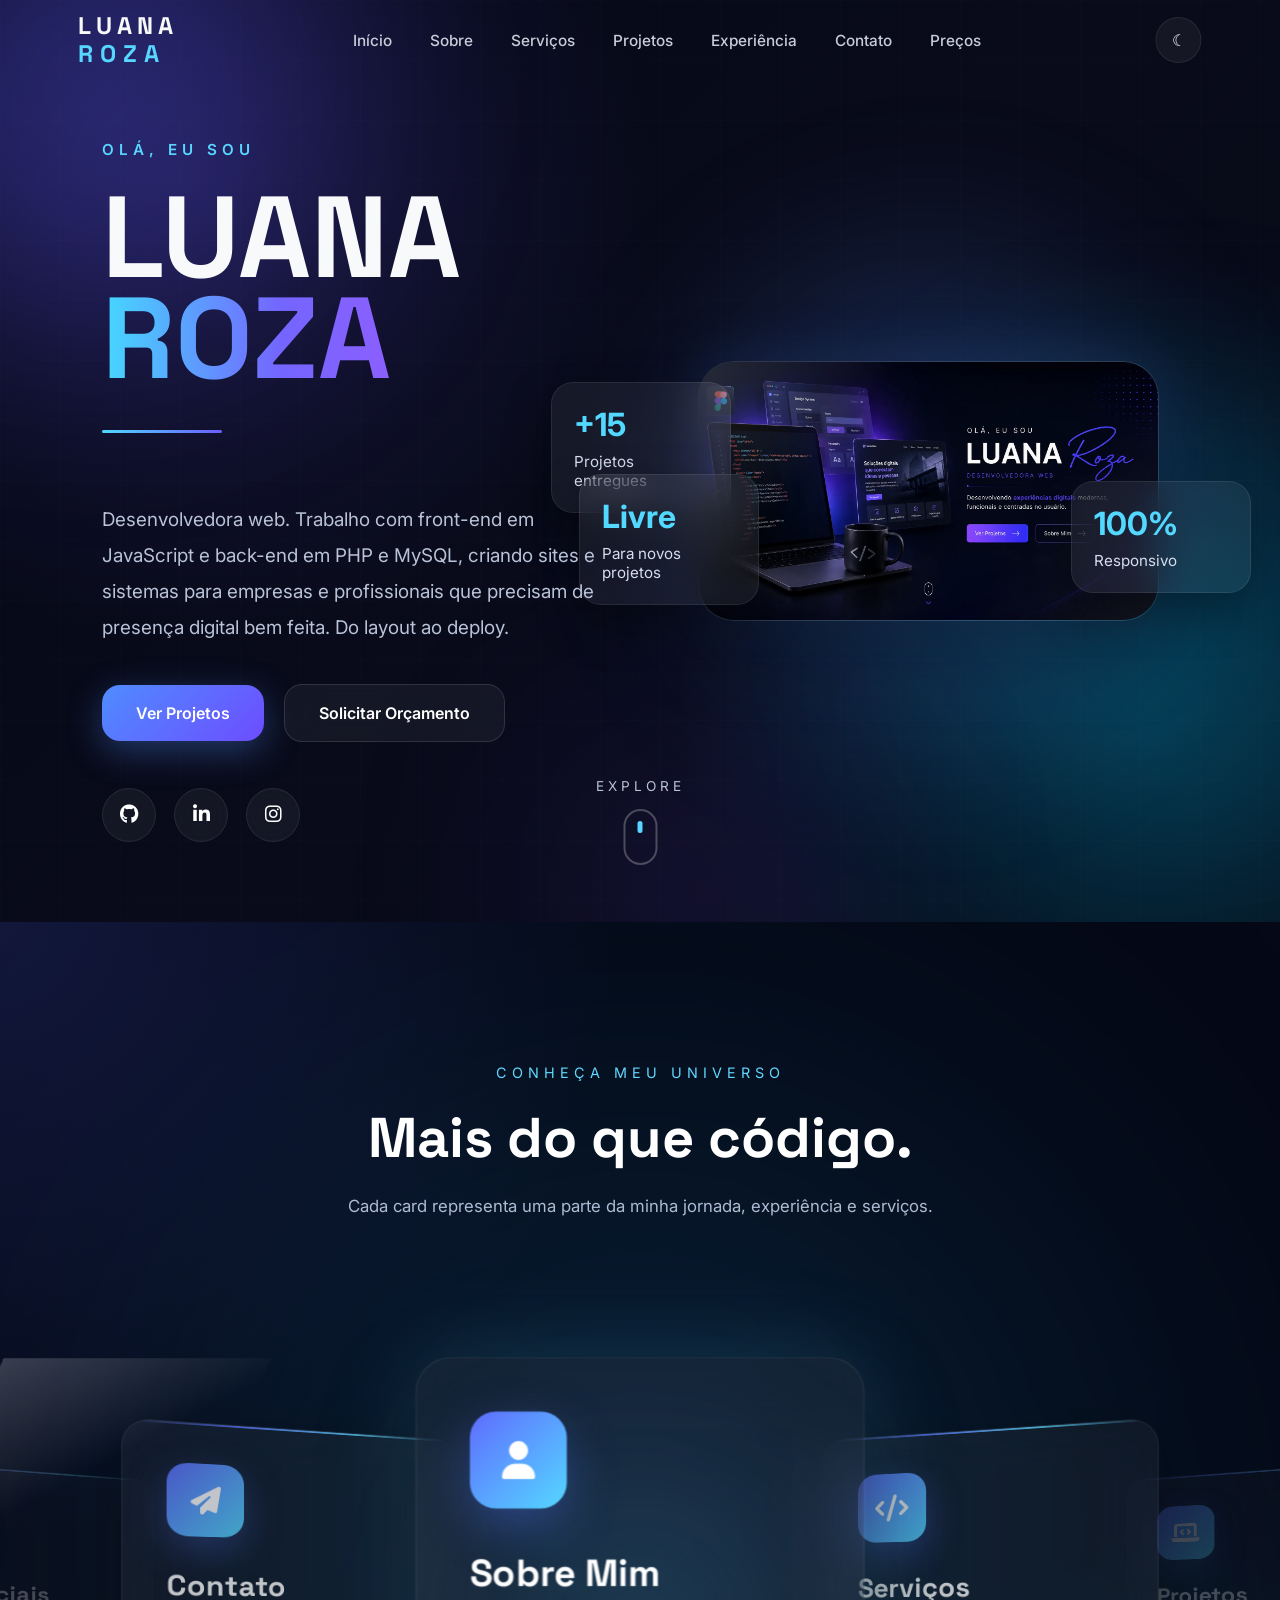
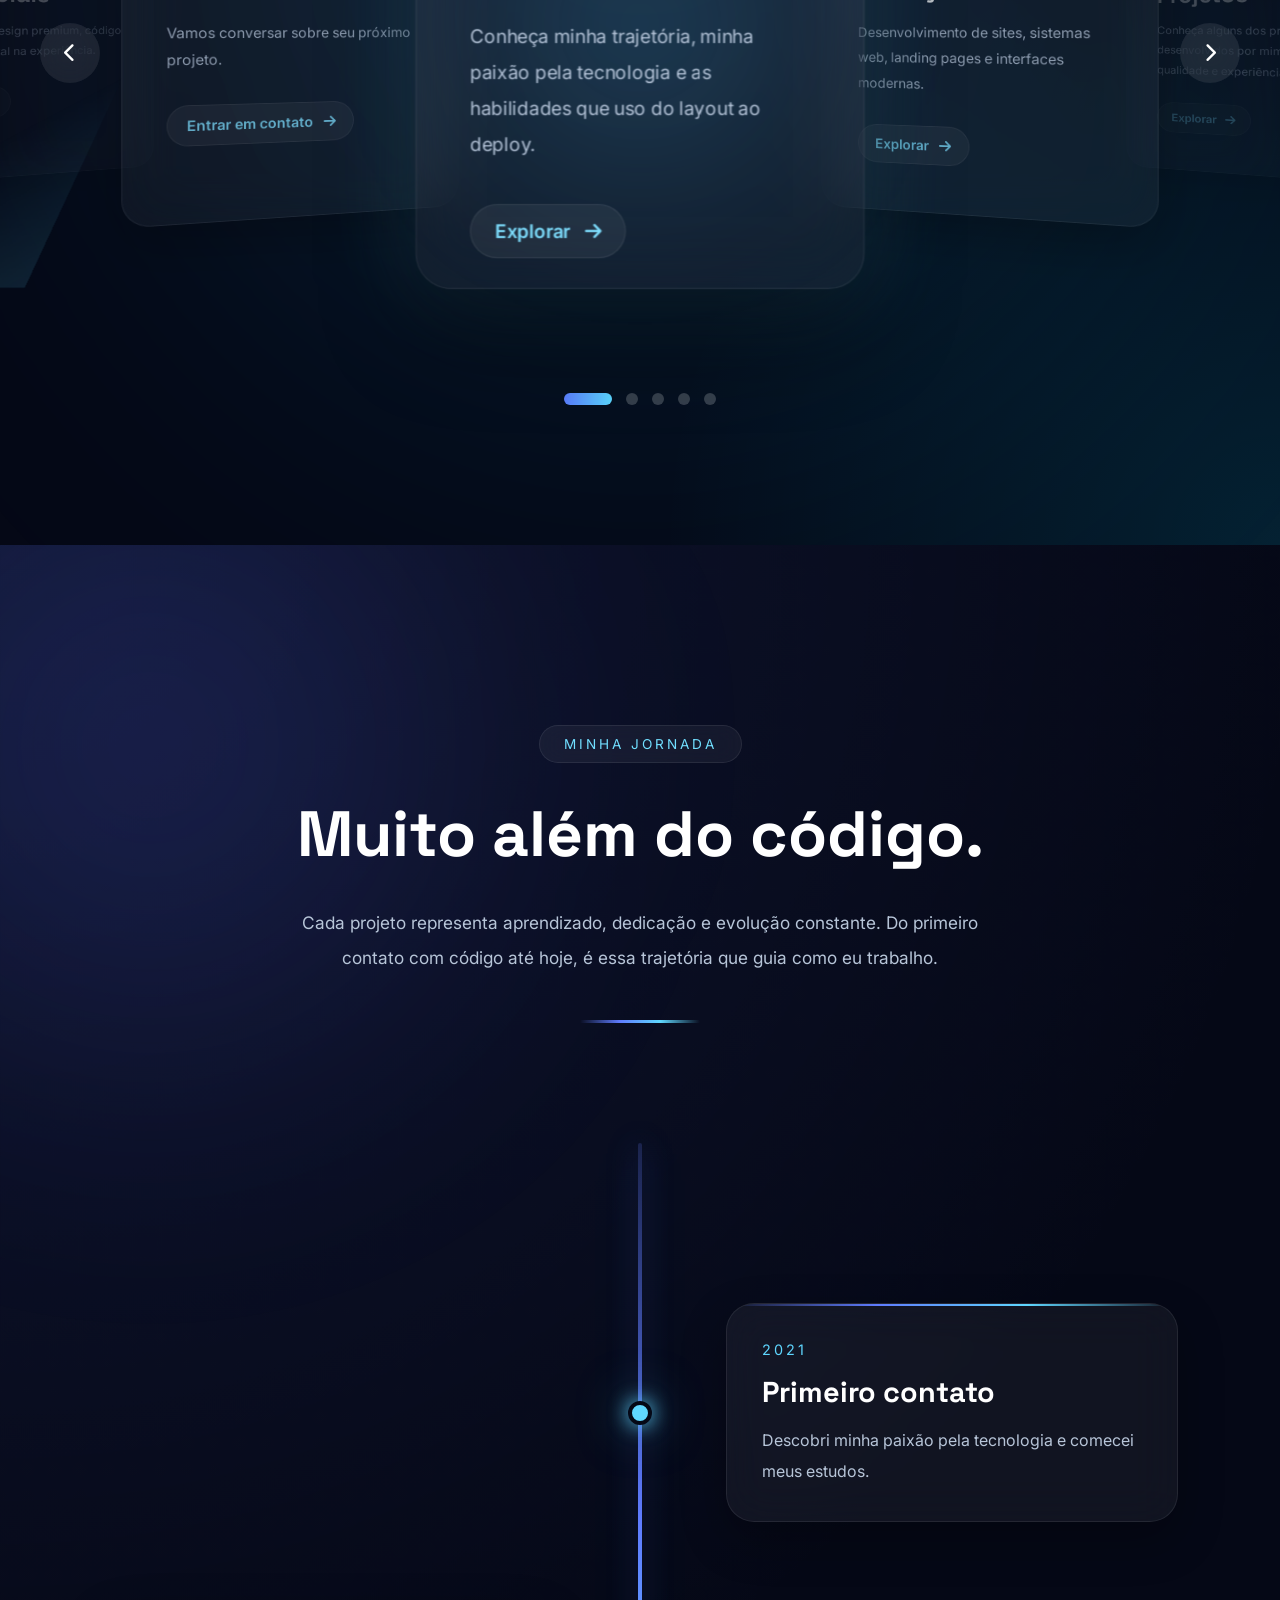
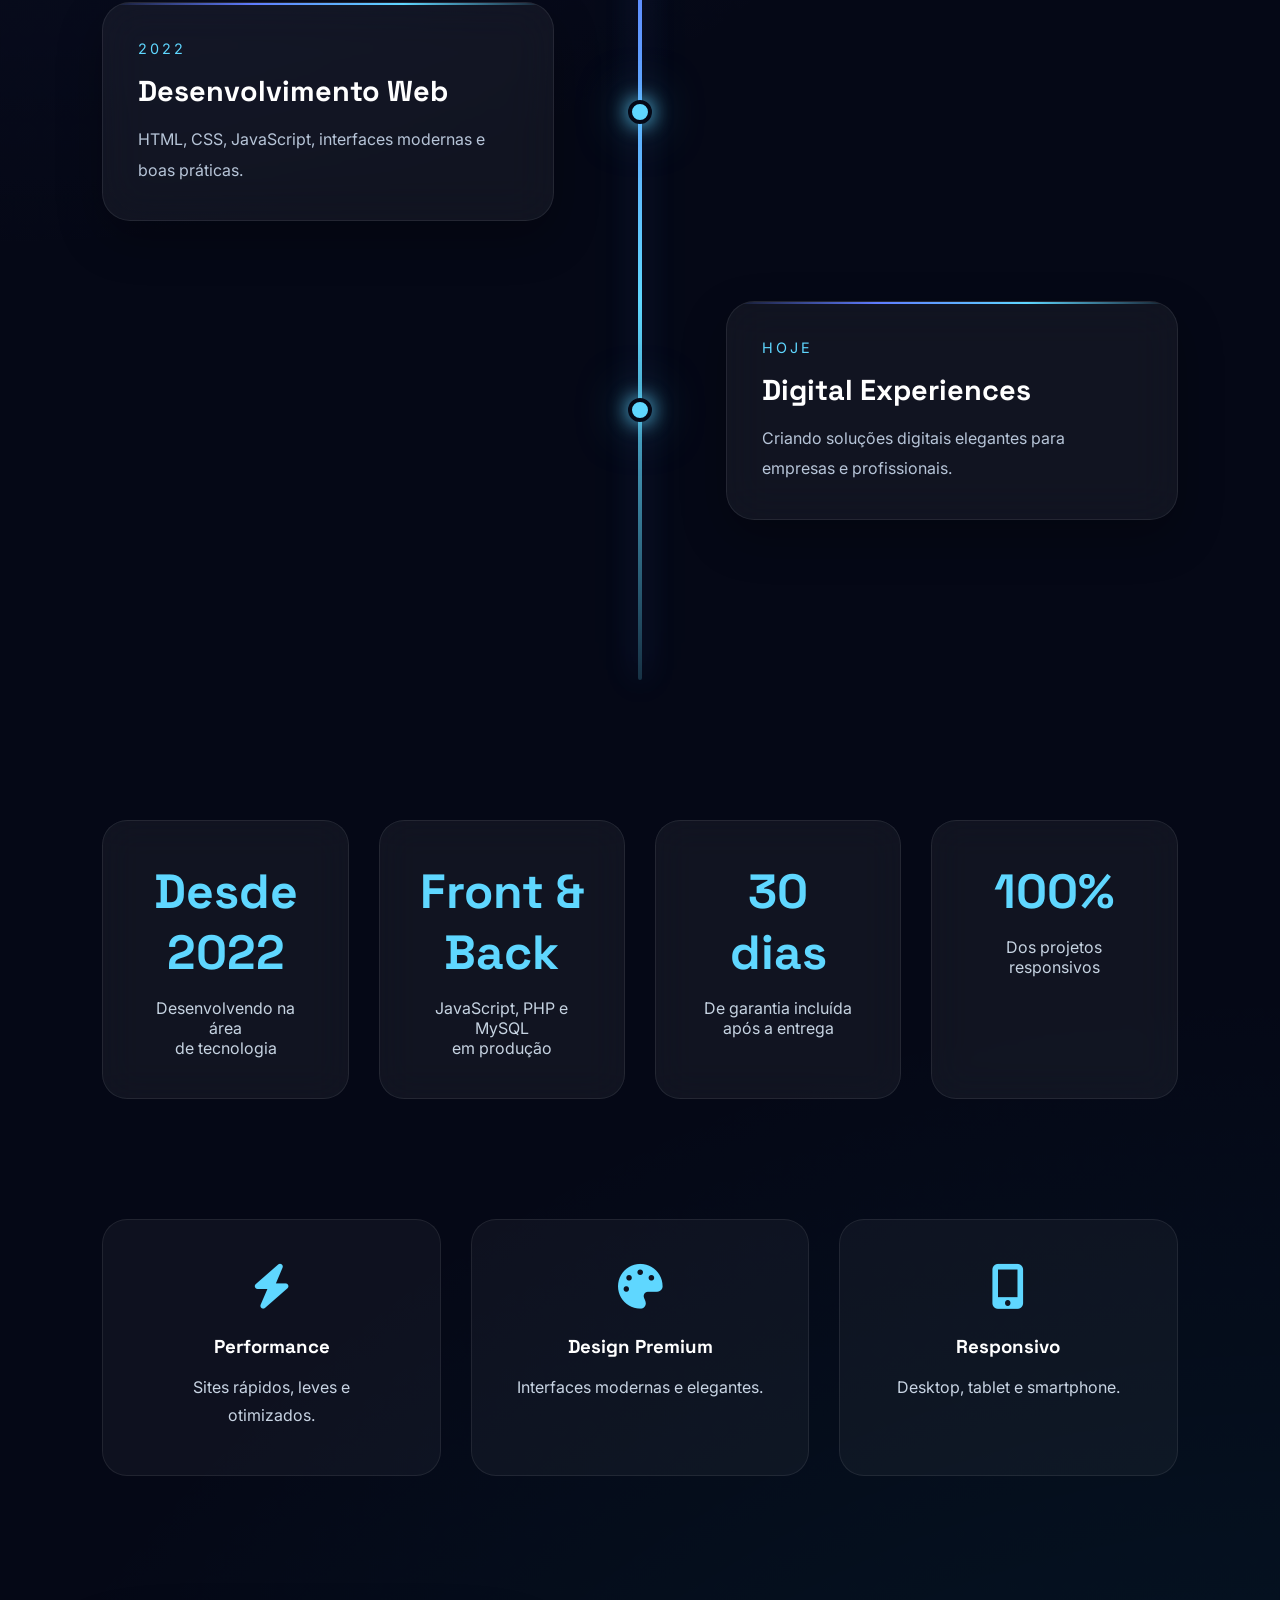
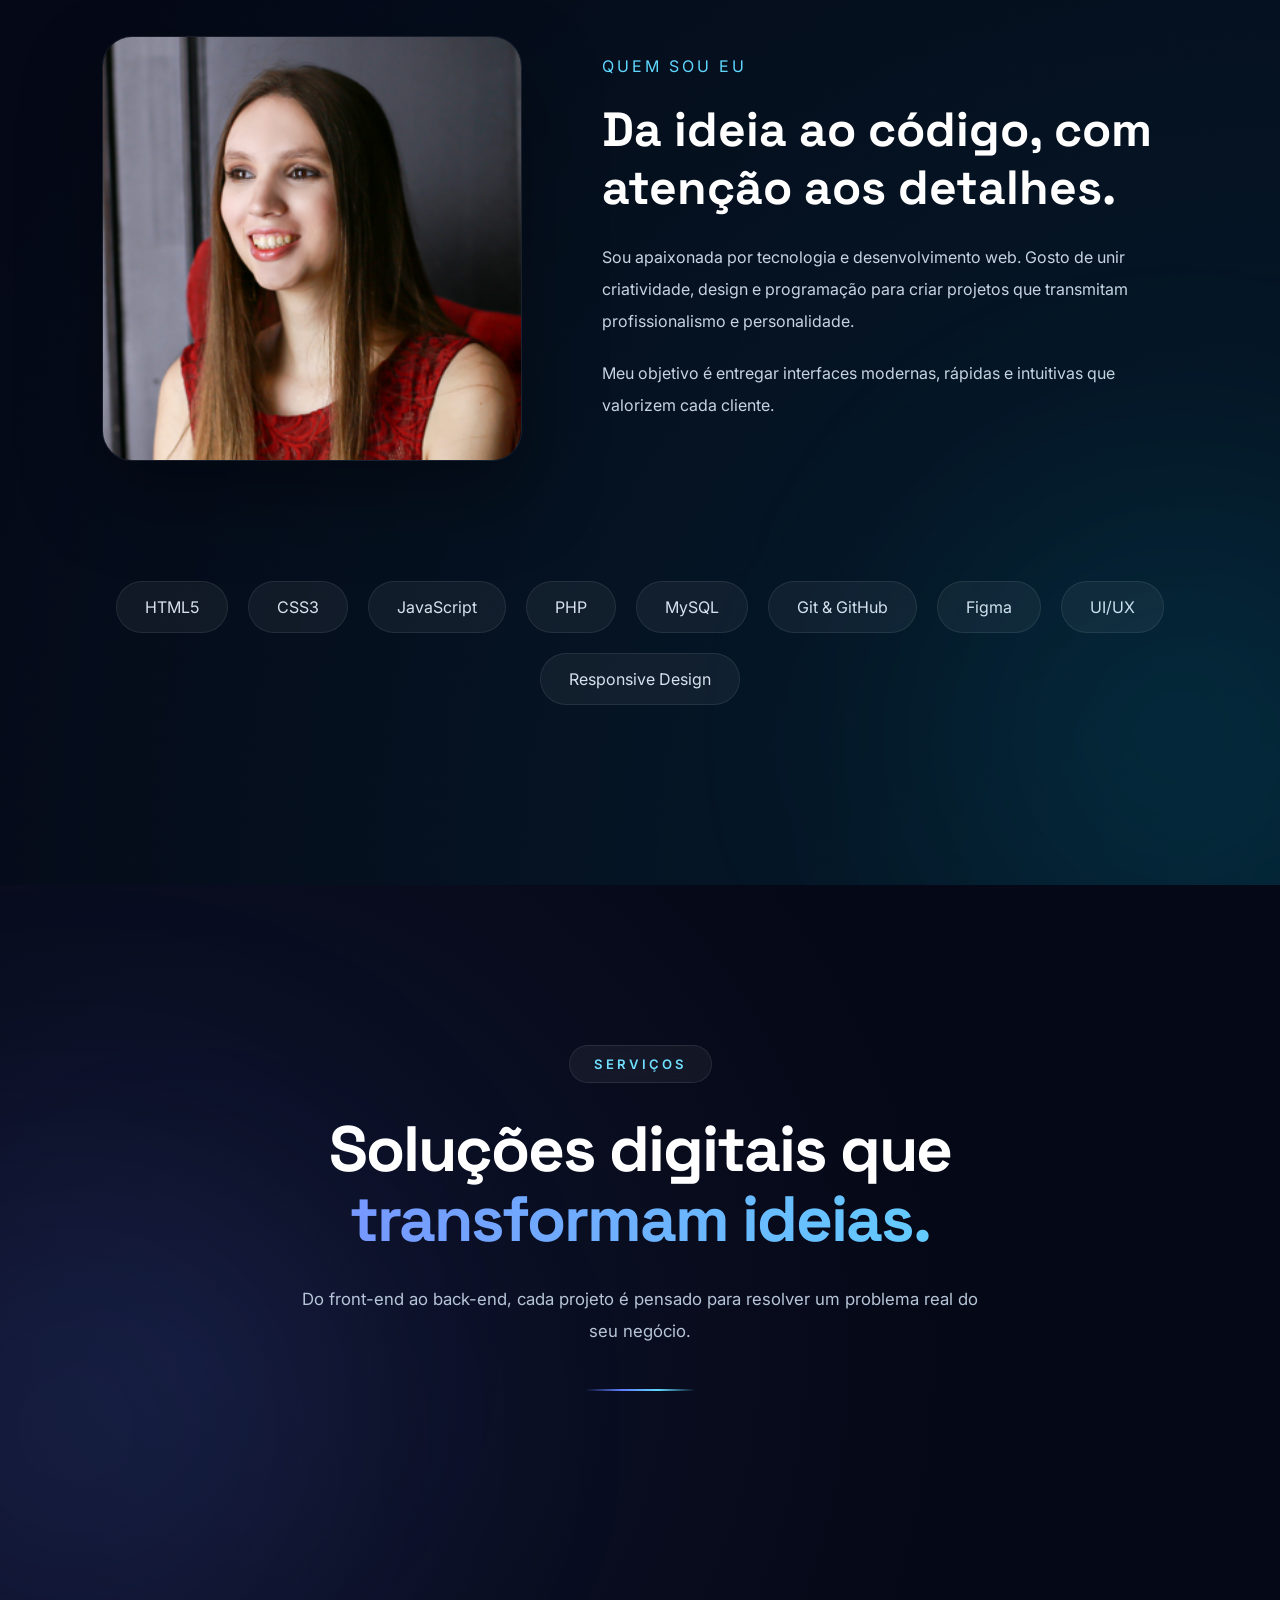
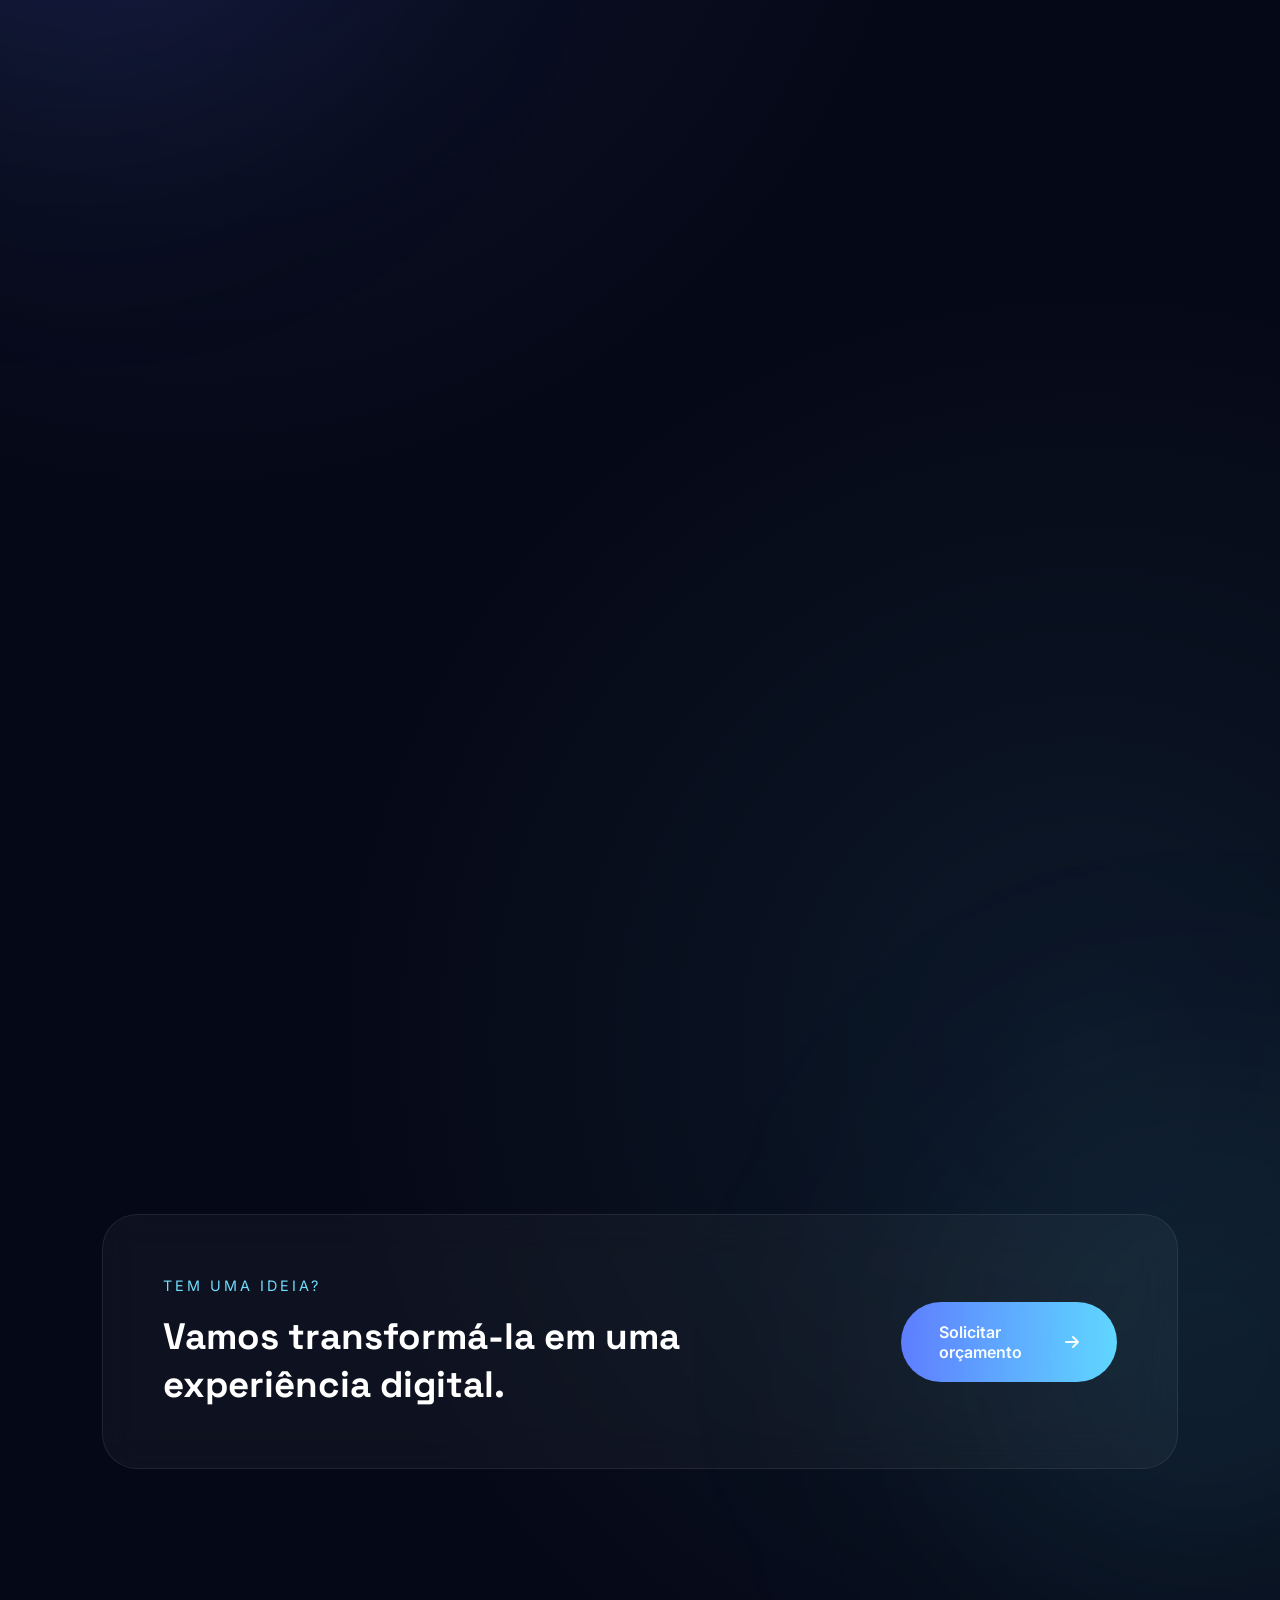
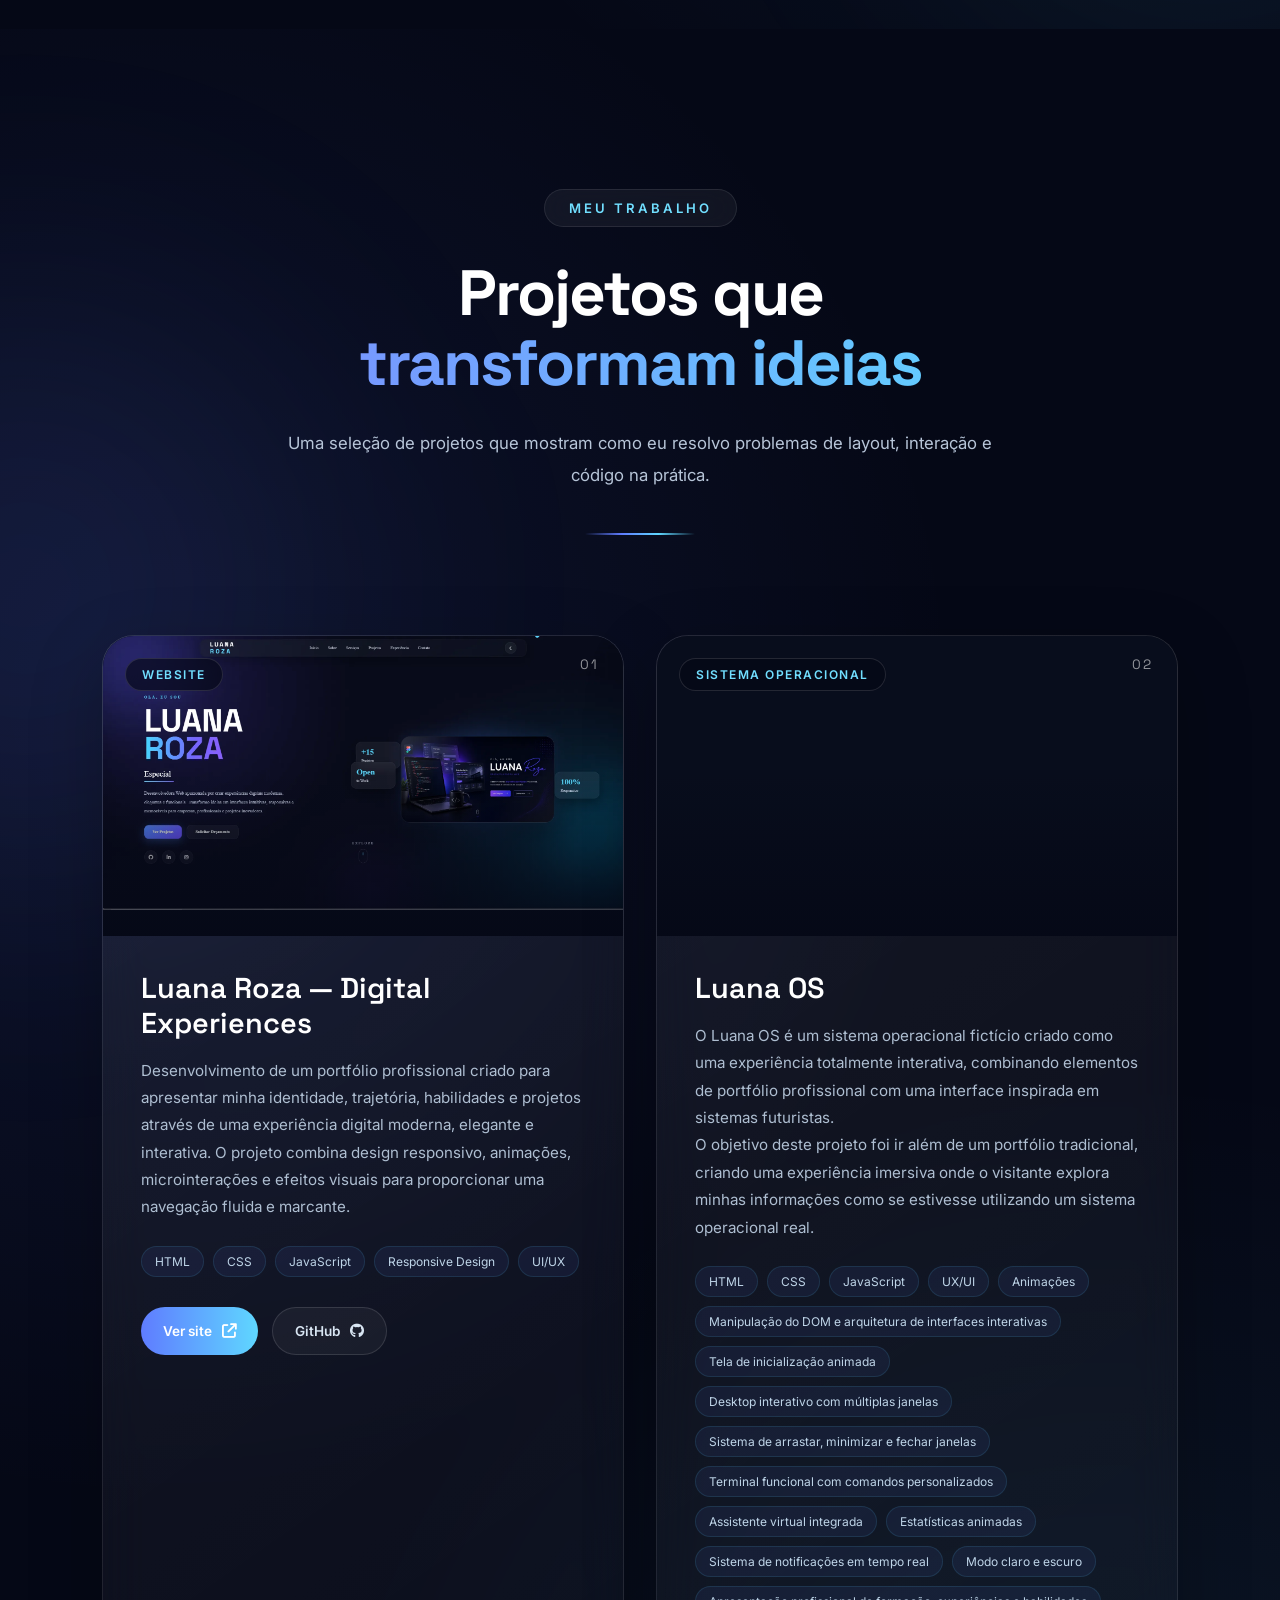
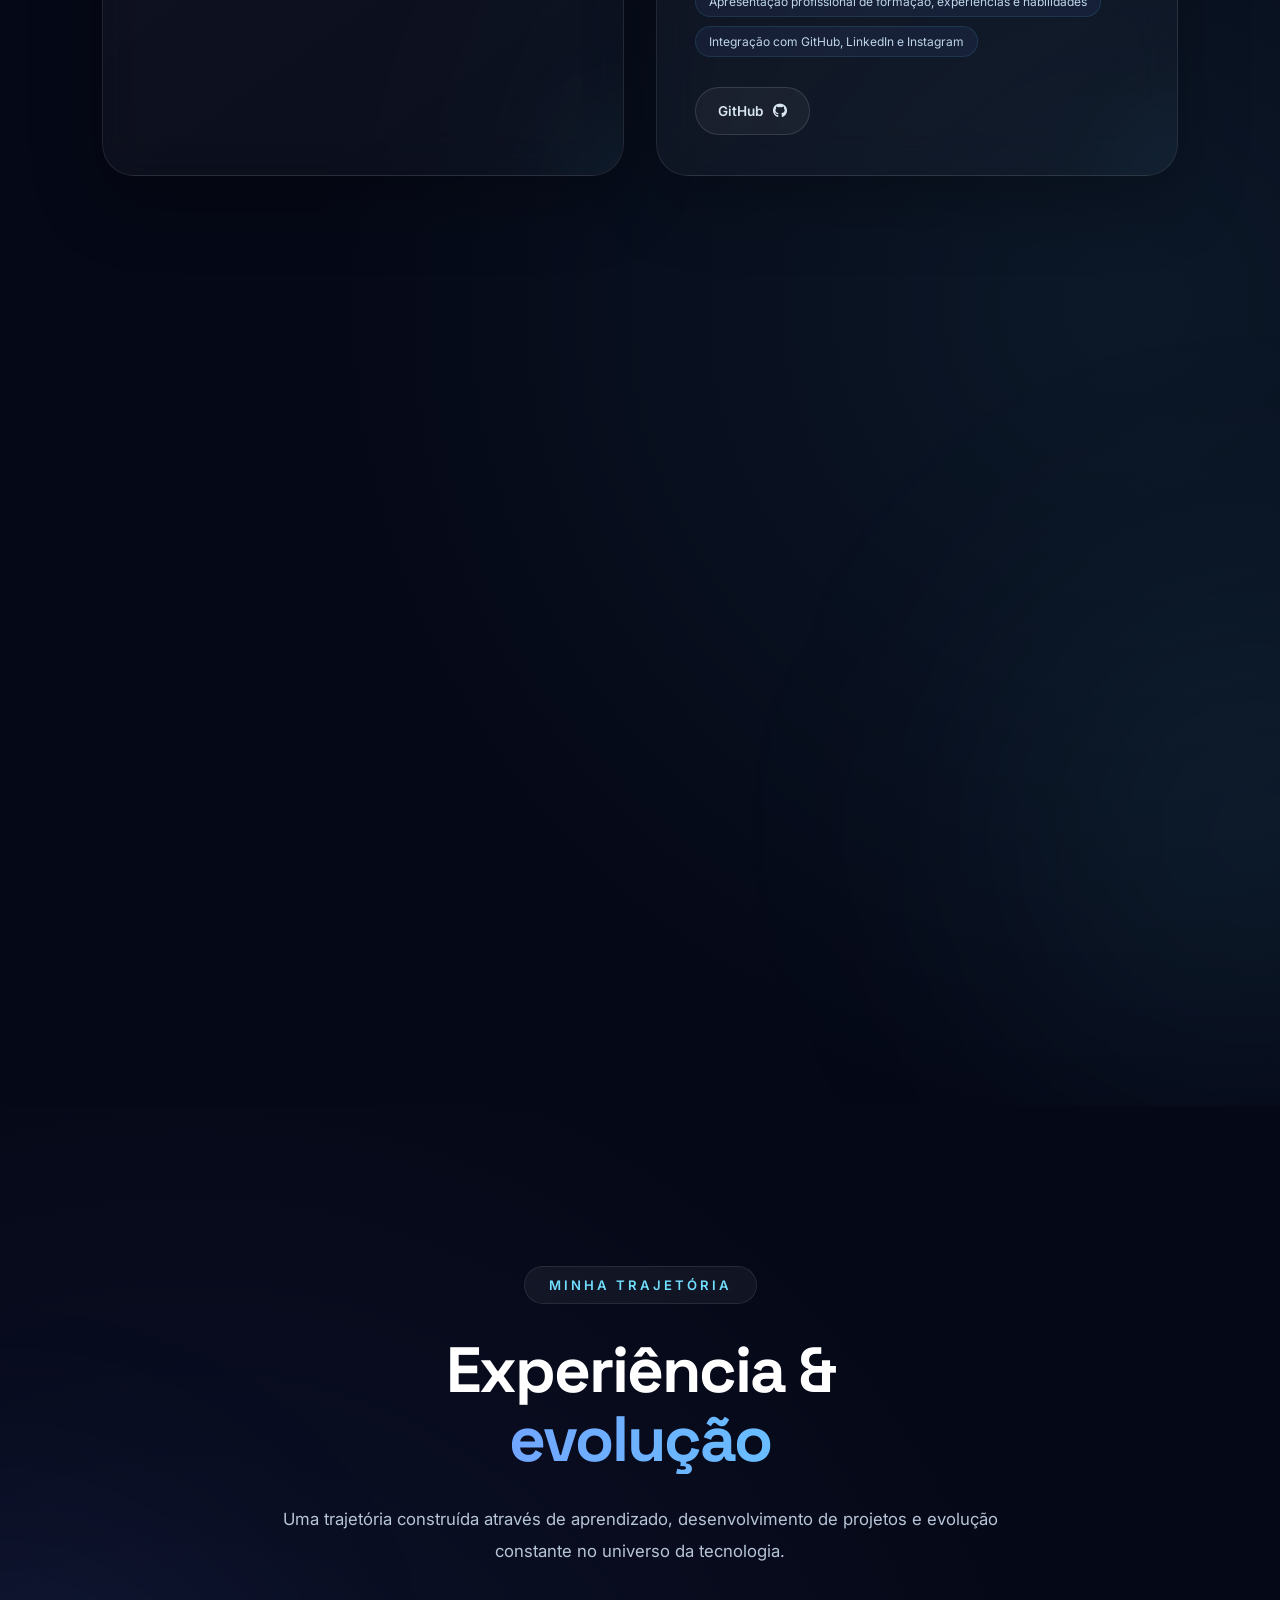
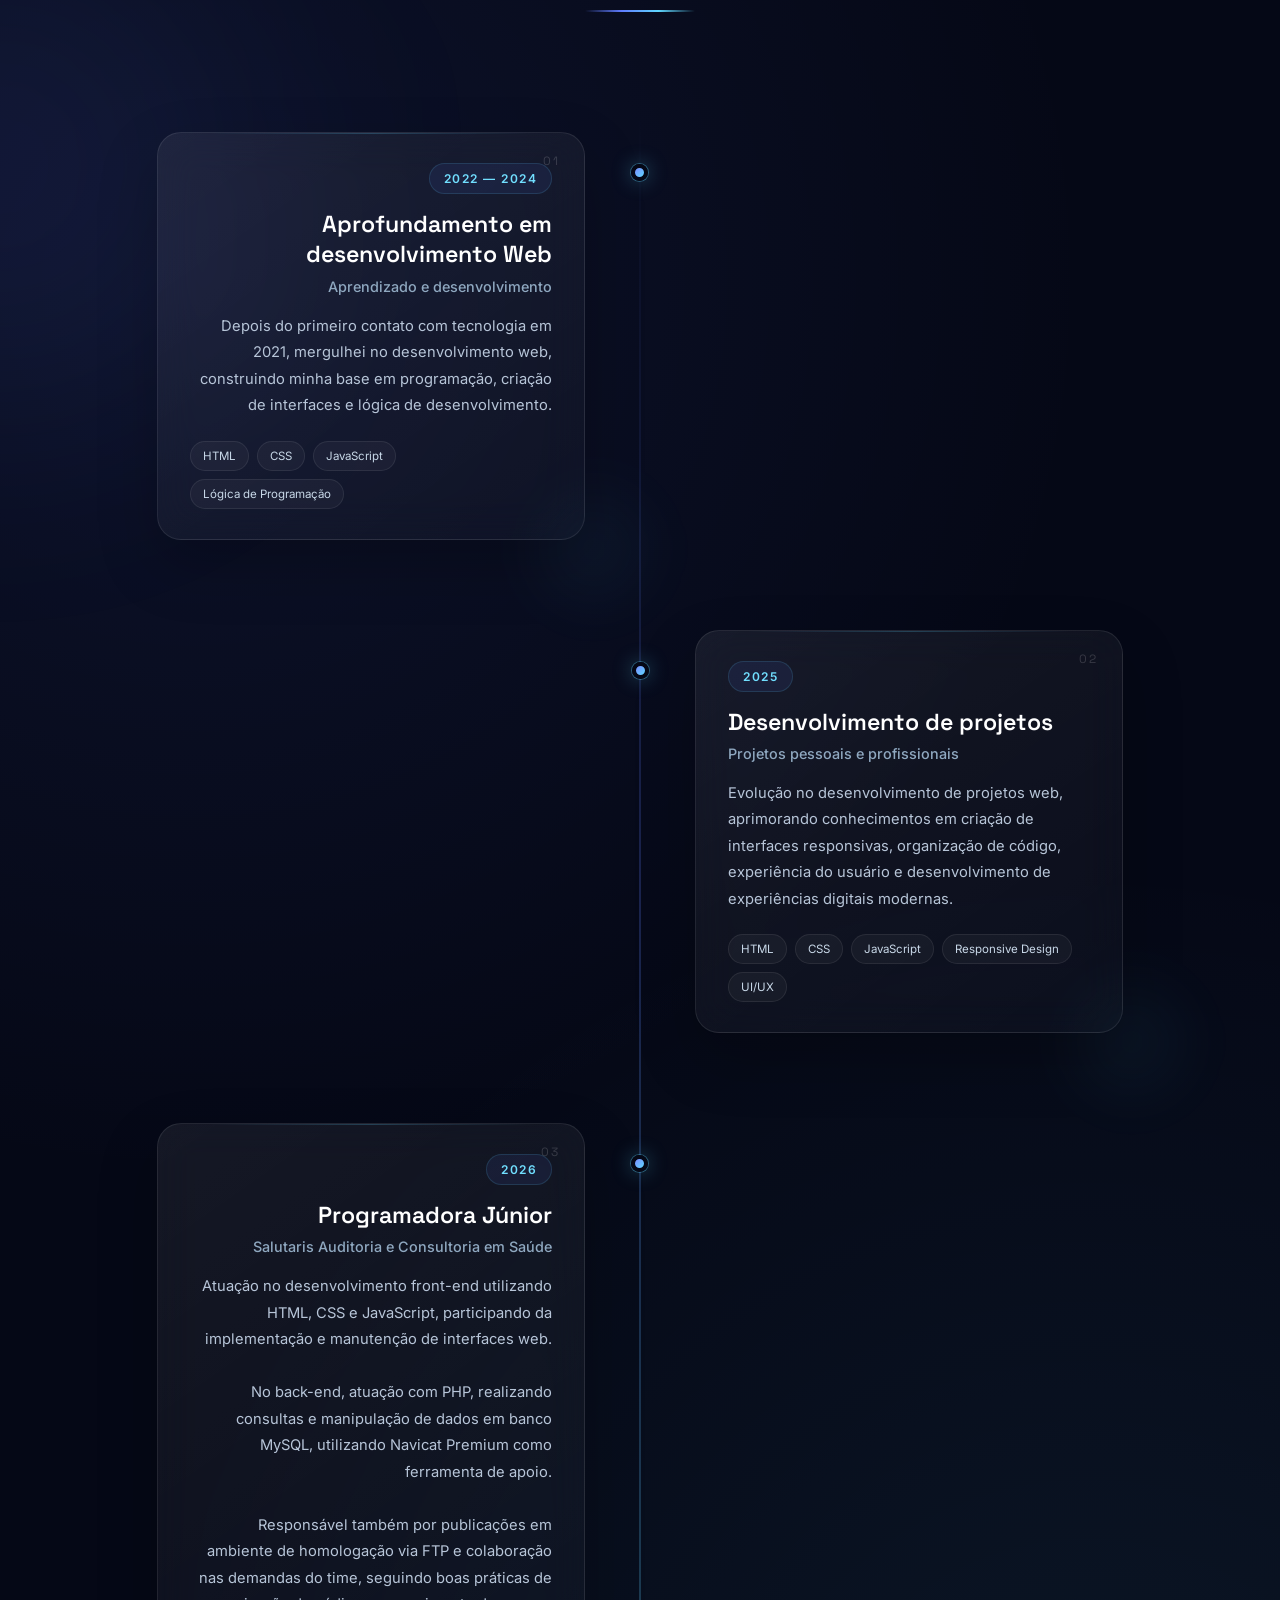
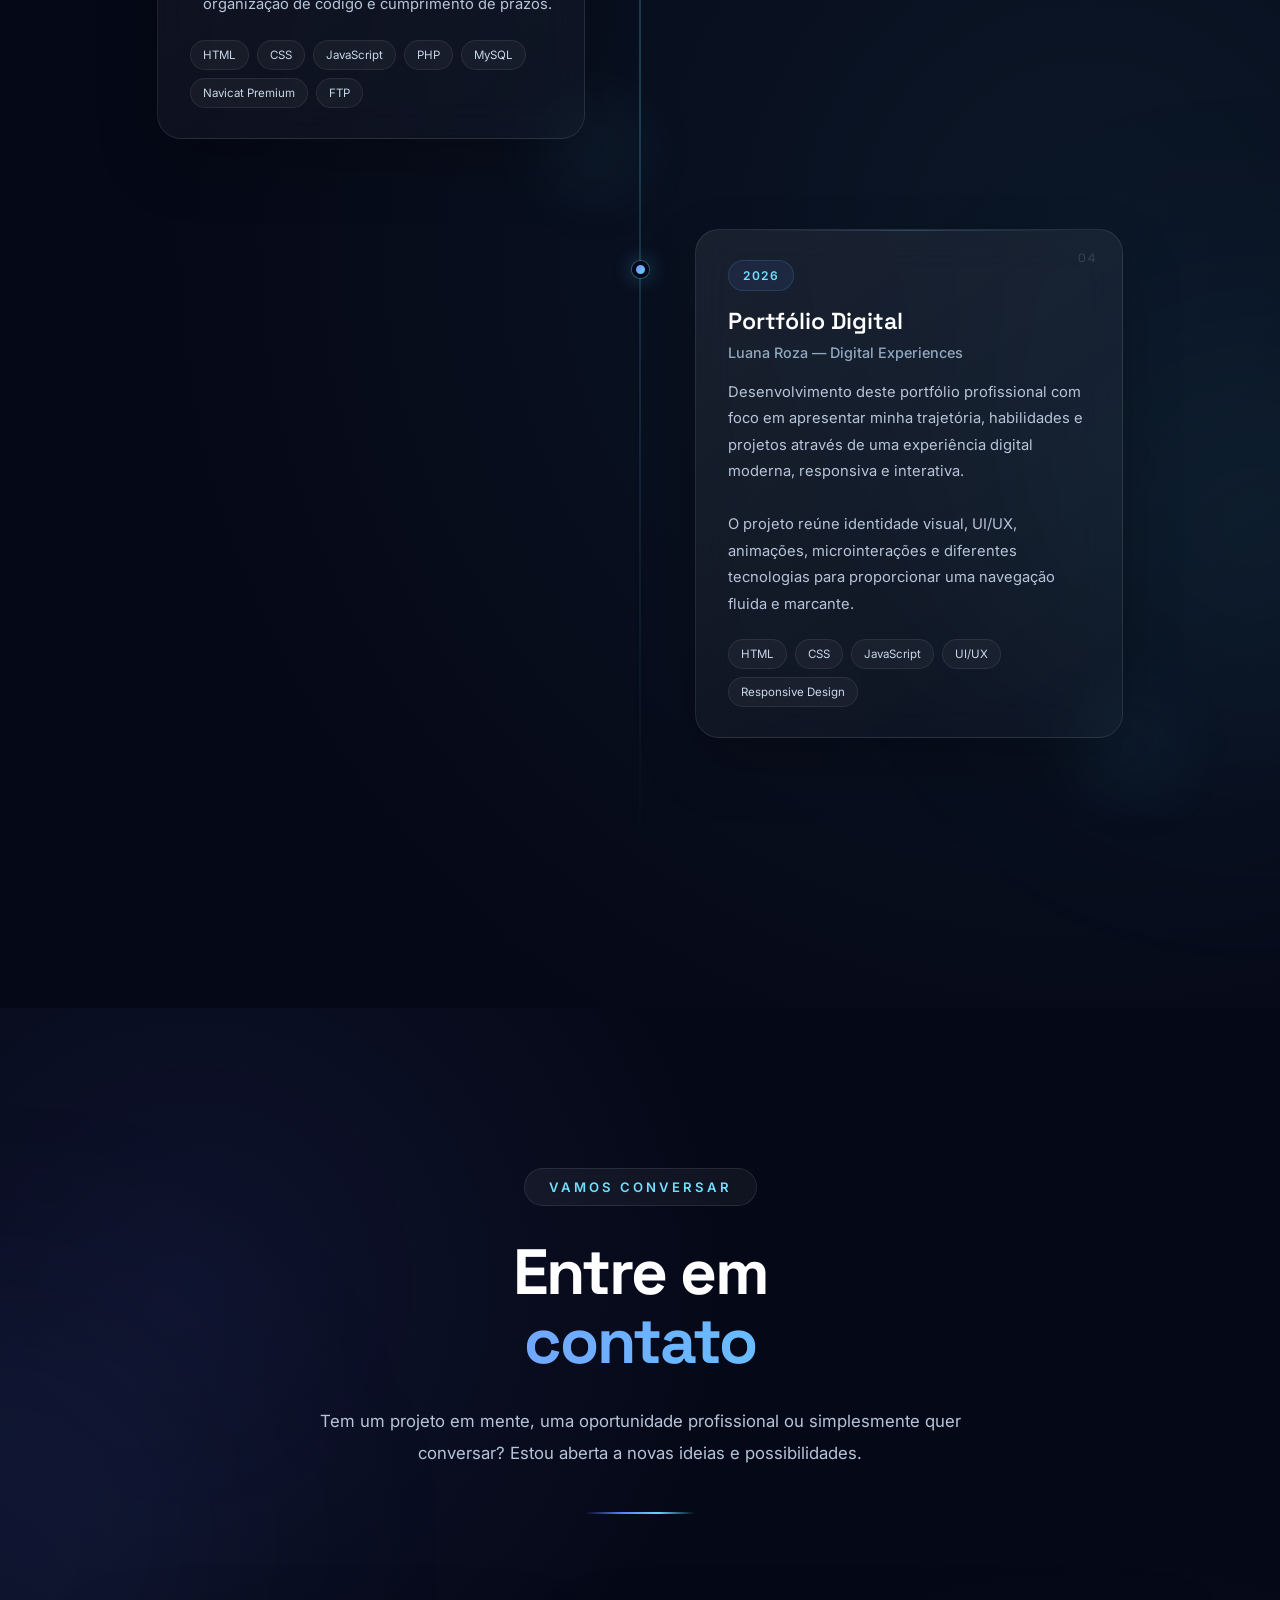
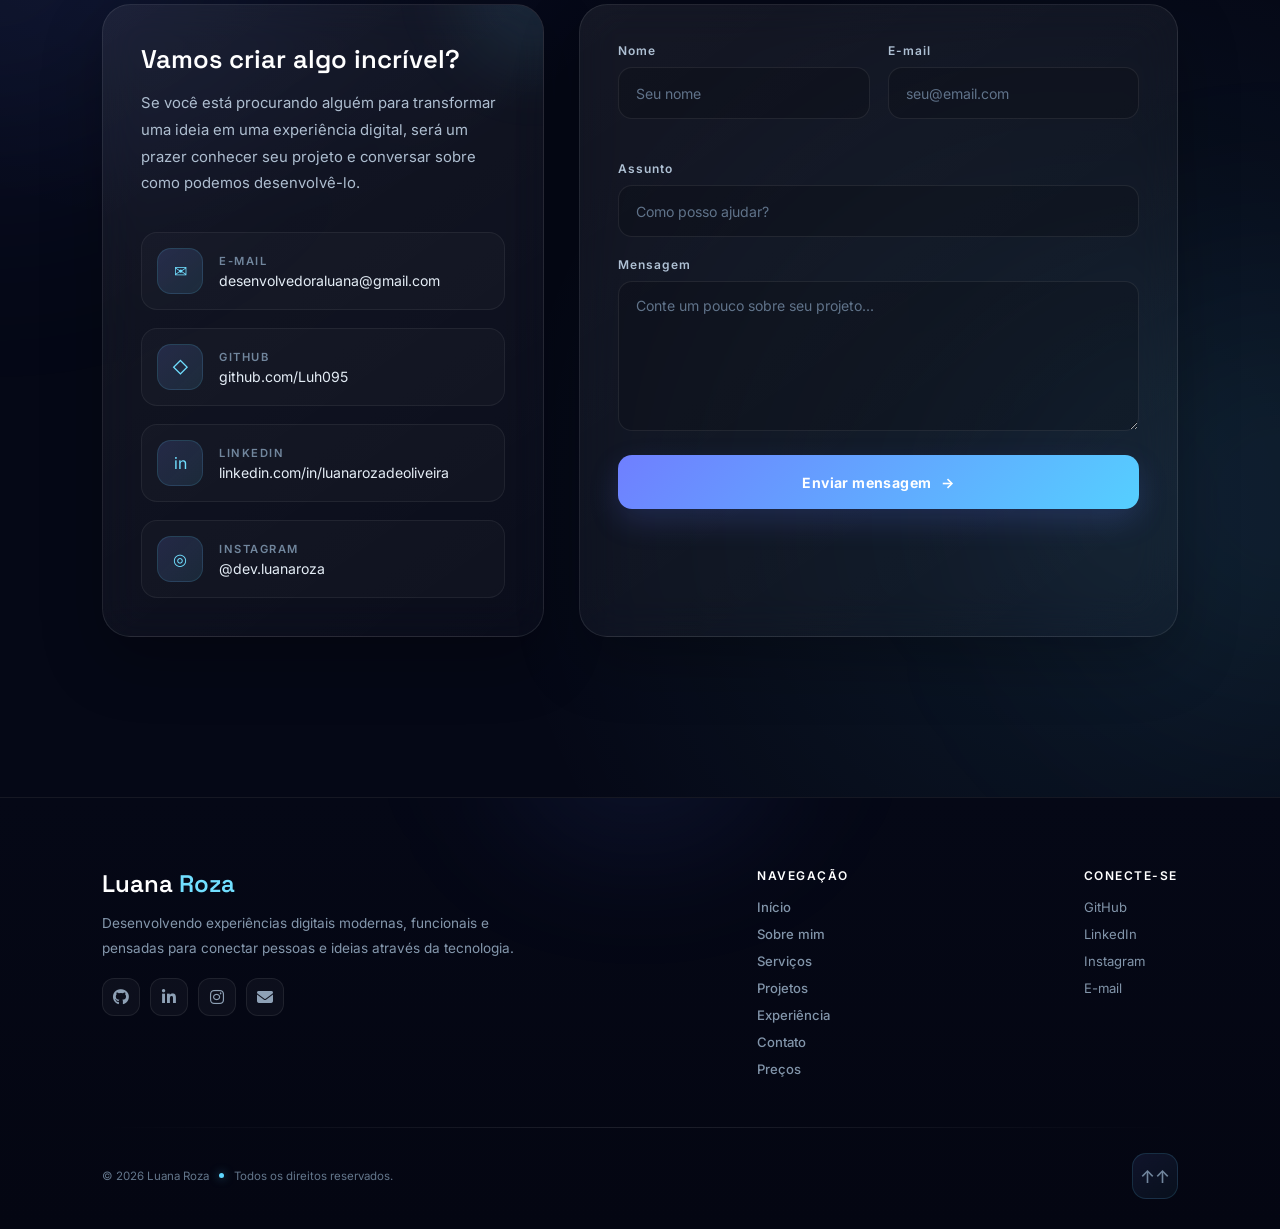
<file: index.html>
<!DOCTYPE html>
<html lang="pt-BR">

<head>

    <meta charset="UTF-8">
    <meta name="viewport" content="width=device-width, initial-scale=1.0">

    <title>Luana Roza | Desenvolvedora Web</title>

    <meta name="description"
        content="Desenvolvedora web. Front-end em JavaScript e back-end em PHP e MySQL, criando sites e sistemas para empresas e profissionais.">

    <meta name="author" content="Luana Roza">

    <link rel="icon" href="assets/favicon.png" type="image/png">
    <link rel="canonical" href="https://luh095.github.io/LuanaRozaDigitalExperiences/">

    <!-- Compartilhamento -->

    <meta property="og:type" content="website">
    <meta property="og:locale" content="pt_BR">
    <meta property="og:url" content="https://luh095.github.io/LuanaRozaDigitalExperiences/">
    <meta property="og:title" content="Luana Roza | Desenvolvedora Web">
    <meta property="og:description"
        content="Sites e sistemas web para empresas e profissionais. Front-end em JavaScript, back-end em PHP e MySQL.">
    <meta property="og:image" content="https://luh095.github.io/LuanaRozaDigitalExperiences/assets/og-cover.png">
    <meta name="twitter:card" content="summary_large_image">

    <!-- Google Fonts -->

    <link rel="preconnect" href="https://fonts.googleapis.com">

    <link rel="preconnect" href="https://fonts.gstatic.com" crossorigin>

    <link href="https://fonts.googleapis.com/css2?family=Inter:wght@300;400;500;600;700&family=Space+Grotesk:wght@400;500;600;700&display=swap"
        rel="stylesheet">

    <link rel="stylesheet"
    href="https://cdnjs.cloudflare.com/ajax/libs/font-awesome/6.5.2/css/all.min.css">

    <!-- CSS -->

    <link rel="stylesheet" href="css/reset.css">
    <link rel="stylesheet" href="css/variables.css">
    <link rel="stylesheet" href="css/style.css"> 
    <link rel="stylesheet" href="css/loader.css">
    <link rel="stylesheet" href="css/navbar.css">
    <link rel="stylesheet" href="css/carousel.css">
    <link rel="stylesheet" href="css/about.css">
    <link rel="stylesheet" href="css/hero.css">
    <link rel="stylesheet" href="css/spotlight.css">
    <link rel="stylesheet" href="css/animations.css">
    <link rel="stylesheet" href="css/services.css">
    <link rel="stylesheet" href="css/projects.css">
    <link rel="stylesheet" href="css/experience.css">
    <link rel="stylesheet" href="css/contact.css">
    <link rel="stylesheet" href="css/footer.css">

</head>

<body>

    <div id="spotlight"></div>

    <!-- ================================================= -->
    <!-- LOADER -->
    <!-- ================================================= -->

    <div id="loader">

        <div class="loader-content">

            <h1>LUANA ROZA</h1>

                <p>Digital Experiences</p>

            <span id="loaderText">
                Inicializando Interface...
            </span>

                <div class="progress">
                    <div class="progress-bar"></div>
                </div>

            <small id="loaderPercent">0%</small>
    </div>
</div>

    <!-- ================================================= -->
    <!-- CURSOR -->
    <!-- ================================================= -->


    <!-- ================================================= -->
    <!-- BACKGROUND -->
    <!-- ================================================= -->

    <canvas id="particles"></canvas>

    <div class="background-glow glow-1"></div>

    <div class="background-glow glow-2"></div>

    <!-- ================================================= -->
    <!-- HEADER -->
    <!-- ================================================= -->

    <header id="header">

        <div class="logo">

            <h2>

                LUANA

                <span>ROZA</span>

            </h2>

        </div>

        <nav id="mainNav">

            <ul>

                <li><a href="#hero">Início</a></li>

                <li><a href="#about">Sobre</a></li>

                <li><a href="#services">Serviços</a></li>

                <li><a href="#projects">Projetos</a></li>

                <li><a href="#experience">Experiência</a></li>

                <li><a href="#contact">Contato</a></li>

                <li><a href="precos.html">Preços</a></li>

            </ul>

        </nav>

        <div class="nav-actions">

            <button id="themeBtn" type="button" aria-label="Alternar tema">

                ☾

            </button>

            <button
                id="menuBtn"
                class="menu-toggle"
                type="button"
                aria-label="Abrir menu"
                aria-expanded="false"
                aria-controls="mainNav">
                <span aria-hidden="true"></span>
                <span aria-hidden="true"></span>
                <span aria-hidden="true"></span>
            </button>

        </div>

    </header>

    <!-- ================================================= -->
    <!-- HERO -->
    <!-- ================================================= -->

    

    <section id="hero">

        <div class="hero-bg">

            <span></span>
            <span></span>
            <span></span>

        </div>

        <div class="hero-grid"></div>

        <div class="hero-noise"></div>

        <!-- ESQUERDA -->

        <div class="hero-left">

            <p class="hero-mini">

                Olá, eu sou

            </p>

            <h1>

                LUANA

                <span>ROZA</span>

            </h1>

            <h2 id="changingText">

                Digital Experiences

            </h2>

            <p class="hero-description">

                Desenvolvedora web. Trabalho com front-end em
                JavaScript e back-end em PHP e MySQL, criando sites
                e sistemas para empresas e profissionais que precisam
                de presença digital bem feita. Do layout ao deploy.

            </p>

            <div class="hero-buttons">

                <a href="#projects" class="primary-btn">

                    Ver Projetos

                </a>

                <a href="precos.html" class="secondary-btn">

                    Solicitar Orçamento

                </a>

            </div>

            <div class="socials">

                <a href="https://github.com/Luh095"
                    target="_blank" rel="noopener noreferrer" aria-label="GitHub">

                    <i class="fa-brands fa-github" aria-hidden="true"></i>

                </a>

                <a href="https://www.linkedin.com/in/luanarozadeoliveira/"
                    target="_blank" rel="noopener noreferrer" aria-label="LinkedIn">

                    <i class="fa-brands fa-linkedin-in" aria-hidden="true"></i>

                </a>

                <a href="https://instagram.com/dev.luanaroza"
                    target="_blank" rel="noopener noreferrer" aria-label="Instagram">

                    <i class="fa-brands fa-instagram" aria-hidden="true"></i>

                </a>
            </div>
        </div>

        <!-- DIREITA -->

        <div class="hero-right">

            <div class="image-glow" aria-hidden="true"></div>

            <div class="hero-frame">
                <div class="hero-reflection" aria-hidden="true"></div>
                <picture>
                    <source srcset="assets/hero.webp" type="image/webp">
                    <img
                        src="assets/hero.png"
                        id="heroImage"
                        width="1672"
                        height="941"
                        fetchpriority="high"
                        decoding="async"
                        alt="Luana Roza, desenvolvedora web">
                </picture>
            </div>

            <ul class="hero-cards">
                <li class="hero-card card1"><span>+15</span><p>Projetos entregues</p></li>
                <li class="hero-card card2"><span>100%</span><p>Responsivo</p></li>
                <li class="hero-card card3"><span>Livre</span><p>Para novos projetos</p></li>
            </ul>

        </div>

    </section>

    <!-- ================================================= -->
    <!-- SCROLL -->
    <!-- ================================================= -->

    <div class="scroll-indicator">

        <span>Explore</span>

        <div class="mouse">

            <div class="wheel"></div>

        </div>

    </div>

    <!-- ================================================= -->
    <!-- CARROSSEL -->
    <!-- ================================================= -->
<!-- ================================================= -->
<!-- PREMIUM COVER FLOW -->
<!-- ================================================= -->

<section id="carousel">

    <div class="carousel-title">

        <span>Conheça meu universo</span>

        <h2>Mais do que código.</h2>

        <p>
            Cada card representa uma parte da minha jornada,
            experiência e serviços.
        </p>

    </div>

    <div class="carousel-container">

        <button class="carousel-button prev">

            <i class="fa-solid fa-chevron-left"></i>

        </button>

        <div class="carousel-track">

            <!-- CARD 1 -->

            <article class="carousel-card">

                <div class="card-icon">

                    <i class="fa-solid fa-user"></i>

                </div>

                <h3>Sobre Mim</h3>

                <p>

                    Conheça minha trajetória,
                    minha paixão pela tecnologia
                    e as habilidades que uso
                    do layout ao deploy.

                </p>

                <a href="#about">

                    Explorar

                    <i class="fa-solid fa-arrow-right"></i>

                </a>

            </article>

            <!-- CARD 2 -->

            <article class="carousel-card">

                <div class="card-icon">

                    <i class="fa-solid fa-code"></i>

                </div>

                <h3>Serviços</h3>

                <p>

                    Desenvolvimento de sites,
                    sistemas web,
                    landing pages
                    e interfaces modernas.

                </p>

                <a href="#services">

                    Explorar

                    <i class="fa-solid fa-arrow-right"></i>

                </a>

            </article>

            <!-- CARD 3 -->

            <article class="carousel-card">

                <div class="card-icon">

                    <i class="fa-solid fa-laptop-code"></i>

                </div>

                <h3>Projetos</h3>

                <p>

                    Conheça alguns dos projetos
                    desenvolvidos por mim
                    com foco em qualidade
                    e experiência.

                </p>

                <a href="#projects">

                    Explorar

                    <i class="fa-solid fa-arrow-right"></i>

                </a>

            </article>

            <!-- CARD 4 -->

            <article class="carousel-card">

                <div class="card-icon">

                    <i class="fa-solid fa-star"></i>

                </div>

                <h3>Diferenciais</h3>

                <p>

                    Performance,
                    design premium,
                    código limpo
                    e foco total na experiência.

                </p>

                <a href="#experience">

                    Explorar

                    <i class="fa-solid fa-arrow-right"></i>

                </a>

            </article>

            <!-- CARD 5 -->

            <article class="carousel-card">

                <div class="card-icon">

                    <i class="fa-solid fa-paper-plane"></i>

                </div>

                <h3>Contato</h3>

                <p>

                    Vamos conversar
                    sobre seu próximo projeto.

                </p>

                <a href="#contact">

                    Entrar em contato

                    <i class="fa-solid fa-arrow-right"></i>

                </a>

            </article>

        </div>

        <button class="carousel-button next">

            <i class="fa-solid fa-chevron-right"></i>

        </button>

    </div>

    <div class="carousel-indicators"></div>

</section>

    <!-- ================================================= -->
    <!-- SOBRE -->
    <!-- ================================================= -->

    <!-- ================================================= -->
<!-- ABOUT -->
<!-- ================================================= -->

<section id="about">

    <div class="about-header">

        <span class="section-tag">

            Minha Jornada

        </span>

        <h2>

            Muito além do código.

        </h2>

        <p>

            Cada projeto representa aprendizado,
            dedicação e evolução constante.
            Do primeiro contato com código até hoje,
            é essa trajetória que guia como eu trabalho.

        </p>

    </div>

    <div class="timeline">

        <div class="timeline-line"></div>

        <div class="timeline-item">

            <div class="timeline-dot"></div>

            <div class="timeline-card">

                <span>2021</span>

                <h3>Primeiro contato</h3>

                <p>

                    Descobri minha paixão pela tecnologia
                    e comecei meus estudos.

                </p>

            </div>

        </div>

        <div class="timeline-item">

            <div class="timeline-dot"></div>

            <div class="timeline-card">

                <span>2022</span>

                <h3>Desenvolvimento Web</h3>

                <p>

                    HTML, CSS, JavaScript,
                    interfaces modernas
                    e boas práticas.

                </p>

            </div>

        </div>

        <div class="timeline-item">

            <div class="timeline-dot"></div>

            <div class="timeline-card">

                <span>Hoje</span>

                <h3>Digital Experiences</h3>

                <p>

                    Criando soluções digitais
                    elegantes para empresas
                    e profissionais.

                </p>

            </div>

        </div>

    </div>

    <!-- ================================================ -->
<!-- ESTATÍSTICAS -->
<!-- ================================================ -->

<div class="about-stats">

    <div class="stat-card">

        <h3>Desde 2022</h3>

        <p>Desenvolvendo na área<br>de tecnologia</p>

    </div>

    <div class="stat-card">

        <h3>Front &amp; Back</h3>

        <p>JavaScript, PHP e MySQL<br>em produção</p>

    </div>

    <div class="stat-card">

        <h3>30 dias</h3>

        <p>De garantia incluída<br>após a entrega</p>

    </div>

    <div class="stat-card">

        <h3>100%</h3>

        <p>Dos projetos<br>responsivos</p>

    </div>

</div>

<!-- ================================================ -->
<!-- DIFERENCIAIS -->
<!-- ================================================ -->

<div class="about-features">

    <div class="feature-card">

        <i class="fa-solid fa-bolt"></i>

        <h3>Performance</h3>

        <p>Sites rápidos, leves e otimizados.</p>

    </div>

    <div class="feature-card">

        <i class="fa-solid fa-palette"></i>

        <h3>Design Premium</h3>

        <p>Interfaces modernas e elegantes.</p>

    </div>

    <div class="feature-card">

        <i class="fa-solid fa-mobile-screen-button"></i>

        <h3>Responsivo</h3>

        <p>Desktop, tablet e smartphone.</p>

    </div>

</div>

<!-- ================================================ -->
<!-- SOBRE MIM -->
<!-- ================================================ -->

<div class="about-profile">

    <div class="profile-photo">

        <img src="assets/profile.png" alt="Luana Roza">

    </div>

    <div class="profile-content">

        <span>Quem sou eu</span>

        <h2>Da ideia ao código, com atenção aos detalhes.</h2>

        <p>

            Sou apaixonada por tecnologia e desenvolvimento web.
            Gosto de unir criatividade, design e programação para
            criar projetos que transmitam profissionalismo e
            personalidade.

        </p>

        <p>

            Meu objetivo é entregar interfaces modernas,
            rápidas e intuitivas que valorizem cada cliente.

        </p>

    </div>

</div>

<!-- ================================================ -->
<!-- TECNOLOGIAS -->
<!-- ================================================ -->

<div class="tech-stack">

    <span>HTML5</span>

    <span>CSS3</span>

    <span>JavaScript</span>

    <span>PHP</span>

    <span>MySQL</span>

    <span>Git &amp; GitHub</span>

    <span>Figma</span>

    <span>UI/UX</span>

    <span>Responsive Design</span>

</div>

</section>

    <!-- ================================================= -->
    <!-- SERVIÇOS -->
    <!-- ================================================= -->

    <section id="services">

    <!-- CABEÇALHO DA SEÇÃO -->

    <div class="services-header">

        <span class="services-tag">
            Serviços
        </span>

        <h2>
            Soluções digitais que
            <span>transformam ideias.</span>
        </h2>

        <p>
            Do front-end ao back-end, cada projeto é pensado
            para resolver um problema real do seu negócio.
        </p>

    </div>


    <!-- CARDS DE SERVIÇOS -->

    <div class="services-grid">


        <!-- SERVIÇO 01 -->

        <article class="service-card">

            <span class="service-number">
                01
            </span>

            <div class="service-icon">

                <i class="fa-solid fa-code"></i>

            </div>

            <h3>
                Desenvolvimento Web
            </h3>

            <p>
                Desenvolvimento de sites modernos,
                rápidos e personalizados, do front-end
                ao back-end quando o projeto precisa.
            </p>

            <ul>

                <li>Sites profissionais</li>

                <li>Landing Pages</li>

                <li>Portfólios</li>

                <li>Sites institucionais</li>

            </ul>

            <a href="#services-cta" class="service-link">

                Quero este serviço

                <i class="fa-solid fa-arrow-right"></i>

            </a>

        </article>


        <!-- SERVIÇO 02 -->

        <article class="service-card">

            <span class="service-number">
                02
            </span>

            <div class="service-icon">

                <i class="fa-solid fa-pen-ruler"></i>

            </div>

            <h3>
                UI / UX Design
            </h3>

            <p>
                Interfaces planejadas para unir estética,
                clareza e facilidade de utilização,
                valorizando cada detalhe da experiência.
            </p>

            <ul>

                <li>Interfaces modernas</li>

                <li>Experiência do usuário</li>

                <li>Design responsivo</li>

                <li>Prototipação</li>

            </ul>

            <a href="#services-cta" class="service-link">

                Quero este serviço

                <i class="fa-solid fa-arrow-right"></i>

            </a>

        </article>


        <!-- SERVIÇO 03 -->

        <article class="service-card">

            <span class="service-number">
                03
            </span>

            <div class="service-icon">

                <i class="fa-solid fa-gauge-high"></i>

            </div>

            <h3>
                Performance
            </h3>

            <p>
                Otimização da experiência digital
                para entregar páginas rápidas,
                fluidas e preparadas para diferentes dispositivos.
            </p>

            <ul>

                <li>Performance</li>

                <li>Responsividade</li>

                <li>Otimização</li>

                <li>Boas práticas</li>

            </ul>

            <a href="#services-cta" class="service-link">

                Quero este serviço

                <i class="fa-solid fa-arrow-right"></i>

            </a>

        </article>


        <!-- SERVIÇO 04 -->

        <article class="service-card">

            <span class="service-number">
                04
            </span>

            <div class="service-icon">

                <i class="fa-solid fa-wand-magic-sparkles"></i>

            </div>

            <h3>
                Experiência Digital
            </h3>

            <p>
                Desenvolvimento de experiências que combinam
                identidade visual, interatividade e tecnologia
                para criar presença digital marcante.
            </p>

            <ul>

                <li>Microinterações</li>

                <li>Animações</li>

                <li>Identidade visual</li>

                <li>Experiências interativas</li>

            </ul>

            <a href="#services-cta" class="service-link">

                Quero este serviço

                <i class="fa-solid fa-arrow-right"></i>

            </a>

        </article>

    </div>


    <!-- CHAMADA FINAL -->

    <div class="services-cta" id="services-cta">

        <div class="services-cta-text">

            <span>
                Tem uma ideia?
            </span>

            <h3>
                Vamos transformá-la em uma experiência digital.
            </h3>

        </div>

        <a href="precos.html" class="services-cta-button">

            Solicitar orçamento

            <i class="fa-solid fa-arrow-right"></i>

        </a>

    </div>

</section>

    <!-- ================================================= -->
    <!-- PROJETOS -->
    <!-- ================================================= -->

    <!-- ================================================= -->
<!-- PROJETOS -->
<!-- ================================================= -->

<section id="projects">

    <div class="projects-header">

        <span class="projects-tag">
            Meu trabalho
        </span>

        <h2>

            Projetos que
            <span>transformam ideias</span>

        </h2>

        <p>

            Uma seleção de projetos que mostram como eu resolvo
            problemas de layout, interação e código na prática.

        </p>

    </div>


    <div class="projects-grid">


        <!-- ========================================= -->
        <!-- PROJETO 01 -->
        <!-- ========================================= -->

        <article class="project-card">

            <div class="project-line"></div>

            <div class="project-glow"></div>

            <div class="project-image">

                <span class="project-category">
                    Website
                </span>

                <span class="project-number">
                    01
                </span>

                <picture>
                    <source srcset="assets/projeto-01.webp" type="image/webp">
                    <img
                        src="assets/projeto-01.png"
                        width="1892"
                        height="997"
                        loading="lazy"
                        decoding="async"
                        alt="Portfólio Luana Roza — tela inicial"
                    >
                </picture>

            </div>


            <div class="project-content">

                <h3>
                    Luana Roza — Digital Experiences
                </h3>

                <p>

                    Desenvolvimento de um portfólio profissional criado para apresentar minha identidade, trajetória, habilidades e projetos através de uma experiência digital moderna, elegante e interativa. O projeto combina design responsivo, animações, microinterações e efeitos visuais para proporcionar uma navegação fluida e marcante.
                </p>


                <div class="project-tech">

                    <span>HTML</span>

                    <span>CSS</span>

                    <span>JavaScript</span>

                    <span>Responsive Design</span>

                    <span>UI/UX</span>

                </div>


                <div class="project-links">

                    <a
                        href="https://luh095.github.io/LuanaRozaDigitalExperiences/"
                        class="project-link"
                        target="_blank"
                        rel="noopener noreferrer"
                    >

                        Ver site

                        <i class="fa-solid fa-arrow-up-right-from-square" aria-hidden="true"></i>

                    </a>

                    <a
                        href="https://github.com/Luh095/LuanaRozaDigitalExperiences"
                        class="project-link secondary"
                        target="_blank"
                        rel="noopener noreferrer"
                    >

                        GitHub

                        <i class="fa-brands fa-github" aria-hidden="true"></i>

                    </a>

                </div>

            </div>

        </article>



        <!-- ========================================= -->
        <!-- PROJETO 02 -->
        <!-- ========================================= -->

        <article class="project-card">

            <div class="project-line"></div>

            <div class="project-glow"></div>

            <div class="project-image">

                <span class="project-category">
                    Sistema Operacional
                </span>

                <span class="project-number">
                    02
                </span>

                <picture>
                    <source srcset="assets/projeto-02.webp" type="image/webp">
                    <img
                        src="assets/projeto-02.png"
                        width="1891"
                        height="989"
                        loading="lazy"
                        decoding="async"
                        alt="Luana OS — tela inicial"
                    >
                </picture>

            </div>


            <div class="project-content">

                <h3>
                    Luana OS
                </h3>

                <p>

                    O Luana OS é um sistema operacional fictício criado como uma experiência totalmente interativa, combinando elementos de portfólio profissional com uma interface inspirada em sistemas futuristas.
                    <br>
                    O objetivo deste projeto foi ir além de um portfólio tradicional, criando uma experiência imersiva onde o visitante explora minhas informações como se estivesse utilizando um sistema operacional real.

                </p>


                <div class="project-tech">

                    <span>HTML</span>

                    <span>CSS</span>

                    <span>JavaScript</span>

                    <span>UX/UI</span>

                    <span>Animações</span>

                    <span>Manipulação do DOM e arquitetura de interfaces interativas</span>

                    <span>Tela de inicialização animada</span>

                    <span>Desktop interativo com múltiplas janelas</span>

                    <span>Sistema de arrastar, minimizar e fechar janelas</span>

                    <span>Terminal funcional com comandos personalizados</span>

                    <span>Assistente virtual integrada</span>

                    <span>Estatísticas animadas</span>

                    <span>Sistema de notificações em tempo real</span>

                    <span>Modo claro e escuro</span>

                    <span>Apresentação profissional de formação, experiências e habilidades</span>

                    <span>Integração com GitHub, LinkedIn e Instagram</span>

                </div>


                <div class="project-links">

                    <a
                        href="https://github.com/Luh095/Luana-OS"
                        class="project-link secondary"
                        target="_blank"
                        rel="noopener noreferrer"
                    >

                        GitHub

                        <i class="fa-brands fa-github"></i>

                    </a>

                </div>

            </div>

        </article>



        <!-- ========================================= -->
        <!-- PROJETO 03 -->
        <!-- ========================================= -->

        <article class="project-card">

            <div class="project-line"></div>

            <div class="project-glow"></div>

            <div class="project-image">

                <span class="project-category">
                    Landing Page
                </span>

                <span class="project-number">
                    03
                </span>

                <picture>
                    <source srcset="assets/projeto-03.webp" type="image/webp">
                    <img
                        src="assets/projeto-03.png"
                        width="1897"
                        height="965"
                        loading="lazy"
                        decoding="async"
                        alt="Cinematic-Landing — tela inicial"
                    >
                </picture>

            </div>


            <div class="project-content">

                <h3>
                    Cinematic-Landing
                </h3>

                <p>

                    Landing page construída para testar narrativa visual
                    em scroll. Trabalhei parallax em camadas e transições
                    encadeadas para que a página conte uma história
                    conforme o usuário desce, em vez de apenas listar
                    seções. O desafio principal foi manter o efeito
                    fluido sem travar em telas menores.

                </p>


                <div class="project-tech">

                    <span>HTML</span>

                    <span>CSS</span>

                    <span>JavaScript</span>

                    <span>Parallax dinâmico</span>

                    <span>Transições suaves</span>

                </div>


                <div class="project-links">

                    <a
                        href="https://github.com/Luh095/Projects-Front-End/tree/main/cinematic-landing"
                        class="project-link secondary"
                        target="_blank"
                        rel="noopener noreferrer"
                    >

                        GitHub

                        <i class="fa-brands fa-github"></i>

                    </a>

                </div>

            </div>

        </article>



        <!-- ========================================= -->
        <!-- PROJETO 04 -->
        <!-- ========================================= -->

        <article class="project-card">

            <div class="project-line"></div>

            <div class="project-glow"></div>

            <div class="project-image">

                <span class="project-category">
                    Gerador
                </span>

                <span class="project-number">
                    04
                </span>

                <picture>
                    <source srcset="assets/projeto-04.webp" type="image/webp">
                    <img
                        src="assets/projeto-04.png"
                        width="1352"
                        height="660"
                        loading="lazy"
                        decoding="async"
                        alt="Gerador de Paletas de Cores — tela inicial"
                    >
                </picture>

            </div>


            <div class="project-content">

                <h3>
                    Gerador de Paletas de Cores
                </h3>

                <p>

                    Uma aplicação onde se clica para gerar uma paleta de cores aleatórias, com opção de copiar o código hexadecimal.

                </p>


                <div class="project-tech">

                    <span>HTML</span>

                    <span>CSS</span>

                    <span>JavaScript</span>

                </div>


                <div class="project-links">

                    <a
                        href="https://github.com/Luh095/Projects-Front-End/tree/main/gerador%20de%20paletas%20de%20cores"
                        class="project-link secondary"
                        target="_blank"
                        rel="noopener noreferrer"
                    >

                        GitHub

                        <i class="fa-brands fa-github"></i>

                    </a>

                </div>

            </div>

        </article>


    </div>

</section>

    <!-- ================================================= -->
    <!-- EXPERIÊNCIA -->
    <!-- ================================================= -->

    <!-- ================================================= -->
<!-- EXPERIÊNCIA -->
<!-- ================================================= -->

<section id="experience">

    <div class="experience-header">

        <span class="experience-tag">
            Minha trajetória
        </span>

        <h2>

            Experiência &
            <span>evolução</span>

        </h2>

        <p>

            Uma trajetória construída através de aprendizado,
            desenvolvimento de projetos e evolução constante
            no universo da tecnologia.

        </p>

    </div>


    <div class="experience-timeline">


    <!-- ========================================= -->
    <!-- EXPERIÊNCIA 01 -->
    <!-- ========================================= -->

    <article class="experience-item">

        <div class="experience-card">

            <span class="experience-number">
                01
            </span>

            <span class="experience-period">
                2022 — 2024
            </span>

            <h3>
                Aprofundamento em desenvolvimento Web
            </h3>

            <h4>
                Aprendizado e desenvolvimento
            </h4>

            <p>

                Depois do primeiro contato com tecnologia em 2021,
                mergulhei no desenvolvimento web, construindo
                minha base em programação, criação de interfaces
                e lógica de desenvolvimento.

            </p>

            <div class="experience-skills">

                <span>HTML</span>

                <span>CSS</span>

                <span>JavaScript</span>

                <span>Lógica de Programação</span>

            </div>

        </div>

        <span class="experience-dot"></span>

    </article>


    <!-- ========================================= -->
    <!-- EXPERIÊNCIA 02 -->
    <!-- ========================================= -->

    <article class="experience-item">

        <div class="experience-card">

            <span class="experience-number">
                02
            </span>

            <span class="experience-period">
                2025
            </span>

            <h3>
                Desenvolvimento de projetos
            </h3>

            <h4>
                Projetos pessoais e profissionais
            </h4>

            <p>

                Evolução no desenvolvimento de projetos web,
                aprimorando conhecimentos em criação de interfaces
                responsivas, organização de código, experiência
                do usuário e desenvolvimento de experiências
                digitais modernas.

            </p>

            <div class="experience-skills">

                <span>HTML</span>

                <span>CSS</span>

                <span>JavaScript</span>

                <span>Responsive Design</span>

                <span>UI/UX</span>

            </div>

        </div>

        <span class="experience-dot"></span>

    </article>


    <!-- ========================================= -->
    <!-- EXPERIÊNCIA 03 -->
    <!-- ========================================= -->

    <article class="experience-item">

        <div class="experience-card">

            <span class="experience-number">
                03
            </span>

            <span class="experience-period">
                2026
            </span>

            <h3>
                Programadora Júnior
            </h3>

            <h4>
                Salutaris Auditoria e Consultoria em Saúde
            </h4>

            <p>

                Atuação no desenvolvimento front-end utilizando
                HTML, CSS e JavaScript, participando da implementação
                e manutenção de interfaces web.

                <br><br>

                No back-end, atuação com PHP, realizando consultas
                e manipulação de dados em banco MySQL, utilizando
                Navicat Premium como ferramenta de apoio.

                <br><br>

                Responsável também por publicações em ambiente
                de homologação via FTP e colaboração nas demandas
                do time, seguindo boas práticas de organização
                de código e cumprimento de prazos.

            </p>

            <div class="experience-skills">

                <span>HTML</span>

                <span>CSS</span>

                <span>JavaScript</span>

                <span>PHP</span>

                <span>MySQL</span>

                <span>Navicat Premium</span>

                <span>FTP</span>

            </div>

        </div>

        <span class="experience-dot"></span>

    </article>


    <!-- ========================================= -->
    <!-- EXPERIÊNCIA 04 -->
    <!-- ========================================= -->

    <article class="experience-item">

        <div class="experience-card">

            <span class="experience-number">
                04
            </span>

            <span class="experience-period">
                2026
            </span>

            <h3>
                Portfólio Digital
            </h3>

            <h4>
                Luana Roza — Digital Experiences
            </h4>

            <p>

                Desenvolvimento deste portfólio profissional
                com foco em apresentar minha trajetória,
                habilidades e projetos através de uma experiência
                digital moderna, responsiva e interativa.

                <br><br>

                O projeto reúne identidade visual, UI/UX,
                animações, microinterações e diferentes
                tecnologias para proporcionar uma navegação
                fluida e marcante.

            </p>

            <div class="experience-skills">

                <span>HTML</span>

                <span>CSS</span>

                <span>JavaScript</span>

                <span>UI/UX</span>

                <span>Responsive Design</span>

            </div>

        </div>

        <span class="experience-dot"></span>

    </article>


</div>

</section>

   <!-- ================================================= -->
<!-- CONTATO -->
<!-- ================================================= -->

<section id="contact">

    <!-- ============================================= -->
    <!-- HEADER -->
    <!-- ============================================= -->

    <div class="contact-header">

        <span class="contact-tag">
            Vamos conversar
        </span>

        <h2>

            Entre em
            <span>contato</span>

        </h2>

        <p>

            Tem um projeto em mente, uma oportunidade
            profissional ou simplesmente quer conversar?
            Estou aberta a novas ideias e possibilidades.

        </p>

    </div>


    <!-- ============================================= -->
    <!-- CONTENT -->
    <!-- ============================================= -->

    <div class="contact-content">


        <!-- ========================================= -->
        <!-- CONTACT INFORMATION -->
        <!-- ========================================= -->

        <div class="contact-card">

            <h3>
                Vamos criar algo incrível?
            </h3>

            <p>

                Se você está procurando alguém para transformar
                uma ideia em uma experiência digital, será um
                prazer conhecer seu projeto e conversar sobre
                como podemos desenvolvê-lo.

            </p>


            <!-- ===================================== -->
            <!-- INFORMATION -->
            <!-- ===================================== -->

            <div class="contact-info">


                <!-- E-MAIL -->

                <div class="contact-info-item">

                    <div class="contact-icon">
                        ✉
                    </div>

                    <div class="contact-info-text">

                        <small>
                            E-mail
                        </small>

                        <a
                            href="mailto:desenvolvedoraluana@gmail.com">
                            desenvolvedoraluana@gmail.com
                        </a>

                    </div>

                </div>


                <!-- GITHUB -->

                <div class="contact-info-item">

                    <div class="contact-icon">
                        ◇
                    </div>

                    <div class="contact-info-text">

                        <small>
                            GitHub
                        </small>

                        <a
                            href="https://github.com/Luh095?tab=repositories"
                            target="_blank"
                            rel="noopener noreferrer">
                            github.com/Luh095
                        </a>

                    </div>

                </div>


                <!-- LINKEDIN -->

                <div class="contact-info-item">

                    <div class="contact-icon">
                        in
                    </div>

                    <div class="contact-info-text">

                        <small>
                            LinkedIn
                        </small>

                        <a
                            href="https://www.linkedin.com/in/luanarozadeoliveira/"
                            target="_blank"
                            rel="noopener noreferrer">
                            linkedin.com/in/luanarozadeoliveira
                        </a>

                    </div>

                </div>


                <!-- INSTAGRAM -->

                <div class="contact-info-item">

                    <div class="contact-icon">
                        ◎
                    </div>

                    <div class="contact-info-text">

                        <small>
                            Instagram
                        </small>

                        <a
                            href="https://www.instagram.com/dev.luanaroza/"
                            target="_blank"
                            rel="noopener noreferrer">
                            @dev.luanaroza
                        </a>

                    </div>

                </div>


            </div>

        </div>


        <!-- ========================================= -->
        <!-- FORM -->
        <!-- ========================================= -->

        <form
            class="contact-form"
            id="contact-form"
        >

            <!-- ===================================== -->
            <!-- WEB3FORMS CONFIG -->
            <!-- ===================================== -->

            <input
                type="hidden"
                name="access_key"
                value="bdffd382-9227-47cf-ab2f-3ad1f7fa3cfc"
            >

            <input
                type="hidden"
                name="from_name"
                value="Formulário - Luana Roza Digital Experiences"
            >

            <input
                type="checkbox"
                name="botcheck"
                class="contact-form-botcheck"
                tabindex="-1"
                autocomplete="off"
                aria-hidden="true"
            >


            <!-- ===================================== -->
            <!-- NAME + EMAIL -->
            <!-- ===================================== -->

            <div class="contact-form-row">


                <!-- NOME -->

                <div class="contact-form-group">

                    <label for="contact-name">
                        Nome
                    </label>

                    <input
                        type="text"
                        id="contact-name"
                        name="name"
                        placeholder="Seu nome"
                        autocomplete="name"
                        required
                    >

                </div>


                <!-- E-MAIL -->

                <div class="contact-form-group">

                    <label for="contact-email">
                        E-mail
                    </label>

                    <input
                        type="email"
                        id="contact-email"
                        name="email"
                        placeholder="seu@email.com"
                        autocomplete="email"
                        pattern="[^\s@]+@[^\s@]+\.[^\s@]{2,}"
                        title="Digite um e-mail válido, ex: nome@dominio.com"
                        required
                    >

                    <span
                        class="contact-form-error"
                        id="contact-email-error"
                    ></span>

                </div>


            </div>


            <!-- ===================================== -->
            <!-- ASSUNTO -->
            <!-- ===================================== -->

            <div class="contact-form-group">

                <label for="contact-subject">
                    Assunto
                </label>

                <input
                    type="text"
                    id="contact-subject"
                    name="subject"
                    placeholder="Como posso ajudar?"
                    required
                >

            </div>


            <!-- ===================================== -->
            <!-- MENSAGEM -->
            <!-- ===================================== -->

            <div class="contact-form-group">

                <label for="contact-message">
                    Mensagem
                </label>

                <textarea
                    id="contact-message"
                    name="message"
                    placeholder="Conte um pouco sobre seu projeto..."
                    required
                ></textarea>

            </div>


            <!-- ===================================== -->
            <!-- BOTÃO -->
            <!-- ===================================== -->

            <button
                type="submit"
                class="contact-submit"
            >

                <span>
                    Enviar mensagem
                </span>

                <span aria-hidden="true">
                    →
                </span>

            </button>


            <!-- ===================================== -->
            <!-- STATUS -->
            <!-- ===================================== -->

            <div
                class="contact-form-status"
                id="contact-form-status"
                aria-live="polite"
            ></div>


        </form>


    </div>

</section>

  <!-- ================================================= -->
<!-- FOOTER -->
<!-- ================================================= -->

<footer id="footer">


    <!-- ============================================= -->
    <!-- FOOTER CONTENT -->
    <!-- ============================================= -->

    <div class="footer-content">


        <!-- ========================================= -->
        <!-- BRAND -->
        <!-- ========================================= -->

        <div class="footer-brand">

            <h3>

                <a href="#home">
                    Luana <span>Roza</span>
                </a>

            </h3>

            <p>

                Desenvolvendo experiências digitais
                modernas, funcionais e pensadas para
                conectar pessoas e ideias através da
                tecnologia.

            </p>


            <!-- ===================================== -->
            <!-- SOCIAL LINKS -->
            <!-- ===================================== -->

            <div class="footer-social-links">

                <a
                    href="https://github.com/Luh095?tab=repositories"
                    target="_blank"
                    rel="noopener noreferrer"
                    aria-label="GitHub"
                >
                    <i class="fa-brands fa-github"></i>
                </a>

                <a
                    href="https://www.linkedin.com/in/luanarozadeoliveira/"
                    target="_blank"
                    rel="noopener noreferrer"
                    aria-label="LinkedIn"
                >
                    <i class="fa-brands fa-linkedin-in"></i>
                </a>

                <a
                    href="https://www.instagram.com/dev.luanaroza/"
                    target="_blank"
                    rel="noopener noreferrer"
                    aria-label="Instagram"
                >
                    <i class="fa-brands fa-instagram"></i>
                </a>

                <a
                    href="mailto:desenvolvedoraluana@gmail.com"
                    aria-label="Enviar e-mail"
                >
                    <i class="fa-solid fa-envelope"></i>
                </a>

            </div>

        </div>


        <!-- ========================================= -->
        <!-- NAVIGATION -->
        <!-- ========================================= -->

        <nav class="footer-nav">

            <span class="footer-nav-title">
                Navegação
            </span>


            <a href="#hero">
                Início
            </a>


            <a href="#about">
                Sobre mim
            </a>


            <a href="#services">
                Serviços
            </a>


            <a href="#projects">
                Projetos
            </a>


            <a href="#experience">
                Experiência
            </a>


            <a href="#contact">
                Contato
            </a>


            <a href="precos.html">
                Preços
            </a>

        </nav>


        <!-- ========================================= -->
        <!-- SOCIAL -->
        <!-- ========================================= -->

        <div class="footer-social">

            <span class="footer-social-title">
                Conecte-se
            </span>


            <a
                href="https://github.com/Luh095?tab=repositories"
                target="_blank"
                rel="noopener noreferrer"
            >
                GitHub
            </a>


            <a
                href="https://www.linkedin.com/in/luanarozadeoliveira/"
                target="_blank"
                rel="noopener noreferrer"
            >
                LinkedIn
            </a>


            <a
                href="https://www.instagram.com/dev.luanaroza/"
                target="_blank"
                rel="noopener noreferrer"
            >
                Instagram
            </a>


            <a
                href="mailto:desenvolvedoraluana@gmail.com"
            >
                E-mail
            </a>

        </div>


    </div>


    <!-- ============================================= -->
    <!-- DIVIDER -->
    <!-- ============================================= -->

    <div class="footer-divider"></div>


    <!-- ============================================= -->
    <!-- FOOTER BOTTOM -->
    <!-- ============================================= -->

    <div class="footer-bottom">


        <p>

            © 2026 Luana Roza

            <span class="footer-accent"></span>

            Todos os direitos reservados.

        </p>


        <a
            href="#hero"
            class="footer-top"
            aria-label="Voltar ao início"
        >
            ↑
        </a>


    </div>


</footer>

    <!-- ============================================== -->
    <!-- JAVASCRIPT -->
    <!-- ============================================== -->

    <script src="js/loader.js"></script>
    <script src="js/typewriter.js"></script>
    <script src="js/spotlight.js"></script>
    <script src="js/parallax.js"></script>
    <script src="js/carousel.js"></script>
    <script src="js/services.js"></script>
    <script src="js/projects.js"></script>
    <script src="js/experience.js"></script>
    <script src="js/contact.js?v=2"></script>
    <script src="js/main.js"></script>
    <script src="js/navbar.js"></script>

</body>

</html>
</file>
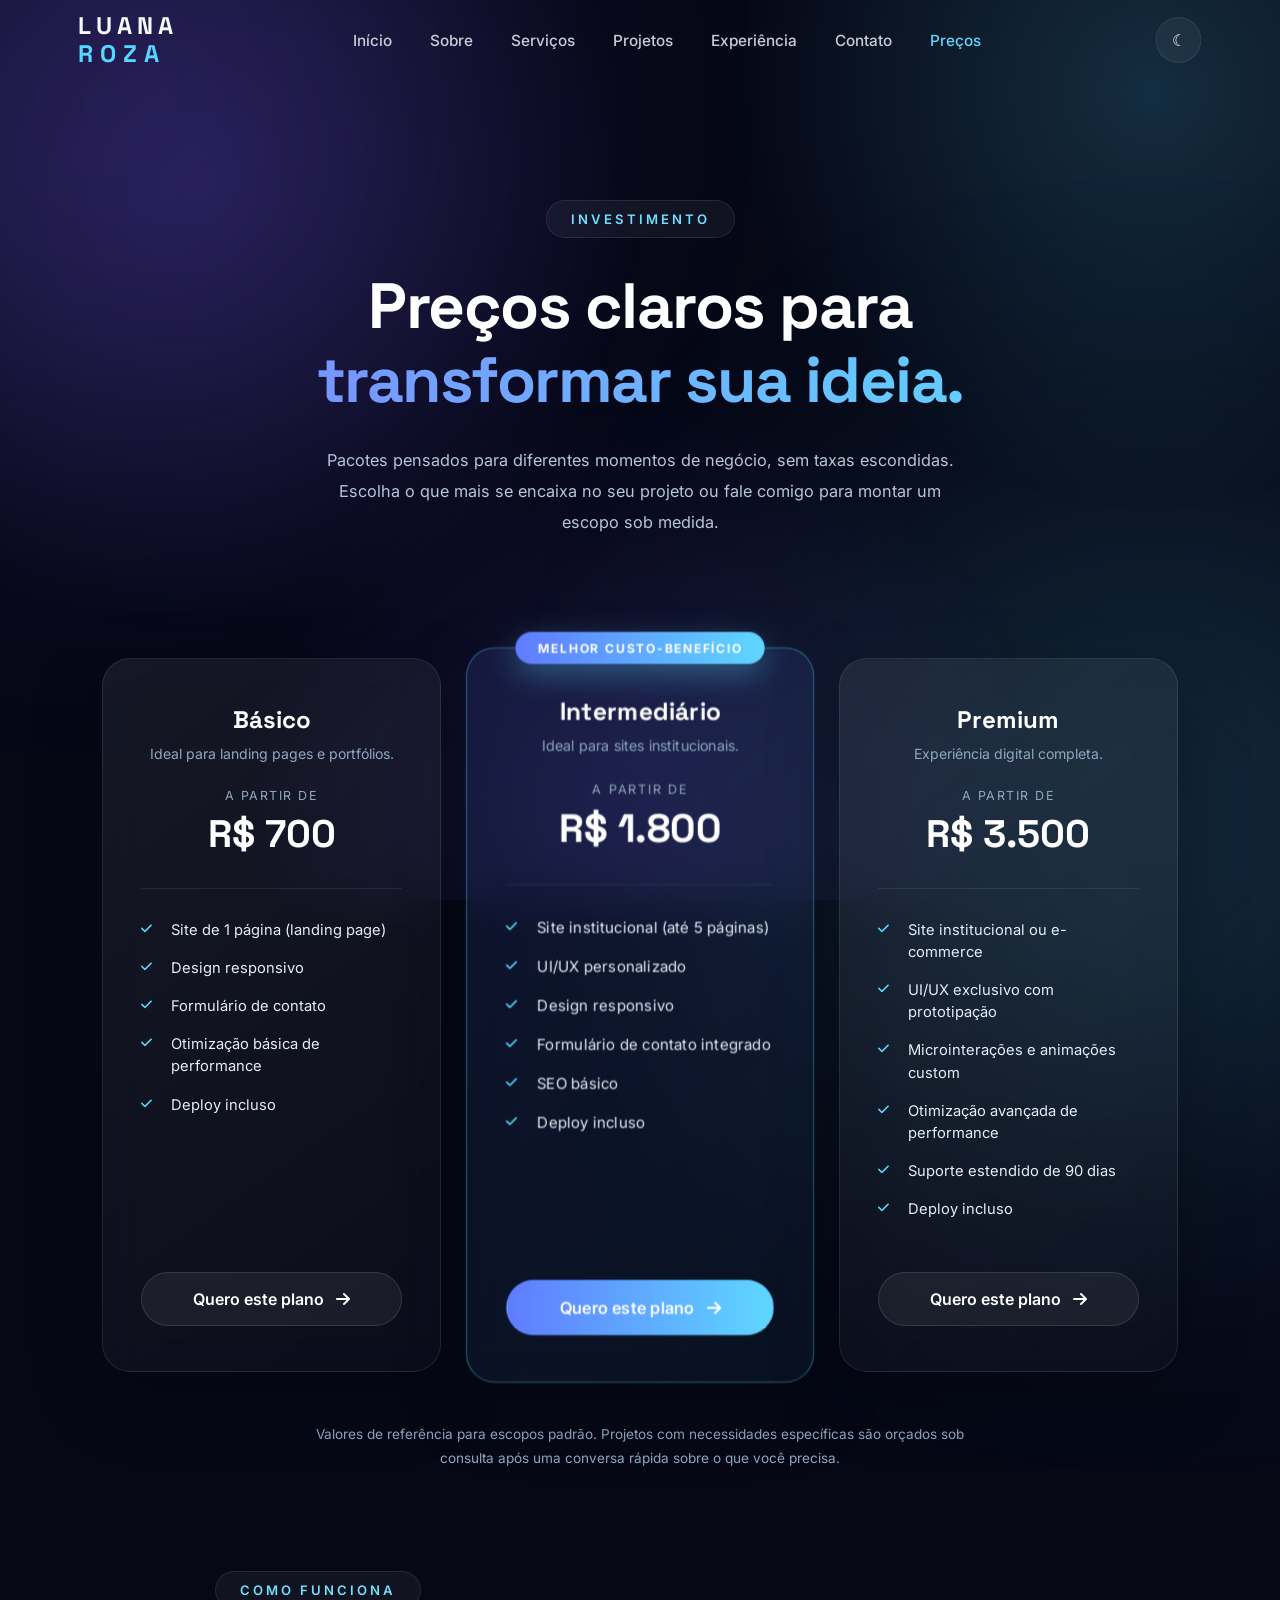
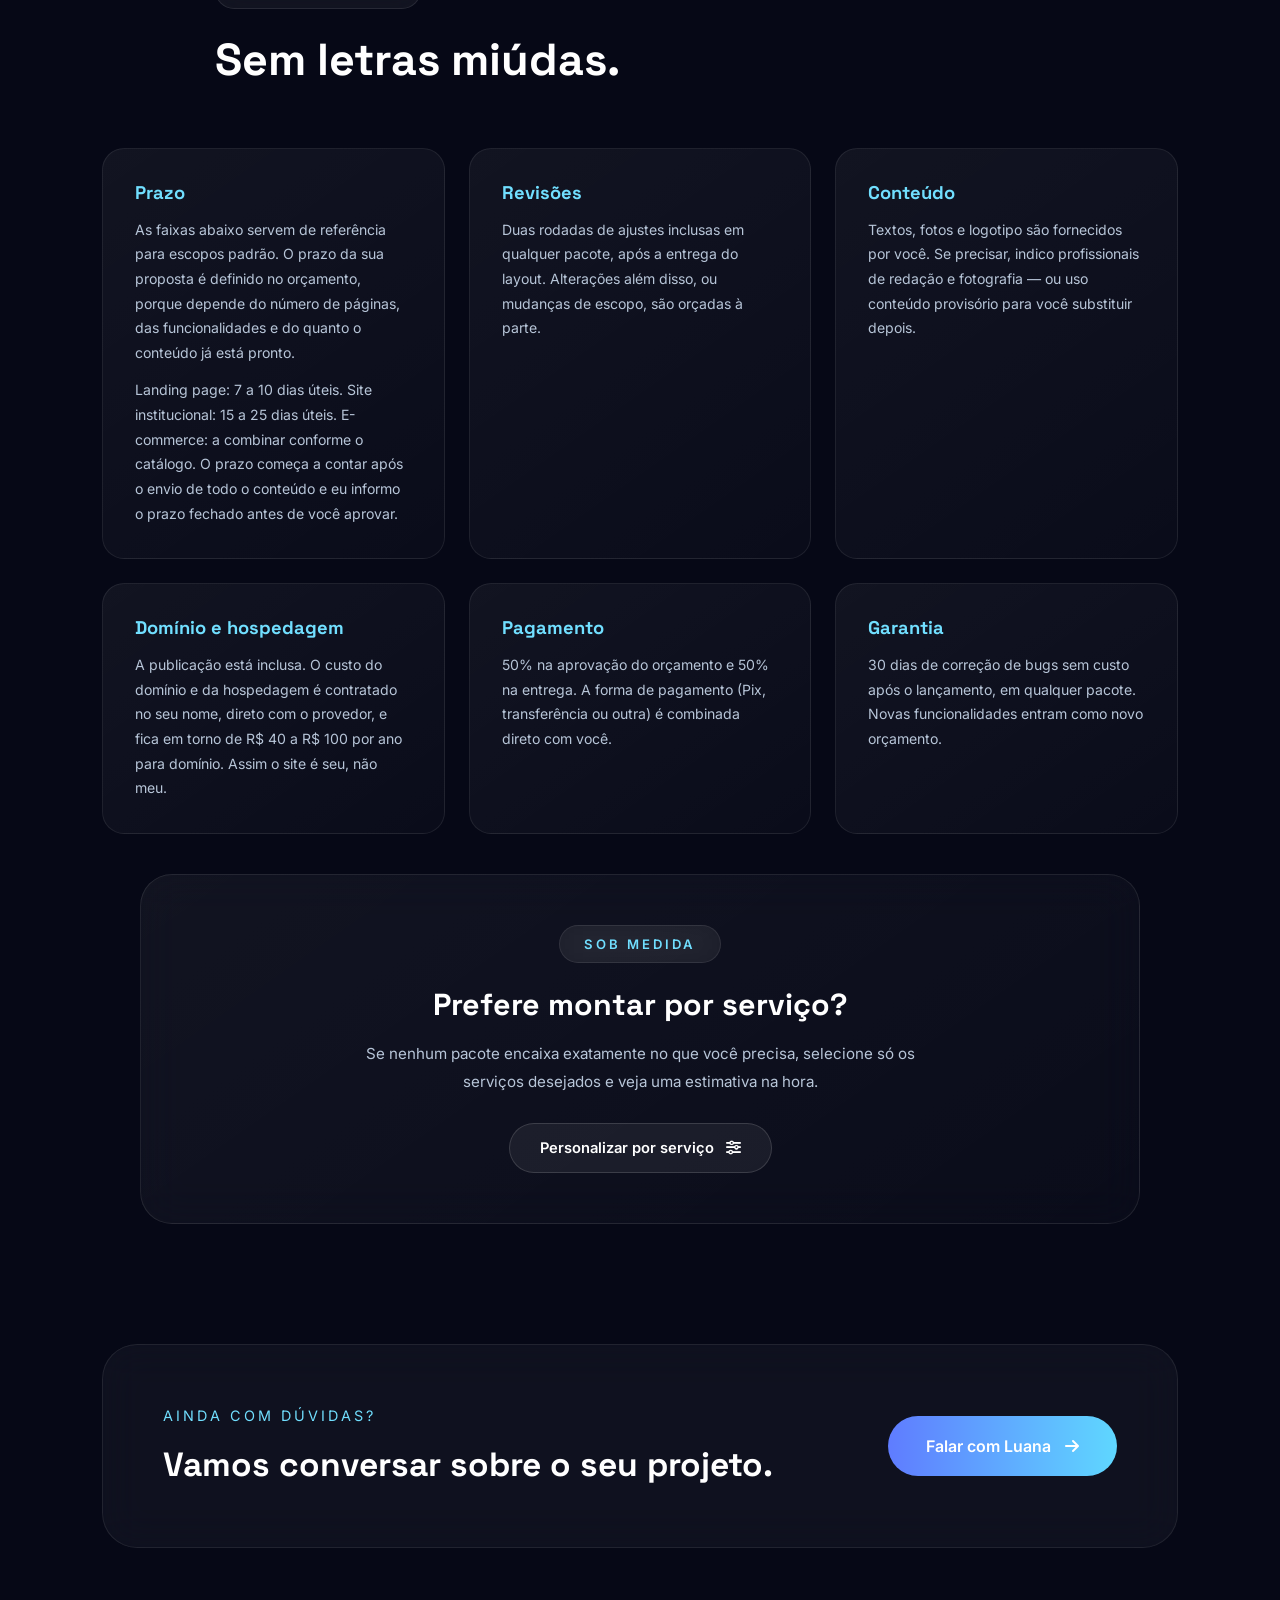
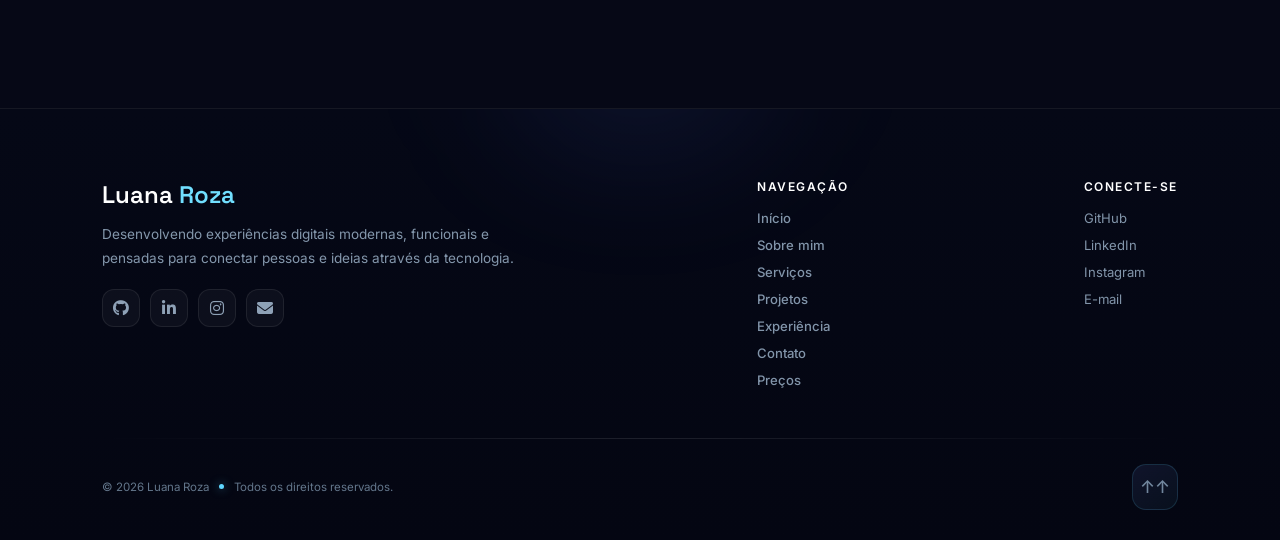
<file: precos.html>
<!DOCTYPE html>
<html lang="pt-BR">

<head>

    <meta charset="UTF-8">
    <meta name="viewport" content="width=device-width, initial-scale=1.0">

    <title>Preços | Luana Roza</title>

    <meta name="description"
        content="Tabela de preços dos serviços de desenvolvimento web, UI/UX e experiências digitais de Luana Roza.">

    <meta name="author" content="Luana Roza">

    <link rel="icon" href="assets/favicon.png" type="image/png">
    <link rel="canonical" href="https://luh095.github.io/LuanaRozaDigitalExperiences/precos.html">

    <!-- Compartilhamento -->

    <meta property="og:type" content="website">
    <meta property="og:locale" content="pt_BR">
    <meta property="og:url" content="https://luh095.github.io/LuanaRozaDigitalExperiences/precos.html">
    <meta property="og:title" content="Preços | Luana Roza">
    <meta property="og:description"
        content="Tabela de preços dos serviços de desenvolvimento web, UI/UX e experiências digitais de Luana Roza.">
    <meta property="og:image" content="https://luh095.github.io/LuanaRozaDigitalExperiences/assets/og-cover.png">
    <meta name="twitter:card" content="summary_large_image">

    <!-- Google Fonts -->

    <link rel="preconnect" href="https://fonts.googleapis.com">

    <link rel="preconnect" href="https://fonts.gstatic.com" crossorigin>

    <link href="https://fonts.googleapis.com/css2?family=Inter:wght@300;400;500;600;700&family=Space+Grotesk:wght@400;500;600;700&display=swap"
        rel="stylesheet">

    <link rel="stylesheet"
    href="https://cdnjs.cloudflare.com/ajax/libs/font-awesome/6.5.2/css/all.min.css">

    <!-- CSS -->

    <link rel="stylesheet" href="css/reset.css">
    <link rel="stylesheet" href="css/variables.css">
    <link rel="stylesheet" href="css/style.css"> 
    <link rel="stylesheet" href="css/navbar.css">
    <link rel="stylesheet" href="css/animations.css">
    <link rel="stylesheet" href="css/footer.css">
    <link rel="stylesheet" href="css/pricing.css">

</head>

<body>

    <!-- ================================================= -->
    <!-- BACKGROUND -->
    <!-- ================================================= -->

    <div class="background-glow glow-1"></div>

    <div class="background-glow glow-2"></div>

    <!-- ================================================= -->
    <!-- HEADER -->
    <!-- ================================================= -->

    <header id="header">

        <div class="logo">

            <a href="index.html" aria-label="Voltar para a página inicial">

                <h2>

                    LUANA

                    <span>ROZA</span>

                </h2>

            </a>

        </div>

        <nav id="mainNav">

            <ul>

                <li><a href="index.html#hero">Início</a></li>

                <li><a href="index.html#about">Sobre</a></li>

                <li><a href="index.html#services">Serviços</a></li>

                <li><a href="index.html#projects">Projetos</a></li>

                <li><a href="index.html#experience">Experiência</a></li>

                <li><a href="index.html#contact">Contato</a></li>

                <li><a href="precos.html" class="active">Preços</a></li>

            </ul>

        </nav>

        <div class="nav-actions">

            <button id="themeBtn" type="button" aria-label="Alternar tema">

                ☾

            </button>

            <button
                id="menuBtn"
                class="menu-toggle"
                type="button"
                aria-label="Abrir menu"
                aria-expanded="false"
                aria-controls="mainNav">
                <span aria-hidden="true"></span>
                <span aria-hidden="true"></span>
                <span aria-hidden="true"></span>
            </button>

        </div>

    </header>

    <!-- ================================================= -->
    <!-- PRICING HERO -->
    <!-- ================================================= -->

    <section id="pricing-hero">

        <div class="pricing-header">

            <span class="pricing-tag">
                Investimento
            </span>

            <h1>

                Preços claros para

                <span>transformar sua ideia.</span>

            </h1>

            <p>

                Pacotes pensados para diferentes momentos de negócio,
                sem taxas escondidas. Escolha o que mais se encaixa
                no seu projeto ou fale comigo para montar um escopo
                sob medida.

            </p>

        </div>

    </section>

    <!-- ================================================= -->
    <!-- PRICING TABLE -->
    <!-- ================================================= -->

    <section id="pricing-table">

        <div class="pricing-grid">


            <!-- PACOTE BÁSICO -->

            <article class="pricing-card">

                <div class="pricing-card-header">

                    <span class="pricing-card-name">
                        Básico
                    </span>

                    <p class="pricing-card-desc">
                        Ideal para landing pages e portfólios.
                    </p>

                    <div class="pricing-card-price">

                        <span class="pricing-from">a partir de</span>

                        <span class="pricing-value">R$ 700</span>

                    </div>

                </div>

                <ul class="pricing-card-features">

                    <li>Site de 1 página (landing page)</li>

                    <li>Design responsivo</li>

                    <li>Formulário de contato</li>

                    <li>Otimização básica de performance</li>

                    <li>Deploy incluso</li>

                </ul>

                <a href="index.html#contact" class="pricing-card-button">

                    Quero este plano

                    <i class="fa-solid fa-arrow-right"></i>

                </a>

            </article>


            <!-- PACOTE INTERMEDIÁRIO -->

            <article class="pricing-card featured">

                <span class="pricing-badge">
                    Melhor custo-benefício
                </span>

                <div class="pricing-card-header">

                    <span class="pricing-card-name">
                        Intermediário
                    </span>

                    <p class="pricing-card-desc">
                        Ideal para sites institucionais.
                    </p>

                    <div class="pricing-card-price">

                        <span class="pricing-from">a partir de</span>

                        <span class="pricing-value">R$ 1.800</span>

                    </div>

                </div>

                <ul class="pricing-card-features">

                    <li>Site institucional (até 5 páginas)</li>

                    <li>UI/UX personalizado</li>

                    <li>Design responsivo</li>

                    <li>Formulário de contato integrado</li>

                    <li>SEO básico</li>

                    <li>Deploy incluso</li>

                </ul>

                <a href="index.html#contact" class="pricing-card-button">

                    Quero este plano

                    <i class="fa-solid fa-arrow-right"></i>

                </a>

            </article>


            <!-- PACOTE PREMIUM -->

            <article class="pricing-card">

                <div class="pricing-card-header">

                    <span class="pricing-card-name">
                        Premium
                    </span>

                    <p class="pricing-card-desc">
                        Experiência digital completa.
                    </p>

                    <div class="pricing-card-price">

                        <span class="pricing-from">a partir de</span>

                        <span class="pricing-value">R$ 3.500</span>

                    </div>

                </div>

                <ul class="pricing-card-features">

                    <li>Site institucional ou e-commerce</li>

                    <li>UI/UX exclusivo com prototipação</li>

                    <li>Microinterações e animações custom</li>

                    <li>Otimização avançada de performance</li>

                    <li>Suporte estendido de 90 dias</li>

                    <li>Deploy incluso</li>

                </ul>

                <a href="index.html#contact" class="pricing-card-button">

                    Quero este plano

                    <i class="fa-solid fa-arrow-right"></i>

                </a>

            </article>


        </div>

        <p class="pricing-note">

            Valores de referência para escopos padrão. Projetos com
            necessidades específicas são orçados sob consulta após
            uma conversa rápida sobre o que você precisa.

        </p>

    </section>

    <!-- ================================================= -->
    <!-- COMO FUNCIONA -->
    <!-- ================================================= -->

    <section id="pricing-terms">

        <div class="pricing-header">

            <span class="pricing-tag">
                Como funciona
            </span>

            <h2>
                Sem letras miúdas.
            </h2>

        </div>

        <div class="terms-grid">

            <article class="term-card">

                <h3>Prazo</h3>

                <p>
                    As faixas abaixo servem de referência para escopos padrão.
                    O prazo da sua proposta é definido no orçamento, porque
                    depende do número de páginas, das funcionalidades e do
                    quanto o conteúdo já está pronto.
                </p>

                <p>
                    Landing page: 7 a 10 dias úteis. Site
                    institucional: 15 a 25 dias úteis. E-commerce:
                    a combinar conforme o catálogo. O prazo começa
                    a contar após o envio de todo o conteúdo e eu informo o prazo fechado antes de você aprovar. 
                </p>

            </article>

            <article class="term-card">

                <h3>Revisões</h3>

                <p>
                    Duas rodadas de ajustes inclusas em qualquer
                    pacote, após a entrega do layout. Alterações
                    além disso, ou mudanças de escopo, são
                    orçadas à parte.
                </p>

            </article>

            <article class="term-card">

                <h3>Conteúdo</h3>

                <p>
                    Textos, fotos e logotipo são fornecidos por
                    você. Se precisar, indico profissionais de
                    redação e fotografia — ou uso conteúdo
                    provisório para você substituir depois.
                </p>

            </article>

            <article class="term-card">

                <h3>Domínio e hospedagem</h3>

                <p>
                    A publicação está inclusa. O custo do domínio
                    e da hospedagem é contratado no seu nome,
                    direto com o provedor, e fica em torno de
                    R$ 40 a R$ 100 por ano para domínio. Assim o
                    site é seu, não meu.
                </p>

            </article>

            <article class="term-card">

                <h3>Pagamento</h3>

                <p>
                    50% na aprovação do orçamento e 50% na
                    entrega. A forma de pagamento (Pix, transferência
                    ou outra) é combinada direto com você.
                </p>

            </article>

            <article class="term-card">

                <h3>Garantia</h3>

                <p>
                    30 dias de correção de bugs sem custo após
                    o lançamento, em qualquer pacote. Novas
                    funcionalidades entram como novo orçamento.
                </p>

            </article>

        </div>

    </section>

    <!-- ================================================= -->
    <!-- MONTAR ORÇAMENTO PERSONALIZADO -->
    <!-- ================================================= -->

    <section id="custom-quote">

        <div class="custom-quote-box">

            <div class="custom-quote-intro">

                <span class="pricing-tag">
                    Sob medida
                </span>

                <h3>
                    Prefere montar por serviço?
                </h3>

                <p>

                    Se nenhum pacote encaixa exatamente no que você
                    precisa, selecione só os serviços desejados e
                    veja uma estimativa na hora.

                </p>

                <button
                    type="button"
                    id="custom-quote-toggle"
                    class="custom-quote-toggle"
                    aria-expanded="false"
                    aria-controls="custom-quote-builder"
                >

                    <span>Personalizar por serviço</span>

                    <i class="fa-solid fa-sliders"></i>

                </button>

            </div>

            <div
                class="custom-quote-builder"
                id="custom-quote-builder"
                hidden
            >

                <div class="custom-quote-list">

                    <label class="custom-quote-item">

                        <input
                            type="checkbox"
                            name="customService"
                            value="Landing Page (1 página)"
                            data-price="700"
                        >

                        <span class="custom-quote-item-info">

                            <span class="custom-quote-item-name">
                                Landing Page (1 página)
                            </span>

                            <span class="custom-quote-item-desc">
                                Página única, responsiva, com formulário de contato
                            </span>

                        </span>

                        <span class="custom-quote-item-price">
                            R$ 700
                        </span>

                    </label>

                    <label class="custom-quote-item">

                        <input
                            type="checkbox"
                            name="customService"
                            value="Site institucional (até 5 páginas)"
                            data-price="1500"
                        >

                        <span class="custom-quote-item-info">

                            <span class="custom-quote-item-name">
                                Site institucional (até 5 páginas)
                            </span>

                            <span class="custom-quote-item-desc">
                                Estrutura multi-página com navegação
                            </span>

                        </span>

                        <span class="custom-quote-item-price">
                            R$ 1.500
                        </span>

                    </label>

                    <label class="custom-quote-item">

                        <input
                            type="checkbox"
                            name="customService"
                            value="Página adicional"
                            data-price="150"
                        >

                        <span class="custom-quote-item-info">

                            <span class="custom-quote-item-name">
                                Página adicional
                            </span>

                            <span class="custom-quote-item-desc">
                                Além das páginas já incluídas no escopo
                            </span>

                        </span>

                        <span class="custom-quote-item-price">
                            R$ 150
                        </span>

                    </label>

                    <label class="custom-quote-item">

                        <input
                            type="checkbox"
                            name="customService"
                            value="Loja virtual / E-commerce"
                            data-price="2800"
                        >

                        <span class="custom-quote-item-info">

                            <span class="custom-quote-item-name">
                                Loja virtual / E-commerce
                            </span>

                            <span class="custom-quote-item-desc">
                                Catálogo de produtos e carrinho de compras
                            </span>

                        </span>

                        <span class="custom-quote-item-price">
                            R$ 2.800
                        </span>

                    </label>

                    <label class="custom-quote-item">

                        <input
                            type="checkbox"
                            name="customService"
                            value="UI/UX personalizado"
                            data-price="500"
                        >

                        <span class="custom-quote-item-info">

                            <span class="custom-quote-item-name">
                                UI/UX personalizado
                            </span>

                            <span class="custom-quote-item-desc">
                                Interface desenhada do zero para a marca
                            </span>

                        </span>

                        <span class="custom-quote-item-price">
                            R$ 500
                        </span>

                    </label>

                    <label class="custom-quote-item">

                        <input
                            type="checkbox"
                            name="customService"
                            value="Prototipação interativa"
                            data-price="200"
                        >

                        <span class="custom-quote-item-info">

                            <span class="custom-quote-item-name">
                                Prototipação interativa
                            </span>

                            <span class="custom-quote-item-desc">
                                Protótipo navegável antes do desenvolvimento
                            </span>

                        </span>

                        <span class="custom-quote-item-price">
                            R$ 200
                        </span>

                    </label>

                    <label class="custom-quote-item">

                        <input
                            type="checkbox"
                            name="customService"
                            value="Microinterações e animações"
                            data-price="450"
                        >

                        <span class="custom-quote-item-info">

                            <span class="custom-quote-item-name">
                                Microinterações e animações
                            </span>

                            <span class="custom-quote-item-desc">
                                Efeitos e transições sob medida
                            </span>

                        </span>

                        <span class="custom-quote-item-price">
                            R$ 450
                        </span>

                    </label>

                    <label class="custom-quote-item">

                        <input
                            type="checkbox"
                            name="customService"
                            value="Otimização de performance"
                            data-price="300"
                        >

                        <span class="custom-quote-item-info">

                            <span class="custom-quote-item-name">
                                Otimização de performance
                            </span>

                            <span class="custom-quote-item-desc">
                                Carregamento rápido e boas práticas
                            </span>

                        </span>

                        <span class="custom-quote-item-price">
                            R$ 300
                        </span>

                    </label>

                    <label class="custom-quote-item">

                        <input
                            type="checkbox"
                            name="customService"
                            value="SEO básico"
                            data-price="250"
                        >

                        <span class="custom-quote-item-info">

                            <span class="custom-quote-item-name">
                                SEO básico
                            </span>

                            <span class="custom-quote-item-desc">
                                Estrutura otimizada para buscadores
                            </span>

                        </span>

                        <span class="custom-quote-item-price">
                            R$ 250
                        </span>

                    </label>

                    <label class="custom-quote-item">

                        <input
                            type="checkbox"
                            name="customService"
                            value="Suporte estendido (90 dias)"
                            data-price="150"
                        >

                        <span class="custom-quote-item-info">

                            <span class="custom-quote-item-name">
                                Suporte estendido (90 dias)
                            </span>

                            <span class="custom-quote-item-desc">
                                Ajustes e acompanhamento além da garantia padrão
                            </span>

                        </span>

                        <span class="custom-quote-item-price">
                            R$ 150
                        </span>

                    </label>

                </div>

                <div class="custom-quote-summary">

                    <div class="custom-quote-total">

                        <span>Total estimado</span>

                        <strong id="custom-quote-total-value">R$ 0</strong>

                    </div>

                    <button
                        type="button"
                        id="custom-quote-submit"
                        class="custom-quote-submit"
                        disabled
                    >

                        Solicitar este orçamento

                        <i class="fa-solid fa-arrow-right"></i>

                    </button>

                </div>

                <p class="custom-quote-hint">

                    Selecione um ou mais serviços. Ao enviar, o resumo
                    é preenchido automaticamente no formulário de contato.

                </p>

            </div>

        </div>

    </section>

    <!-- ================================================= -->
    <!-- CHAMADA FINAL -->
    <!-- ================================================= -->

    <section id="pricing-cta">

        <div class="pricing-cta-box">

            <div class="pricing-cta-text">

                <span>
                    Ainda com dúvidas?
                </span>

                <h3>
                    Vamos conversar sobre o seu projeto.
                </h3>

            </div>

            <a href="index.html#contact" class="pricing-cta-button">

                Falar com Luana

                <i class="fa-solid fa-arrow-right"></i>

            </a>

        </div>

    </section>

    <!-- ================================================= -->
    <!-- FOOTER -->
    <!-- ================================================= -->

    <footer id="footer">

        <div class="footer-content">

            <div class="footer-brand">

                <h3>

                    <a href="index.html">
                        Luana <span>Roza</span>
                    </a>

                </h3>

                <p>

                    Desenvolvendo experiências digitais
                    modernas, funcionais e pensadas para
                    conectar pessoas e ideias através da
                    tecnologia.

                </p>

                <div class="footer-social-links">

                    <a
                        href="https://github.com/Luh095?tab=repositories"
                        target="_blank"
                        rel="noopener noreferrer"
                        aria-label="GitHub"
                    >
                        <i class="fa-brands fa-github"></i>
                    </a>

                    <a
                        href="https://www.linkedin.com/in/luanarozadeoliveira/"
                        target="_blank"
                        rel="noopener noreferrer"
                        aria-label="LinkedIn"
                    >
                        <i class="fa-brands fa-linkedin-in"></i>
                    </a>

                    <a
                        href="https://www.instagram.com/dev.luanaroza/"
                        target="_blank"
                        rel="noopener noreferrer"
                        aria-label="Instagram"
                    >
                        <i class="fa-brands fa-instagram"></i>
                    </a>

                    <a
                        href="mailto:desenvolvedoraluana@gmail.com"
                        aria-label="Enviar e-mail"
                    >
                        <i class="fa-solid fa-envelope"></i>
                    </a>

                </div>

            </div>

            <nav class="footer-nav">

                <span class="footer-nav-title">
                    Navegação
                </span>

                <a href="index.html#hero">Início</a>

                <a href="index.html#about">Sobre mim</a>

                <a href="index.html#services">Serviços</a>

                <a href="index.html#projects">Projetos</a>

                <a href="index.html#experience">Experiência</a>

                <a href="index.html#contact">Contato</a>

                <a href="precos.html">Preços</a>

            </nav>

            <div class="footer-social">

                <span class="footer-social-title">
                    Conecte-se
                </span>

                <a
                    href="https://github.com/Luh095?tab=repositories"
                    target="_blank"
                    rel="noopener noreferrer"
                >
                    GitHub
                </a>

                <a
                    href="https://www.linkedin.com/in/luanarozadeoliveira/"
                    target="_blank"
                    rel="noopener noreferrer"
                >
                    LinkedIn
                </a>

                <a
                    href="https://www.instagram.com/dev.luanaroza/"
                    target="_blank"
                    rel="noopener noreferrer"
                >
                    Instagram
                </a>

                <a
                    href="mailto:desenvolvedoraluana@gmail.com"
                >
                    E-mail
                </a>

            </div>

        </div>

        <div class="footer-divider"></div>

        <div class="footer-bottom">

            <p>

                © 2026 Luana Roza

                <span class="footer-accent"></span>

                Todos os direitos reservados.

            </p>

            <a
                href="#pricing-hero"
                class="footer-top"
                aria-label="Voltar ao topo"
            >
                ↑
            </a>

        </div>

    </footer>

    <!-- ============================================== -->
    <!-- JAVASCRIPT -->
    <!-- ============================================== -->

    <script src="js/main.js"></script>
    <script src="js/navbar.js"></script>
    <script src="js/pricing.js?v=2"></script>

</body>

</html>
</file>
<file: css/variables.css>
:root{

/* Cores */

--background:#060816;

--background-secondary:#0B1023;

--surface:rgba(255,255,255,.05);

--surface-light:rgba(255,255,255,.08);

--border:rgba(255,255,255,.08);

--primary:#7C5CFF;

--secondary:#57D7FF;

--text:#F8F9FB;

--text-light:#C7CDD8;

--gray:#8E95A7;


/* Sombras */

--shadow:0 25px 80px rgba(0,0,0,.35);

--shadow-hover:0 40px 120px rgba(124,92,255,.18);


/* Radius */

--radius-small:12px;

--radius:22px;

--radius-large:34px;


/* Blur */

--blur:blur(20px);


/* Tempo */

--transition:.35s;


/* Fontes */

--title:'Space Grotesk',sans-serif;

--textFont:'Inter',sans-serif;

}
</file>
<file: css/style.css>
body{

    background:var(--background);

    color:var(--text);

    font-family:var(--textFont);

    overflow-x:hidden;

}

/* Fundo */

body::before{

    content:"";

    position:fixed;

    inset:0;

    background:
    radial-gradient(circle at 15% 20%,rgba(124,92,255,.20),transparent 35%),

    radial-gradient(circle at 90% 10%,rgba(87,215,255,.18),transparent 30%),

    radial-gradient(circle at 50% 90%,rgba(124,92,255,.15),transparent 40%);

    z-index:-3;

}

/* Canvas */

#particles{

    position:fixed;

    inset:0;

    width:100%;

    height:100%;

    z-index:-2;

}

/* Glows */

.background-glow{

    position:fixed;

    width:650px;

    height:650px;

    border-radius:50%;

    filter:blur(160px);

    opacity:.18;

    z-index:-1;

}

.glow-1{

    background:#7C5CFF;

    top:-220px;

    left:-220px;

}

.glow-2{

    background:#56D7FF;

    bottom:-250px;

    right:-200px;

}

/* Layout */

section{

    width:min(1280px,90%);

    margin:auto;

}

/* Titulos */

h1,h2,h3{

    font-family:var(--title);

}

strong{

    color:var(--secondary);

}
</file>
<file: css/loader.css>
/*========================================*/

#loader{

    position:fixed;

    inset:0;

    background:#060816;

    display:flex;

    justify-content:center;

    align-items:center;

    z-index:999999;

    transition:1s;

}

.loader-content{

    text-align:center;

}

.loader-content h1{

    font-size:4rem;

    letter-spacing:8px;

}

.loader-content p{

    color:#57D7FF;

    margin:15px 0 40px;

}

#loaderText{

    display:block;

    margin-bottom:25px;

    color:#d5d5d5;

}

.progress{

    width:420px;

    height:8px;

    background:#111;

    border-radius:20px;

    overflow:hidden;

}

.progress-bar{

    width:0;

    height:100%;

    background:

    linear-gradient(
        90deg,
        #7C5CFF,
        #57D7FF
    );

}

#loaderPercent{

    display:block;

    margin-top:20px;

    font-size:1.2rem;

}
</file>
<file: css/navbar.css>
/* ===================================================
   NAVBAR
=================================================== */

#header{

    position:fixed;

    top:0;
    left:50%;

    transform:translateX(-50%);

    width:min(1320px,94%);

    height:80px;

    display:flex;

    justify-content:space-between;

    align-items:center;

    padding:0 40px;

    z-index:999;

    transition:.45s ease;

}

/* Estado após scroll */

#header.scrolled{

    margin-top:15px;

    height:70px;

    background:rgba(10,15,30,.55);

    backdrop-filter:blur(18px);

    -webkit-backdrop-filter:blur(18px);

    border:1px solid rgba(255,255,255,.06);

    border-radius:22px;

    box-shadow:

    0 12px 40px rgba(0,0,0,.25);

}

/* ===================================================
   LOGO
=================================================== */

.logo{

    display:flex;

    align-items:center;

}

.logo h2{

    font-family:var(--title);

    font-size:1.5rem;

    letter-spacing:5px;

    font-weight:700;

    line-height:1;

    cursor:pointer;

    transition:.35s;

}

.logo span{

    display:block;

    color:var(--secondary);

    letter-spacing:7px;

    margin-top:4px;

}

.logo:hover{

    transform:translateY(-2px);

}

/* ===================================================
   MENU
=================================================== */

nav ul{

    display:flex;

    align-items:center;

    gap:38px;

}

nav a{

    position:relative;

    color:var(--text-light);

    font-size:.96rem;

    font-weight:500;

    transition:.35s;

}

nav a:hover{

    color:white;

}

/* Linha animada */

nav a::after{

    content:"";

    position:absolute;

    left:50%;

    bottom:-8px;

    transform:translateX(-50%);

    width:0;

    height:2px;

    background:linear-gradient(90deg,
    var(--primary),
    var(--secondary));

    transition:.35s;

    border-radius:20px;

}

nav a:hover::after{

    width:100%;

}

/* ===================================================
   BOTÃO TEMA
=================================================== */

#themeBtn{

    width:46px;

    height:46px;

    border-radius:50%;

    background:rgba(255,255,255,.05);

    border:1px solid rgba(255,255,255,.08);

    display:flex;

    justify-content:center;

    align-items:center;

    font-size:1rem;

    color:white;

    transition:.35s;

}

#themeBtn:hover{

    transform:rotate(18deg);

    background:rgba(255,255,255,.08);

    box-shadow:

    0 0 25px rgba(124,92,255,.35);

}

/* ===================================================
   HOVER DA NAVBAR
=================================================== */

#header:hover{

    transform:translateX(-50%) translateY(2px);

}

/* ===================================================
   EFEITO GLASS
=================================================== */

#header::before{

    content:"";

    position:absolute;

    inset:0;

    border-radius:inherit;

    background:

    linear-gradient(

        120deg,

        rgba(255,255,255,.05),

        rgba(255,255,255,.01)

    );

    pointer-events:none;

    opacity:0;

    transition:.4s;

}

#header.scrolled::before{

    opacity:1;

}

/* ===================================================
   SOCIAL FIXA (futuro)
=================================================== */

.nav-extra{

    display:flex;

    align-items:center;

    gap:15px;

}

/* ===================================================
   BOTÃO HAMBÚRGUER + MENU MOBILE
=================================================== */

.nav-actions{

    display:flex;

    align-items:center;

    gap:12px;

    position:relative;

    z-index:2;

}

.menu-toggle{

    display:none;

    width:46px;

    height:46px;

    border-radius:50%;

    background:rgba(255,255,255,.05);

    border:1px solid rgba(255,255,255,.08);

    flex-direction:column;

    justify-content:center;

    align-items:center;

    gap:5px;

    transition:.35s;

}

.menu-toggle span{

    display:block;

    width:20px;

    height:2px;

    border-radius:2px;

    background:#fff;

    transition:transform .3s ease, opacity .3s ease;

}

.menu-toggle[aria-expanded="true"] span:nth-child(1){

    transform:translateY(7px) rotate(45deg);

}

.menu-toggle[aria-expanded="true"] span:nth-child(2){

    opacity:0;

}

.menu-toggle[aria-expanded="true"] span:nth-child(3){

    transform:translateY(-7px) rotate(-45deg);

}

#themeBtn:focus-visible,
.menu-toggle:focus-visible,
nav a:focus-visible{

    outline:2px solid var(--secondary);

    outline-offset:3px;

}


@media(max-width:1024px){

    #header{

        padding:0 18px;

        height:70px;

    }

    #header:hover{

        transform:translateX(-50%);

    }

    .logo h2{

        font-size:1.1rem;

        letter-spacing:3px;

    }

    .logo span{

        letter-spacing:4px;

        margin-top:2px;

    }

    .menu-toggle{

        display:flex;

    }

    /* Painel suspenso ancorado no header */

    #mainNav{

        position:absolute;

        top:calc(100% + 12px);

        right:0;

        width:min(290px,80vw);

        max-height:calc(100dvh - 120px);

        overflow-y:auto;

        padding:12px;

        background:rgba(10,15,30,.94);

        backdrop-filter:blur(22px);

        -webkit-backdrop-filter:blur(22px);

        border:1px solid rgba(255,255,255,.10);

        border-radius:18px;

        box-shadow:0 20px 60px rgba(0,0,0,.5);

        opacity:0;

        visibility:hidden;

        transform:translateY(-10px);

        transition:opacity .28s ease,
                   transform .28s ease,
                   visibility .28s;

    }

    #mainNav.open{

        opacity:1;

        visibility:visible;

        transform:translateY(0);

    }

    #mainNav ul{

        flex-direction:column;

        align-items:stretch;

        gap:2px;

    }

    #mainNav a{

        display:block;

        padding:15px 14px;

        font-size:1rem;

        border-radius:12px;

    }

    /* a linha animada não faz sentido em lista vertical */

    #mainNav a::after{

        display:none;

    }

    #mainNav a:hover,
    #mainNav a:focus-visible{

        background:rgba(124,92,255,.16);

        color:#fff;

    }

    #mainNav a.active{

        background:rgba(124,92,255,.22);

        color:#fff;

    }

}


@media(prefers-reduced-motion:reduce){

    #mainNav,
    .menu-toggle span{

        transition:none;

    }

}
</file>
<file: css/carousel.css>
/*==================================================
CAROUSEL PREMIUM V2
Luana Roza - Digital Experiences
==================================================*/

#carousel{

    position:relative;

    width:100%;

    min-height:100vh;

    overflow:hidden;

    padding:140px 0;

    display:flex;

    flex-direction:column;

    justify-content:center;

    align-items:center;

    background:
    radial-gradient(circle at top left,
    rgba(90,105,255,.16),
    transparent 35%),

    radial-gradient(circle at bottom right,
    rgba(0,215,255,.12),
    transparent 35%),

    #050816;

}


/*========================================*/

#carousel::before{

content:"";

position:absolute;

width:1200px;

height:1200px;

border-radius:50%;

background:

radial-gradient(circle,

rgba(84,95,255,.22),

rgba(0,225,255,.10),

transparent 70%

);

filter:blur(170px);

animation:carouselGlow 22s linear infinite;

pointer-events:none;

}


/*========================================*/

.carousel-title{

    position:relative;

    z-index:20;

    text-align:center;

    margin-bottom:90px;

}

.carousel-title span{

    color:#61d8ff;

    text-transform:uppercase;

    letter-spacing:5px;

    font-size:.9rem;

}

.carousel-title h2{

    margin-top:20px;

    color:white;

    font-size:3.5rem;

    font-family:"Space Grotesk",sans-serif;

}

.carousel-title p{

    margin-top:18px;

    color:#aebbd3;

    max-width:720px;

    line-height:1.9;

    font-size:1.05rem;

}

/*==================================================
CONTAINER
==================================================*/

.carousel-container{

    position:relative;

    width:100%;

    max-width:1500px;

    height:620px;

    display:flex;

    justify-content:center;

    align-items:center;

    perspective:2200px;

    z-index:15;

}

/*==================================================
TRACK
==================================================*/

.carousel-track{

    position:relative;

    width:1100px;

    height:560px;

    margin:auto;

    transform-style:preserve-3d;

    perspective:2500px;

}

/*==================================================
CARD
==================================================*/

.carousel-card{

    position:absolute;

    top:50%;

    left:50%;

    transform-style:preserve-3d;

    will-change:transform;

    backface-visibility:hidden;

    width:380px;

    height:450px;

    border-radius:30px;

    padding:45px;

    overflow:hidden;

    cursor:pointer;

    transition:

    transform .85s cubic-bezier(.22,.61,.36,1),

    opacity .7s,

    box-shadow .7s,

    filter .7s;

    background:

    rgba(255,255,255,.05);

    backdrop-filter:blur(25px);

    border:

    1px solid rgba(255,255,255,.08);

    box-shadow:

    0 20px 60px rgba(0,0,0,.35);

}

/* Efeito Glass */
.carousel-card::before{

content:"";

position:absolute;

left:-120%;

top:0;

width:60%;

height:100%;

background:

linear-gradient(

90deg,

transparent,

rgba(255,255,255,.18),

transparent

);

transform:skewX(-25deg);

animation:

glassReflection 7s linear infinite;

}

@keyframes glassReflection{

0%{

left:-120%;

}

100%{

left:220%;

}

}

/* Linha superior */
.carousel-card::after{

    content:"";

    position:absolute;

    top:0;

    left:0;

    width:100%;

    height:2px;

    background:

    linear-gradient(

    90deg,

    transparent,

    #5e78ff,

    #5fd7ff,

    transparent

    );

}

/* Ícone */
.card-icon{

    width:82px;

    height:82px;

    border-radius:22px;

    display:flex;

    justify-content:center;

    align-items:center;

    font-size:2rem;

    color:white;

    background:

    linear-gradient(

    135deg,

    #5f6dff,

    #55d8ff

    );

    box-shadow:

    0 15px 40px rgba(90,120,255,.35);

    margin-bottom:35px;

}

/* Textos */
.carousel-card h3{

    color:white;

    font-size:2rem;

    margin-bottom:18px;

    font-family:"Space Grotesk",sans-serif;

}

.carousel-card p{

    color:#b6c5d9;

    line-height:1.9;

}

.carousel-card a{

display:inline-flex;

align-items:center;

gap:12px;

margin-top:35px;

padding:12px 20px;

border-radius:40px;

background:rgba(255,255,255,.06);

border:1px solid rgba(255,255,255,.08);

color:#7FDFFF;

text-decoration:none;

transition:.35s;

font-weight:600;

}

.carousel-card:hover a{

background:

rgba(95,215,255,.15);

border-color:

rgba(95,215,255,.25);

gap:18px;

}

/* Botões */
.carousel-button{

    position:absolute;

    top:50%;

    width:60px;

    height:60px;

    border:none;

    border-radius:50%;

    background:

    rgba(255,255,255,.08);

    backdrop-filter:blur(20px);

    color:white;

    font-size:1.2rem;

    cursor:pointer;

    transition:.35s;

    z-index:50;

}

.carousel-button:hover{

    transform:scale(1.12);

    background:

    rgba(95,215,255,.18);

}

.prev{

    left:40px;

}

.next{

    right:40px;

}

/* Animação */
@keyframes carouselGlow{

    from{

        transform:rotate(0deg);

    }

    to{

        transform:rotate(360deg);

    }

}

/*==================================================
ESTADOS DO COVER FLOW
==================================================*/

.carousel-card{

    transform:
        translate(-50%, -50%)
        scale(.45);

    opacity:0;

    z-index:1;

    pointer-events:none;

}

/* CARD CENTRAL */

.carousel-card.active{

    transform:
        translate(-50%, -50%)
        translateZ(180px)
        scale(1);

    opacity:1;

    z-index:30;

    pointer-events:auto;

    box-shadow:
        0 35px 80px rgba(0,0,0,.45),
        0 0 80px rgba(95,215,255,.20);

    overflow:visible;

}

.carousel-card.active::after{

content:"";

position:absolute;

width:280px;

height:280px;

left:50%;

top:50%;

transform:translate(-50%,-50%);

background:

radial-gradient(circle,

rgba(95,215,255,.28),

transparent 70%);

filter:blur(80px);

z-index:-1;

animation:pulseGlow 5s infinite;

}

/* PRIMEIRO À ESQUERDA */

.carousel-card.left{

    transform:
        translate(calc(-50% - 340px), -50%)
        rotateY(25deg)
        scale(.86);

    opacity:.75;

    z-index:20;

    pointer-events:auto;

}

/* PRIMEIRO À DIREITA */

.carousel-card.right{

    transform:
        translate(calc(-50% + 340px), -50%)
        rotateY(-25deg)
        scale(.86);

    opacity:.75;

    z-index:20;

    pointer-events:auto;

}

/* SEGUNDO À ESQUERDA */

.carousel-card.far-left{

    transform:
        translate(calc(-50% - 620px), -50%)
        rotateY(40deg)
        scale(.68);

    opacity:.25;

    z-index:10;

}

/* SEGUNDO À DIREITA */

.carousel-card.far-right{

    transform:
        translate(calc(-50% + 620px), -50%)
        rotateY(-40deg)
        scale(.68);

    opacity:.25;

    z-index:10;

}

/* ESCONDIDOS */

.carousel-card.hidden{

    opacity:0;

    transform:
        translate(-50%, -50%)
        scale(.30);

    pointer-events:none;

}

/*==================================================
GLOW - Card Ativo
==================================================*/

.carousel-card.active::before{

    background:

    linear-gradient(
        145deg,
        rgba(255,255,255,.20),
        transparent 30%,
        transparent 70%,
        rgba(95,215,255,.12)
    );

}

.carousel-card.active{

    animation:carouselFloat 6s ease-in-out infinite;

}

@keyframes carouselFloat{

    0%{

        transform:
        translate(-50%, -50%)
        translateZ(180px)
        scale(1);

    }

    50%{

        transform:
        translate(-50%, calc(-50% - 8px))
        translateZ(180px)
        scale(1);

    }

    100%{

        transform:
        translate(-50%, -50%)
        translateZ(180px)
        scale(1);

    }

}

/*==================================================
HOVER Premium
==================================================*/

.carousel-card:hover{

    transform-origin:center;

    box-shadow:

        0 45px 90px rgba(0,0,0,.45),

        0 0 90px rgba(95,215,255,.18);

    border-color:

        rgba(95,215,255,.25);

}

.carousel-card a i{

    transition:.35s;

}

.carousel-card:hover a i{

    transform:translateX(6px);

}

/*==================================================
INDICADORES
==================================================*/

.carousel-indicators{

    display:flex;

    justify-content:center;

    align-items:center;

    gap:14px;

    margin-top:60px;

}

.carousel-dot{

    width:12px;

    height:12px;

    border:none;

    border-radius:50%;

    cursor:pointer;

    background:

    rgba(255,255,255,.20);

    transition:.35s;

}

.carousel-dot.active{

    width:48px;

    border-radius:20px;

    background:

    linear-gradient(
        90deg,
        #5e7cff,
        #5fd7ff
    );

}

/*==================================================
RESPONSIVO
==================================================*/

@media(max-width:1200px){

.carousel-container{

    height:520px;

}

.carousel-track{

    width:900px;

}

.carousel-card{

    width:330px;

    height:420px;

}

.carousel-card.left{

    transform:
    translate(calc(-50% - 260px), -50%)
    rotateY(20deg)
    scale(.82);

}

.carousel-card.right{

    transform:
    translate(calc(-50% + 260px), -50%)
    rotateY(-20deg)
    scale(.82);

}

.carousel-card.far-left,
.carousel-card.far-right{

    display:none;

}

}

@media(max-width:768px){

.carousel-title h2{

    font-size:2.4rem;

}

.carousel-container{

    height:480px;

}

.carousel-track{

    width:100%;

}

.carousel-card{

    width:90%;

    max-width:340px;

    height:auto;

    min-height:400px;

}

.carousel-card.left,
.carousel-card.right,
.carousel-card.far-left,
.carousel-card.far-right{

    opacity:0;

    pointer-events:none;

}

.carousel-button{

    width:48px;

    height:48px;

}

.prev{

    left:10px;

}

.next{

    right:10px;

}

}

@keyframes pulseGlow{

0%{

opacity:.45;

transform:

translate(-50%,-50%)

scale(.95);

}

50%{

opacity:1;

transform:

translate(-50%,-50%)

scale(1.15);

}

100%{

opacity:.45;

transform:

translate(-50%,-50%)

scale(.95);

}

}

/* Animar apenas ícone */
.card-icon{

    transition:

        transform .45s ease,

        box-shadow .45s ease;

}

.carousel-card:hover .card-icon{

    transform:

        translateY(-8px) scale(1.08);

    box-shadow:

        0 25px 60px rgba(95,215,255,.45);

}

/* Melhoria título */
.carousel-card h3{

    transition:

        color .35s ease,

        letter-spacing .35s ease;

}

.carousel-card:hover h3{

    color:#79E2FF;

    letter-spacing:.8px;

}

/*==================================================
AJUSTES DE CELULAR — CARROSSEL
==================================================*/

@media(max-width:768px){

    /* O respiro de 140px + 90px é escala de desktop:
       no celular vira um vão vazio entre o texto e o card */

    #carousel{

        min-height:100dvh;

        padding:88px 0;

    }

    .carousel-title{

        margin-bottom:40px;

    }

    .carousel-title p{

        max-width:34ch;

        margin-left:auto;

        margin-right:auto;

    }

    /* CENTRALIZAÇÃO
       A regra base usa margin-left:-190px, metade da
       largura de desktop (380px). Com o card fluido no
       celular essa conta nunca fecha. Trocamos por
       left/right:0 + margem automática, que centra
       qualquer largura. */

    .carousel-card{

        width:min(340px,88vw);

    }

    /* SETAS
       Antes ficavam nas laterais, por cima do card.
       Agora descem para a linha dos indicadores. */

    .carousel-button{

        width:44px;

        height:44px;

        top:auto;

        bottom:-78px;

        font-size:1rem;

    }

    .prev{

        left:14%;

    }

    .next{

        right:14%;

    }

    /* espaço para as setas que desceram */

    .carousel-indicators{

        margin-top:46px;

    }

}


/* Alvo de toque mínimo de 44px e foco visível */

.carousel-button:focus-visible,
.carousel-dot:focus-visible{

    outline:2px solid var(--secondary);

    outline-offset:4px;

}


/*==================================================
ANIMAÇÃO DO CARROSSEL NO CELULAR
No celular só um card aparece por vez, então o efeito
Cover Flow 3D não é visto — ele só deixa a troca pesada
e empurra o card para cima das setas. Aqui ele vira um
deslize horizontal curto, que é o que se percebe como
fluido numa tela pequena.
==================================================*/

@media(max-width:768px){

    .carousel-card{

        transition:
            transform .45s cubic-bezier(.33,1,.68,1),
            opacity .3s ease;

        /* desfoque mais leve: 25px custa caro para animar
           no celular e é o que causa engasgo na troca */

        backdrop-filter:blur(14px);

        -webkit-backdrop-filter:blur(14px);

        will-change:transform,opacity;

    }

    /* A flutuação contínua sequestra o transform e corta
       o deslize no meio do caminho. */

    .carousel-card.active{

        animation:none;

        transform:translate(-50%,-50%);

        opacity:1;

    }

    .carousel-card.left,
    .carousel-card.far-left{

        transform:translate(calc(-50% - 46px),-50%) scale(.94);

        opacity:0;

    }

    .carousel-card.right,
    .carousel-card.far-right{

        transform:translate(calc(-50% + 46px),-50%) scale(.94);

        opacity:0;

    }

    .carousel-card.hidden{

        transform:translate(-50%,-50%) scale(.94);

        opacity:0;

    }

}


/* Sem movimento para quem pediu menos animação */

@media (prefers-reduced-motion:reduce){

    .carousel-card{

        transition:opacity .2s ease;

        animation:none !important;

    }

}
</file>
<file: css/about.css>
/*==================================================
ABOUT
Luana Roza - Digital Experiences
==================================================*/

#about{

    position:relative;

    width:100%;

    min-height:100vh;

    overflow:hidden;

    padding:180px 8%;

    background:
        radial-gradient(circle at top left,
        rgba(95,120,255,.12),
        transparent 35%),

        radial-gradient(circle at bottom right,
        rgba(0,215,255,.10),
        transparent 40%),

        #050816;

}

/*==================================================
BACKGROUND GLOW
==================================================*/

#about::before{

    content:"";

    position:absolute;

    width:900px;

    height:900px;

    left:-300px;

    top:-250px;

    border-radius:50%;

    background:

        radial-gradient(circle,

        rgba(90,110,255,.18),

        transparent 70%);

    filter:blur(120px);

}

#about::after{

    content:"";

    position:absolute;

    width:700px;

    height:700px;

    right:-250px;

    bottom:-200px;

    border-radius:50%;

    background:

        radial-gradient(circle,

        rgba(0,215,255,.12),

        transparent 70%);

    filter:blur(120px);

}

/*==================================================
HEADER
==================================================*/

.about-header{

    position:relative;

    z-index:10;

    width:100%;

    max-width:850px;

    margin:0 auto 120px;

    text-align:center;

}

/* Tag Superior */
.section-tag{

    display:inline-flex;

    align-items:center;

    justify-content:center;

    padding:10px 24px;

    border-radius:40px;

    background:

        rgba(255,255,255,.05);

    border:

        1px solid rgba(255,255,255,.08);

    color:#71DFFF;

    font-size:.85rem;

    letter-spacing:3px;

    text-transform:uppercase;

    backdrop-filter:blur(15px);

}

/* Título */
.about-header h2{

    margin-top:35px;

    color:white;

    font-size:4rem;

    font-family:"Space Grotesk",sans-serif;

    font-weight:700;

    line-height:1.15;

}

/* Texto */
.about-header p{

    margin:35px auto 0;

    max-width:700px;

    color:#B7C5D8;

    line-height:2;

    font-size:1.08rem;

}

/* Pequena linha decorativa */
.about-header::after{

    content:"";

    display:block;

    width:120px;

    height:3px;

    margin:45px auto 0;

    border-radius:30px;

    background:

        linear-gradient(

            90deg,

            transparent,

            #5F7CFF,

            #5FD7FF,

            transparent

        );

}

/*==================================================
ANIMAÇÕES no Título
==================================================*/

.about-header{

    animation:fadeTop 1.2s ease;

}

@keyframes fadeTop{

    from{

        opacity:0;

        transform:translateY(40px);

    }

    to{

        opacity:1;

        transform:translateY(0);

    }

}

/*==================================================
TIMELINE
==================================================*/

.timeline{

    position:relative;

    width:100%;

    max-width:1200px;

    margin:0 auto;

    padding:80px 0;

}

/* Linha Central */
.timeline-line{

    position:absolute;

    left:50%;

    top:0;

    transform:translateX(-50%);

    width:4px;

    height:100%;

    border-radius:50px;

    background:linear-gradient(
        to bottom,
        rgba(95,124,255,.2),
        #5F7CFF,
        #5FD7FF,
        rgba(95,215,255,.2)
    );

    box-shadow:
        0 0 30px rgba(95,124,255,.35),
        0 0 60px rgba(95,215,255,.20);

}

/* Cada Etapa */
.timeline-item{

    position:relative;

    display:flex;

    align-items:center;

    width:100%;

    margin:80px 0;

}

/* Alternância Automática */
.timeline-item:nth-child(even){

    justify-content:flex-end;

}

.timeline-item:nth-child(odd){

    justify-content:flex-start;

}

/* Ponto Luminoso */
.timeline-dot{

    position:absolute;

    left:50%;

    top:50%;

    width:24px;

    height:24px;

    transform:translate(-50%,-50%);

    border-radius:50%;

    background:#5FD7FF;

    border:4px solid #050816;

    box-shadow:
        0 0 20px #5FD7FF,
        0 0 50px rgba(95,215,255,.55);

    z-index:20;

    animation:dotPulse 3s infinite;

}

/* Card Glass */
.timeline-card{

    width:42%;

    padding:35px;

    border-radius:28px;

    background:rgba(255,255,255,.05);

    backdrop-filter:blur(22px);

    border:1px solid rgba(255,255,255,.08);

    transition:.45s;

    box-shadow:
        0 18px 45px rgba(0,0,0,.28);

    position:relative;

    overflow:hidden;

}

/* Reflexo */
.timeline-card::before{

    content:"";

    position:absolute;

    left:-120%;

    top:0;

    width:70%;

    height:100%;

    background:linear-gradient(
        90deg,
        transparent,
        rgba(255,255,255,.14),
        transparent
    );

    transform:skewX(-25deg);

    transition:1s;

}

.timeline-card:hover::before{

    left:180%;

}

/* Hover */
.timeline-card:hover{

    transform:translateY(-10px);

    border-color:rgba(95,215,255,.25);

    box-shadow:

        0 35px 70px rgba(0,0,0,.35),

        0 0 45px rgba(95,215,255,.18);

}

/* Ano */
.timeline-card span{

    color:#5FD7FF;

    font-size:.9rem;

    letter-spacing:3px;

    text-transform:uppercase;

}

/* Título h3 */
.timeline-card h3{

    margin:15px 0;

    color:#fff;

    font-size:1.8rem;

    font-family:"Space Grotesk",sans-serif;

}

/* Texto timeline */
.timeline-card p{

    color:#B7C5D8;

    line-height:1.9;

}

/* Pequena Barra Luminosa */
.timeline-card::after{

    content:"";

    position:absolute;

    left:0;

    top:0;

    width:100%;

    height:2px;

    background:linear-gradient(
        90deg,
        transparent,
        #5F7CFF,
        #5FD7FF,
        transparent
    );

}

/* Animação do Ponto */
@keyframes dotPulse{

    0%{

        transform:translate(-50%,-50%) scale(1);

    }

    50%{

        transform:translate(-50%,-50%) scale(1.25);

    }

    100%{

        transform:translate(-50%,-50%) scale(1);

    }

}

/* Responsividade da Timeline */
@media(max-width:900px){

.timeline-line{

    left:22px;

}

.timeline-dot{

    left:22px;

}

.timeline-item{

    justify-content:flex-end !important;

    padding-left:60px;

}

.timeline-card{

    width:100%;

}

}

/*==================================================
ESTATÍSTICAS
==================================================*/

.about-stats{

    margin-top:140px;

    display:grid;

    grid-template-columns:repeat(4,1fr);

    gap:30px;

}

.stat-card{

    padding:40px;

    border-radius:25px;

    background:rgba(255,255,255,.05);

    border:1px solid rgba(255,255,255,.08);

    backdrop-filter:blur(18px);

    text-align:center;

    transition:.4s;

}

.stat-card:hover{

    transform:translateY(-10px);

    box-shadow:

        0 25px 60px rgba(95,215,255,.15);

}

.stat-card h3{

    font-size:3rem;

    color:#5FD7FF;

    font-family:"Space Grotesk",sans-serif;

}

.stat-card p{

    margin-top:15px;

    color:#C6D3E1;

}

/*==================================================
FEATURES
==================================================*/

.about-features{

    margin-top:120px;

    display:grid;

    grid-template-columns:repeat(3,1fr);

    gap:30px;

}

.feature-card{

    padding:45px;

    border-radius:25px;

    background:rgba(255,255,255,.04);

    border:1px solid rgba(255,255,255,.08);

    text-align:center;

    transition:.45s;

}

.feature-card:hover{

    transform:translateY(-10px);

    border-color:#5FD7FF;

}

.feature-card i{

    font-size:2.8rem;

    color:#5FD7FF;

    margin-bottom:25px;

}

.feature-card h3{

    color:white;

    margin-bottom:15px;

}

.feature-card p{

    color:#C8D4E3;

    line-height:1.8;

}

/*==================================================
PROFILE
==================================================*/

.about-profile{

    margin-top:160px;

    display:grid;

    grid-template-columns:420px 1fr;

    gap:80px;

    align-items:center;

}

.profile-photo{

    position:relative;

}

.profile-photo img{

    width:100%;

    border-radius:30px;

    border:1px solid rgba(255,255,255,.08);

    box-shadow:

        0 35px 80px rgba(0,0,0,.35);

}

.profile-photo::before{

    content:"";

    position:absolute;

    inset:-25px;

    border-radius:40px;

    background:radial-gradient(circle,

    rgba(95,215,255,.20),

    transparent 70%);

    filter:blur(70px);

    z-index:-1;

}

.profile-content span{

    color:#5FD7FF;

    text-transform:uppercase;

    letter-spacing:3px;

}

.profile-content h2{

    margin:25px 0;

    color:white;

    font-size:3rem;

    line-height:1.2;

}

.profile-content p{

    color:#C7D3E1;

    line-height:2;

    margin-bottom:20px;

}

/*==================================================
TECH STACK
==================================================*/

.tech-stack{

    margin-top:120px;

    display:flex;

    flex-wrap:wrap;

    justify-content:center;

    gap:20px;

}

.tech-stack span{

    padding:15px 28px;

    border-radius:50px;

    background:rgba(255,255,255,.05);

    border:1px solid rgba(255,255,255,.08);

    color:#D7E2EE;

    transition:.35s;

    cursor:default;

}

.tech-stack span:hover{

    transform:translateY(-6px);

    background:rgba(95,215,255,.12);

    border-color:#5FD7FF;

    color:white;

}

/*==================================================
RESPONSIVO
==================================================*/

@media(max-width:992px){

.about-stats{

grid-template-columns:repeat(2,1fr);

}

.about-features{

grid-template-columns:1fr;

}

.about-profile{

grid-template-columns:1fr;

text-align:center;

}

.profile-photo{

max-width:350px;

margin:auto;

}

}

@media(max-width:650px){

.about-stats{

grid-template-columns:1fr;

}

.about-header h2{

font-size:2.6rem;

}

.profile-content h2{

font-size:2.2rem;

}

}
</file>
<file: css/hero.css>
/* =======================================================
   HERO SECTION
   Luana Roza - Digital Experiences
=======================================================*/

#hero{

    position:relative;

    width:100%;

    min-height:100vh;

    display:grid;

    grid-template-columns:1fr 1fr;

    align-items:center;

    gap:80px;

    padding:140px 8% 80px;

    overflow:hidden;

    isolation:isolate;

}


/*========================================================
BACKGROUND
========================================================*/

#hero::before{

    content:"";

    position:absolute;

    inset:0;

    background:
    radial-gradient(circle at 15% 20%,rgba(110,82,255,.18),transparent 35%),

    radial-gradient(circle at 90% 80%,rgba(0,200,255,.15),transparent 35%),

    linear-gradient(135deg,#050816,#090B1A,#060915);

    z-index:-3;

}


/*========================================================
GRID OVERLAY
========================================================*/

.hero-grid{

    position:absolute;

    inset:0;

    background-image:

    linear-gradient(rgba(255,255,255,.03) 1px,transparent 1px),

    linear-gradient(90deg,rgba(255,255,255,.03) 1px,transparent 1px);

    background-size:60px 60px;

    opacity:.35;

    z-index:-2;

}


/*========================================================
NOISE
========================================================*/

.hero-noise{

    position:absolute;

    inset:0;

    background-image:url("https://www.transparenttextures.com/patterns/asfalt-dark.png");

    opacity:.04;

    mix-blend-mode:soft-light;

    z-index:-1;

}


/*========================================================
BACKGROUND LIGHTS
========================================================*/

.hero-bg{

    position:absolute;

    inset:0;

    overflow:hidden;

    pointer-events:none;

}

.hero-bg span{

    position:absolute;

    border-radius:50%;

    filter:blur(120px);

    animation:floatGlow 18s infinite ease-in-out;

}

.hero-bg span:nth-child(1){

    width:420px;

    height:420px;

    background:#5f5cff55;

    top:-120px;

    left:-120px;

}

.hero-bg span:nth-child(2){

    width:380px;

    height:380px;

    background:#00c8ff35;

    right:-80px;

    bottom:10%;

}

.hero-bg span:nth-child(3){

    width:260px;

    height:260px;

    background:#7d4dff30;

    left:45%;

    bottom:-100px;

}


/*========================================================
HERO LEFT
========================================================*/

.hero-left{

    display:flex;

    flex-direction:column;

    justify-content:center;

    align-items:flex-start;

    gap:28px;

    z-index:5;

}


.hero-mini{

    font-size:.95rem;

    text-transform:uppercase;

    letter-spacing:5px;

    color:#58d6ff;

    font-weight:600;

}


/*========================================================
TÍTULO
========================================================*/

.hero-left h1{

    display:flex;

    flex-direction:column;

    line-height:.88;

    font-family:"Space Grotesk",sans-serif;

    font-size:clamp(5rem,9vw,8rem);

    font-weight:800;

}

.hero-left h1 span{

    background:linear-gradient(90deg,#45d8ff,#7465ff,#9b5cff);

    -webkit-background-clip:text;

    -webkit-text-fill-color:transparent;

}


/*========================================================
SUBTÍTULO
========================================================*/

.hero-left h2{

    font-size:2rem;

    color:white;

    font-weight:500;

    position:relative;

    /* O efeito de digitação esvazia o texto entre uma frase
       e outra. Sem altura mínima o elemento colapsa e a
       página inteira sobe e desce a cada ciclo.
       A conta: 1 linha de texto + 12px da margem do traço
       + 3px do próprio traço. Como o valor está em "em",
       ele acompanha o tamanho da fonte em cada tela.
       Se um dia uma frase nova passar de uma linha, troque
       1.3em por 2.6em. */

    line-height:1.3;

    min-height:calc(1.3em + 15px);

}

.hero-left h2::after{

    content:"";

    display:block;

    width:120px;

    height:3px;

    margin-top:12px;

    border-radius:20px;

    background:linear-gradient(90deg,#4fd8ff,#6b5cff);

}


/*========================================================
DESCRIÇÃO
========================================================*/

.hero-description{

    max-width:620px;

    color:#B9C3D8;

    font-size:1.18rem;

    line-height:1.9;

}


/*========================================================
HERO RIGHT
========================================================*/

.hero-right{

    --frame-w:clamp(340px,36vw,580px);

    position:relative;

    display:flex;

    justify-content:center;

    align-items:center;

}

/*========================================================
BOTÕES
========================================================*/

.hero-buttons{

    display:flex;

    align-items:center;

    gap:20px;

    margin-top:10px;

}

.hero-buttons a{

    text-decoration:none;

    padding:18px 34px;

    border-radius:18px;

    font-weight:600;

    font-size:1rem;

    transition:.35s;

    position:relative;

    overflow:hidden;

}

.primary-btn{

    color:#fff;

    background:linear-gradient(135deg,#4f8cff,#6d4dff);

    box-shadow:0 10px 35px rgba(79,140,255,.35);

}

.primary-btn:hover{

    transform:translateY(-4px);

    box-shadow:0 20px 45px rgba(79,140,255,.45);

}

.secondary-btn{

    color:#fff;

    border:1px solid rgba(255,255,255,.12);

    background:rgba(255,255,255,.05);

    backdrop-filter:blur(18px);

}

.secondary-btn:hover{

    background:rgba(255,255,255,.09);

    transform:translateY(-4px);

}


/*========================================================
REDES SOCIAIS
========================================================*/

.socials{

    display:flex;

    gap:18px;

    margin-top:18px;

}

.socials a{

    width:54px;

    height:54px;

    display:flex;

    justify-content:center;

    align-items:center;

    border-radius:50%;

    text-decoration:none;

    color:#fff;

    background:rgba(255,255,255,.05);

    border:1px solid rgba(255,255,255,.08);

    backdrop-filter:blur(20px);

    transition:.35s;

    font-size:1.2rem;

}

.socials a:hover{

    transform:translateY(-6px);

    background:#5b5bff;

    box-shadow:0 15px 40px rgba(91,91,255,.4);

}


/*========================================================
FRAME DA IMAGEM
========================================================*/

.hero-frame{

    position:relative;

    width:var(--frame-w);

    max-width:100%;

    aspect-ratio:1672/941;

    border-radius:36px;

    overflow:hidden;

    background:var(--surface);

    border:1px solid var(--border);

    backdrop-filter:blur(30px);

    box-shadow:

    0 25px 80px rgba(0,0,0,.45),

    0 0 60px rgba(79,140,255,.18);

}


/*========================================================
IMAGEM
========================================================*/

.hero-frame img{

    width:100%;

    height:100%;

    display:block;

    object-fit:cover;

    object-position:center;

    transition:transform 1s;

}

.hero-frame:hover img{

    transform:scale(1.03);

}


/*========================================================
REFLEXO PREMIUM
========================================================*/

.hero-reflection{

    position:absolute;

    inset:0;

    background:

    linear-gradient(

        130deg,

        rgba(255,255,255,.16),

        transparent 30%,

        transparent 70%,

        rgba(255,255,255,.08)

    );

    pointer-events:none;

    z-index:3;

}


/*========================================================
GLOW DA IMAGEM
========================================================*/

.image-glow{

    position:absolute;

    width:calc(var(--frame-w,400px) * 1.4);

    aspect-ratio:1;

    border-radius:50%;

    background:radial-gradient(circle,#4f8cff55,transparent 70%);

    filter:blur(60px);

    z-index:-1;

}


/*========================================================
CARDS FLUTUANTES
========================================================*/

.hero-cards{

    position:absolute;

    inset:0;

    list-style:none;

    pointer-events:none;

}

.hero-card{

    position:absolute;

    width:180px;

    padding:22px;

    border-radius:22px;

    background:rgba(255,255,255,.06);

    backdrop-filter:blur(22px);

    border:1px solid rgba(255,255,255,.08);

    box-shadow:

    0 18px 45px rgba(0,0,0,.35);

    pointer-events:auto;

    transition:box-shadow .4s;

    animation:floatCard 5s ease-in-out infinite;

    animation-delay:var(--delay,0s);

}

.hero-card span{

    display:block;

    font-size:2rem;

    color:#53d8ff;

    font-weight:700;

    margin-bottom:8px;

}

.hero-card p{

    color:#d5deef;

    font-size:.95rem;

}


/*========================================================
POSIÇÕES
========================================================*/

.card1{

    --delay:0s;

    top:8%;

    left:calc(var(--frame-w) * -0.28);

}

.card2{

    --delay:1.6s;

    top:46%;

    right:calc(var(--frame-w) * -0.16);

}

.card3{

    --delay:3.2s;

    bottom:6%;

    left:calc(var(--frame-w) * -0.22);

}

/*========================================================
SCROLL INDICATOR
========================================================*/

.scroll-indicator{

    position:absolute;

    left:50%;

    bottom:35px;

    transform:translateX(-50%);

    display:flex;

    flex-direction:column;

    align-items:center;

    gap:15px;

    z-index:20;

}

.scroll-indicator span{

    color:#B8C2D9;

    font-size:.85rem;

    letter-spacing:4px;

    text-transform:uppercase;

}

.mouse{

    width:34px;

    height:56px;

    border-radius:30px;

    border:2px solid rgba(255,255,255,.25);

    display:flex;

    justify-content:center;

    padding-top:10px;

}

.wheel{

    width:5px;

    height:12px;

    border-radius:20px;

    background:#58d6ff;

    animation:scrollWheel 2s infinite;

}

/*========================================================
ANIMAÇÃO DOS GLOWS
========================================================*/

@keyframes floatGlow{

    0%{

        transform:translate(0,0) scale(1);

    }

    50%{

        transform:translate(40px,-30px) scale(1.15);

    }

    100%{

        transform:translate(0,0) scale(1);

    }

}

/*========================================================
SCROLL MOUSE
========================================================*/

@keyframes scrollWheel{

    0%{

        opacity:0;

        transform:translateY(0);

    }

    50%{

        opacity:1;

    }

    100%{

        opacity:0;

        transform:translateY(18px);

    }

}

/*========================================================
ENTRADA HERO
========================================================*/

.hero-left{

    animation:heroFadeLeft 1.2s ease;

}

.hero-right{

    animation:heroFadeRight 1.4s ease;

}

@keyframes heroFadeLeft{

    from{

        opacity:0;

        transform:translateX(-60px);

    }

    to{

        opacity:1;

        transform:translateX(0);

    }

}

@keyframes heroFadeRight{

    from{

        opacity:0;

        transform:translateX(60px);

    }

    to{

        opacity:1;

        transform:translateX(0);

    }

}

/*========================================================
HOVER DA IMAGEM
========================================================*/

.hero-frame{

    transition:.5s;

}

.hero-frame:hover{

    transform:translateY(-12px);

    box-shadow:

    0 35px 100px rgba(0,0,0,.45),

    0 0 90px rgba(91,91,255,.35);

}

/*========================================================
EFEITO DE LUZ NOS BOTÕES
========================================================*/

.hero-buttons a::before{

    content:"";

    position:absolute;

    top:0;

    left:-120%;

    width:70%;

    height:100%;

    background:

    linear-gradient(

        90deg,

        transparent,

        rgba(255,255,255,.35),

        transparent

    );

    transition:.8s;

}

.hero-buttons a:hover::before{

    left:150%;

}

/*========================================================
RESPONSIVO
========================================================*/

@media(max-width:1200px){

#hero{

grid-template-columns:1fr;

text-align:center;

padding-top:150px;

gap:56px;

}

.hero-left{

align-items:center;

}

.hero-description{

max-width:62ch;

}

.hero-right{

--frame-w:clamp(260px,62vw,380px);

order:-1;

flex-direction:column;

gap:28px;

}

.hero-cards{

position:static;

display:flex;

flex-wrap:wrap;

justify-content:center;

gap:12px;

}

.hero-card{

position:static;

width:auto;

padding:12px 18px;

display:flex;

align-items:baseline;

gap:8px;

animation:none;

}

.hero-card span{

font-size:1.1rem;

margin-bottom:0;

}

.hero-card p{

font-size:.85rem;

}

}

@media(max-width:768px){

#hero{

padding:120px 7% 80px;

}

.hero-left h1{

font-size:4rem;

}

.hero-left h2{

font-size:1.5rem;

}

.hero-description{

font-size:1rem;

}

.hero-buttons{

flex-direction:column;

width:100%;

}

.hero-buttons a{

width:100%;

text-align:center;

}

.hero-right{

--frame-w:min(320px,80vw);

}

.socials{

justify-content:center;

}

}

@media(max-width:500px){

.hero-left h1{

font-size:3.2rem;

}

.hero-mini{

letter-spacing:2px;

}

.hero-description{

line-height:1.7;

}

.scroll-indicator{

display:none;

}

}

/*========================================================
ACESSIBILIDADE
========================================================*/

@media(prefers-reduced-motion:reduce){

    .hero-card,
    .hero-left,
    .hero-right{

        animation:none !important;

    }

    .hero-frame,
    .hero-frame img{

        transition:none;

    }

}

.hero-buttons a:focus-visible,
.socials a:focus-visible{

    outline:2px solid var(--secondary);

    outline-offset:4px;

    border-radius:8px;

}

/*========================================================
AJUSTES DE CELULAR
========================================================*/

@media(max-width:768px){

    /* 100vh no celular inclui a barra do navegador e corta
       o conteúdo; dvh acompanha a barra ao rolar */

    #hero{

        min-height:100dvh;

        padding:104px 7% 72px;

        gap:36px;

    }

    /* A imagem do hero é um mockup com texto embutido.
       Nesse tamanho o texto dentro dela ficaria ilegível e
       repetiria o H1, então recortamos só os dispositivos:
       proporção mais quadrada + ancoragem à esquerda. */

    .hero-frame{

        --frame-w:min(400px,86vw);

        aspect-ratio:1/1;

        border-radius:26px;

    }

    .hero-frame img{

        object-position:left center;

    }

    /* o <picture> precisa preencher o frame, senão o
       height:100% do <img> não tem contra o que resolver */

    .hero-frame picture{

        display:block;

        width:100%;

        height:100%;

    }

    .image-glow{

        width:calc(var(--frame-w) * 1.2);

    }

    /* A imagem vem DEPOIS do texto: assim o nome e os dois
       botões cabem na primeira tela, e a imagem aparece
       logo abaixo convidando a rolar. */

    .hero-right{

        order:0;

        gap:22px;

    }

    .hero-left h1{

        font-size:clamp(2.9rem,15vw,4rem);

        letter-spacing:-.01em;

    }

    .hero-left h2{

        font-size:clamp(1.15rem,5vw,1.5rem);

    }

    .hero-description{

        font-size:1rem;

        max-width:38ch;

    }

    .hero-mini{

        font-size:.85rem;

    }

    .hero-card{

        padding:11px 16px;

    }

    .hero-card span{

        font-size:1.05rem;

    }

    .hero-card p{

        font-size:.82rem;

    }

}

@media(max-width:380px){

    #hero{

        padding:96px 6% 64px;

    }

    .hero-left h1{

        font-size:2.6rem;

    }

}


/*========================================================
CELULAR NA HORIZONTAL
Em paisagem sobra largura e falta altura, então o hero
volta a duas colunas: texto à esquerda, imagem à direita.
========================================================*/

@media (max-width:1024px) and (max-height:560px) and (orientation:landscape){

    #hero{

        grid-template-columns:1.15fr .85fr;

        align-items:center;

        text-align:left;

        min-height:auto;

        padding:92px 5% 44px;

        gap:30px;

    }

    .hero-left{

        align-items:flex-start;

    }

    .hero-right{

        order:0;

        flex-direction:column;

        gap:16px;

    }

    .hero-frame{

        --frame-w:min(300px,38vw);

        aspect-ratio:1/1;

        border-radius:20px;

    }

    .hero-frame img{

        object-position:left center;

    }

    .hero-frame picture{

        display:block;

        width:100%;

        height:100%;

    }

    .image-glow{

        width:calc(var(--frame-w) * 1.2);

    }

    .hero-left h1{

        font-size:clamp(2rem,5.5vw,3rem);

    }

    .hero-left h2{

        font-size:1.1rem;

    }

    .hero-description{

        font-size:.92rem;

        max-width:44ch;

        line-height:1.55;

    }

    .hero-mini{

        font-size:.78rem;

    }

    /* botões voltam a ficar lado a lado */

    .hero-buttons{

        flex-direction:row;

        width:auto;

    }

    .hero-buttons a{

        width:auto;

    }

    .socials{

        justify-content:flex-start;

    }

    .hero-cards{

        justify-content:center;

        gap:8px;

    }

    .hero-card{

        padding:8px 12px;

    }

    .hero-card span{

        font-size:.95rem;

    }

    .hero-card p{

        font-size:.75rem;

    }

    .scroll-indicator{

        display:none;

    }

}
</file>
<file: css/spotlight.css>
#spotlight{

    position:fixed;

    width:700px;

    height:700px;

    border-radius:50%;

    background:radial-gradient(circle,
    rgba(124,92,255,.18),
    transparent 70%);

    filter:blur(80px);

    pointer-events:none;

    transform:translate(-50%,-50%);

    z-index:-2;

}

@media (hover:none), (pointer:coarse), (max-width:1024px){

    #spotlight{

        display:none;

    }

}
</file>
<file: css/animations.css>
/* =====================================================
   AURORA
=====================================================*/

@keyframes auroraMove{

    0%{

        transform:
        translate(0,0)
        scale(1);

    }

    25%{

        transform:
        translate(80px,-60px)
        scale(1.15);

    }

    50%{

        transform:
        translate(-60px,70px)
        scale(.9);

    }

    75%{

        transform:
        translate(100px,20px)
        scale(1.08);

    }

    100%{

        transform:
        translate(0,0)
        scale(1);

    }

}

/* =====================================================
   GLOW
=====================================================*/

@keyframes pulseGlow{

    0%,100%{

        transform:scale(1);

        opacity:.35;

    }

    50%{

        transform:scale(1.15);

        opacity:.6;

    }

}

@keyframes floatCard{

0%{

transform:translateY(0px);

}

50%{

transform:translateY(-18px);

}

100%{

transform:translateY(0);

}

}
</file>
<file: css/services.css>
/*==================================================
SERVICES
Luana Roza - Digital Experiences
==================================================*/

#services{

    position:relative;

    width:100%;

    min-height:100vh;

    padding:160px 8%;

    overflow:hidden;

    background:

        radial-gradient(
            circle at 15% 20%,
            rgba(95,124,255,.10),
            transparent 35%
        ),

        radial-gradient(
            circle at 85% 75%,
            rgba(95,215,255,.08),
            transparent 38%
        ),

        #050816;

}

/*==================================================
BACKGROUND GLOW
==================================================*/

#services::before{

    content:"";

    position:absolute;

    width:850px;

    height:850px;

    top:5%;

    left:-350px;

    border-radius:50%;

    background:

        radial-gradient(
            circle,
            rgba(95,124,255,.16),
            transparent 68%
        );

    filter:blur(120px);

    pointer-events:none;

}


#services::after{

    content:"";

    position:absolute;

    width:750px;

    height:750px;

    right:-300px;

    bottom:-100px;

    border-radius:50%;

    background:

        radial-gradient(
            circle,
            rgba(95,215,255,.12),
            transparent 70%
        );

    filter:blur(130px);

    pointer-events:none;

}

/*==================================================
SERVICES HEADER
==================================================*/

.services-header{

    position:relative;

    z-index:2;

    width:100%;

    max-width:850px;

    margin:0 auto 100px;

    text-align:center;

}

/* Tag Serviços */
.services-tag{

    display:inline-flex;

    align-items:center;

    justify-content:center;

    padding:10px 24px;

    border-radius:50px;

    background:

        rgba(255,255,255,.05);

    border:

        1px solid rgba(255,255,255,.09);

    backdrop-filter:

        blur(15px);

    color:#71DFFF;

    font-size:.82rem;

    font-weight:600;

    letter-spacing:3px;

    text-transform:uppercase;

}

/* Título principal */
.services-header h2{

    margin-top:32px;

    color:#ffffff;

    font-family:

        "Space Grotesk",
        sans-serif;

    font-size:

        clamp(2.7rem,5vw,4.5rem);

    font-weight:700;

    line-height:1.08;

    letter-spacing:-2px;

}

/* Plavra destacada */
.services-header h2 span{

    display:block;

    background:

        linear-gradient(
            90deg,
            #7B8CFF,
            #5FD7FF
        );

    -webkit-background-clip:text;

    background-clip:text;

    color:transparent;

}

/* Descrição */
.services-header p{

    max-width:700px;

    margin:

        30px auto 0;

    color:#B7C5D8;

    font-size:1.05rem;

    line-height:1.9;

}

/* Linha decorativa */
.services-header::after{

    content:"";

    display:block;

    width:110px;

    height:2px;

    margin:42px auto 0;

    border-radius:30px;

    background:

        linear-gradient(
            90deg,
            transparent,
            #5F7CFF,
            #5FD7FF,
            transparent
        );

}

/*==================================================
SERVICES GRID
==================================================*/

.services-grid{

    position:relative;

    z-index:2;

    width:100%;

    max-width:1350px;

    margin:0 auto;

    display:grid;

    grid-template-columns:

        repeat(2,1fr);

    gap:30px;

}

/*==================================================
SERVICE CARD - estrutura inicial
==================================================*/

.service-card{

    position:relative;

    isolation:isolate;

    min-height:520px;

    padding:50px;

    overflow:hidden;

    border-radius:32px;

    background:

        linear-gradient(
            145deg,
            rgba(255,255,255,.065),
            rgba(255,255,255,.025)
        );

    border:

        1px solid
        rgba(255,255,255,.09);

    backdrop-filter:

        blur(22px);

    box-shadow:

        0 25px 70px
        rgba(0,0,0,.25);

    transition:

        transform .45s ease,
        border-color .45s ease,
        box-shadow .45s ease;

    --mouse-x:50%;

    --mouse-y:50%;

}

/* Hover */
.service-card:hover{

    transform:

        translateY(-8px);

    border-color:

        rgba(95,215,255,.25);

    box-shadow:

        0 35px 80px
        rgba(0,0,0,.38),

        0 0 45px
        rgba(95,215,255,.10);

}

/* Números */
.service-number{

    position:absolute;

    top:35px;

    right:40px;

    color:

        rgba(255,255,255,.15);

    font-family:

        "Space Grotesk",
        sans-serif;

    font-size:1rem;

    letter-spacing:3px;

}

/* Ícone */
.service-icon{

    display:flex;

    align-items:center;

    justify-content:center;

    width:70px;

    height:70px;

    margin-bottom:35px;

    border-radius:20px;

    background:linear-gradient(

        145deg,

        rgba(95,124,255,.16),

        rgba(95,215,255,.10)

    );

    border:1px solid rgba(95,215,255,.18);

    box-shadow:

        0 15px 40px rgba(95,215,255,.08);

    opacity:0;

    transform:scale(.6);

    transition:

        opacity .45s ease,

        transform .45s ease,

        box-shadow .4s ease;

}

.service-icon i{

    color:#71DFFF;

    font-size:1.8rem;

}

.service-card:hover .service-icon{

    transform:

        translateY(-5px)
        scale(1.06);

    box-shadow:

        0 20px 50px
        rgba(95,215,255,.20);

}

/*==================================================
TÍTULO DOS CARDS
==================================================*/

.service-card h3{

    margin-bottom:20px;

    color:white;

    font-size:2rem;

    font-family:"Space Grotesk",sans-serif;

    transform:translateY(15px);

    opacity:.2;

    transition:

        .45s;

}

.service-card.show h3{

    opacity:1;

    transform:translateY(0);

    transition-delay:.28s;

}

/* Texto */
.service-card p{

    color:#C7D3E1;

    line-height:1.9;

    margin-bottom:30px;

    opacity:0;

    transform:translateY(15px);

    transition:.45s;

}

.service-card.show p{

    opacity:1;

    transform:translateY(0);

    transition-delay:.38s;

}

/* Lista */
.service-card ul{

    list-style:none;

    margin-bottom:40px;

    opacity:0;

    transform:translateY(15px);

    transition:.45s;

}

.service-card.show ul{

    opacity:1;

    transform:translateY(0);

    transition-delay:.48s;

}

.service-card ul li{

    position:relative;

    padding-left:28px;

    margin-bottom:16px;

    color:#E4EEF8;

}

/* Marcador Iluminado */
.service-card ul li::before{

    content:"";

    position:absolute;

    left:0;

    top:10px;

    width:8px;

    height:8px;

    border-radius:50%;

    background:#5FD7FF;

    box-shadow:

        0 0 15px #5FD7FF;

}

/* Botão do card */
.service-link{

    display:inline-flex;

    align-items:center;

    gap:12px;

    margin-top:auto;

    color:#71DFFF;

    text-decoration:none;

    font-weight:600;

    /*transition:.35s;*/

    opacity:0;

    transform:translateY(15px);

    transition:.45s;

}

.service-card.show .service-link{

    opacity:1;

    transform:translateY(0);

    transition-delay:.60s;

}

/* Hover do botão */
.service-link:hover{

    gap:18px;

    color:#FFFFFF;

}

/* Reflexo passando no card */
.service-card::before{

    content:"";

    position:absolute;

    inset:0;

    border-radius:inherit;

    pointer-events:none;

    opacity:0;

    transition:opacity .35s ease;

    background:

        radial-gradient(

            350px circle at var(--mouse-x) var(--mouse-y),

            rgba(255,255,255,.14),

            transparent 60%

        );

}

/*=========================================
BORDA PREMIUM
=========================================*/

.service-card::after{

    content:"";

    position:absolute;

    inset:0;

    padding:1.5px;

    border-radius:32px;

    background:linear-gradient(

        135deg,

        rgba(95,124,255,.0),

        rgba(95,124,255,.65),

        rgba(95,215,255,.9),

        rgba(95,124,255,.65),

        rgba(95,124,255,.0)

    );

    opacity:0;

    transition:

        opacity .45s ease,

        transform .45s ease;

    pointer-events:none;

    -webkit-mask:

        linear-gradient(#fff 0 0) content-box,

        linear-gradient(#fff 0 0);

    -webkit-mask-composite:xor;

    mask-composite:exclude;

}

.service-card:hover::before{

    opacity:1;

}

.service-card:hover::after{

    opacity:1;

    animation:borderFlow 3s linear infinite;

}

/* Barra iluminada superior */
.service-card::after{

    content:"";

    position:absolute;

    left:0;

    top:0;

    width:100%;

    height:2px;

    background:

        linear-gradient(

            90deg,

            transparent,

            #5F7CFF,

            #5FD7FF,

            transparent

        );

}

/*==================================================
CTA final
==================================================*/

.services-cta{

    margin-top:140px;

    padding:60px;

    border-radius:35px;

    display:flex;

    justify-content:space-between;

    align-items:center;

    gap:50px;

    background:

        rgba(255,255,255,.04);

    border:

        1px solid rgba(255,255,255,.08);

    backdrop-filter:blur(20px);

}

/* Texto do CTA */
.services-cta-text span{

    color:#71DFFF;

    text-transform:uppercase;

    letter-spacing:3px;

    font-size:.9rem;

}

.services-cta-text h3{

    margin-top:18px;

    color:white;

    font-size:2.3rem;

    line-height:1.3;

    font-family:"Space Grotesk",sans-serif;

}

/* Botão principal */
.services-cta-button{

    display:flex;

    align-items:center;

    gap:14px;

    padding:20px 38px;

    border-radius:60px;

    background:

        linear-gradient(

            90deg,

            #5F7CFF,

            #5FD7FF

        );

    color:white;

    text-decoration:none;

    font-weight:600;

    transition:.35s;

}

.services-cta-button:hover{

    transform:translateY(-5px);

    box-shadow:

        0 20px 45px

        rgba(95,215,255,.30);

}

/*==================================================
RESPONSIVO
==================================================*/

@media(max-width:1000px){

.services-grid{

grid-template-columns:1fr;

}

.services-cta{

flex-direction:column;

text-align:center;

}

}

@media(max-width:700px){

.service-card{

padding:35px;

min-height:auto;

}

.services-header h2{

font-size:2.5rem;

}

.services-cta{

padding:40px 25px;

}

.services-cta-text h3{

font-size:1.8rem;

}

}

/*==================================================
ANIMAÇÃO DE ENTRADA
==================================================*/

.service-card{

    opacity:0;

    transform:translateY(80px);

    transition:

        opacity .8s ease,

        transform .8s ease,

        box-shadow .4s ease,

        border-color .4s ease;

}

.service-card.show{

    opacity:1;

    transform:translateY(0);

}

.service-card.show .service-icon{

    opacity:1;

    transform:scale(1);

    transition-delay:.20s;

}

/* pequena animação */
@keyframes borderFlow{

    0%{

        filter:hue-rotate(0deg);

    }

    100%{

        filter:hue-rotate(25deg);

    }

}
</file>
<file: css/projects.css>
/*==================================================
PROJECTS
Luana Roza - Digital Experiences
==================================================*/

#projects{

    position:relative;

    width:100%;

    min-height:100vh;

    padding:160px 8%;

    overflow:hidden;

    background:

        radial-gradient(
            circle at 12% 25%,
            rgba(95,124,255,.10),
            transparent 35%
        ),

        radial-gradient(
            circle at 88% 70%,
            rgba(95,215,255,.08),
            transparent 38%
        ),

        #050816;

}


/*==================================================
BACKGROUND GLOW
==================================================*/

#projects::before{

    content:"";

    position:absolute;

    width:850px;

    height:850px;

    left:-400px;

    top:5%;

    border-radius:50%;

    background:

        radial-gradient(
            circle,
            rgba(95,124,255,.14),
            transparent 68%
        );

    filter:blur(120px);

    pointer-events:none;

}


#projects::after{

    content:"";

    position:absolute;

    width:750px;

    height:750px;

    right:-350px;

    bottom:-100px;

    border-radius:50%;

    background:

        radial-gradient(
            circle,
            rgba(95,215,255,.10),
            transparent 70%
        );

    filter:blur(130px);

    pointer-events:none;

}


/*==================================================
PROJECTS HEADER
==================================================*/

.projects-header{

    position:relative;

    z-index:2;

    width:100%;

    max-width:850px;

    margin:0 auto 100px;

    text-align:center;

}


/* TAG */

.projects-tag{

    display:inline-flex;

    align-items:center;

    justify-content:center;

    padding:10px 24px;

    border-radius:50px;

    background:

        rgba(255,255,255,.05);

    border:

        1px solid
        rgba(255,255,255,.09);

    backdrop-filter:blur(15px);

    color:#71DFFF;

    font-size:.82rem;

    font-weight:600;

    letter-spacing:3px;

    text-transform:uppercase;

}


/*==================================================
TITLE
==================================================*/

.projects-header h2{

    margin-top:32px;

    color:#FFFFFF;

    font-family:
        "Space Grotesk",
        sans-serif;

    font-size:

        clamp(
            2.7rem,
            5vw,
            4.5rem
        );

    font-weight:700;

    line-height:1.08;

    letter-spacing:-2px;

}


.projects-header h2 span{

    display:block;

    background:

        linear-gradient(
            90deg,
            #7B8CFF,
            #5FD7FF
        );

    -webkit-background-clip:text;

    background-clip:text;

    color:transparent;

}


/*==================================================
DESCRIPTION
==================================================*/

.projects-header p{

    max-width:720px;

    margin:30px auto 0;

    color:#B7C5D8;

    font-size:1.05rem;

    line-height:1.9;

}


/*==================================================
DECORATIVE LINE
==================================================*/

.projects-header::after{

    content:"";

    display:block;

    width:110px;

    height:2px;

    margin:42px auto 0;

    border-radius:30px;

    background:

        linear-gradient(
            90deg,
            transparent,
            #5F7CFF,
            #5FD7FF,
            transparent
        );

}


/*==================================================
PROJECTS GRID
==================================================*/

.projects-grid{

    position:relative;

    z-index:2;

    width:100%;

    max-width:1350px;

    margin:0 auto;

    display:grid;

    grid-template-columns:
        repeat(2, 1fr);

    gap:32px;

}


/*==================================================
PROJECT CARD
==================================================*/

.project-card{

    position:relative;

    min-height:560px;

    overflow:hidden;

    border-radius:32px;

    background:

        linear-gradient(
            145deg,
            rgba(255,255,255,.065),
            rgba(255,255,255,.025)
        );

    border:

        1px solid
        rgba(255,255,255,.09);

    backdrop-filter:blur(22px);

    box-shadow:

        0 25px 70px
        rgba(0,0,0,.25);

    transition:

        transform .45s ease,

        border-color .45s ease,

        box-shadow .45s ease;

}


/*==================================================
PROJECT CARD HOVER
==================================================*/

.project-card:hover{

    transform:

        translateY(-8px);

    border-color:

        rgba(95,215,255,.25);

    box-shadow:

        0 35px 80px
        rgba(0,0,0,.38),

        0 0 45px
        rgba(95,215,255,.10);

}

/*==================================================
PROJECT IMAGE
==================================================*/

.project-image{

    position:relative;

    width:100%;

    height:300px;

    overflow:hidden;

    background:#080D1C;

}


/* IMAGEM */

.project-image img{

    width:100%;

    height:100%;

    object-fit:cover;

    display:block;

    transition:

        transform .7s ease,

        filter .7s ease;

}


/* EFEITO NO HOVER */

.project-card:hover .project-image img{

    transform:scale(1.06);

    filter:

        brightness(.82)
        saturate(1.08);

}


/*==================================================
IMAGE OVERLAY
==================================================*/

.project-image::after{

    content:"";

    position:absolute;

    inset:0;

    background:

        linear-gradient(

            to bottom,

            transparent 45%,

            rgba(5,8,22,.85) 100%

        );

    pointer-events:none;

}


/*==================================================
PROJECT CATEGORY
==================================================*/

.project-category{

    position:absolute;

    top:22px;

    left:22px;

    z-index:3;

    padding:8px 16px;

    border-radius:50px;

    background:

        rgba(5,8,22,.65);

    border:

        1px solid
        rgba(255,255,255,.12);

    backdrop-filter:blur(14px);

    color:#71DFFF;

    font-size:.75rem;

    font-weight:600;

    letter-spacing:1.5px;

    text-transform:uppercase;

}


/*==================================================
PROJECT NUMBER
==================================================*/

.project-number{

    position:absolute;

    right:24px;

    top:20px;

    z-index:3;

    color:

        rgba(255,255,255,.55);

    font-family:

        "Space Grotesk",
        sans-serif;

    font-size:.85rem;

    letter-spacing:2px;

}


/*==================================================
PROJECT CONTENT
==================================================*/

.project-content{

    position:relative;

    z-index:3;

    padding:35px 38px 40px;

}


/*==================================================
PROJECT TITLE
==================================================*/

.project-content h3{

    margin-bottom:16px;

    color:#FFFFFF;

    font-family:

        "Space Grotesk",
        sans-serif;

    font-size:1.8rem;

    font-weight:600;

    line-height:1.2;

}


/*==================================================
PROJECT DESCRIPTION
==================================================*/

.project-content p{

    margin-bottom:25px;

    color:#AEBED1;

    font-size:.95rem;

    line-height:1.8;

}


/*==================================================
TECHNOLOGIES
==================================================*/

.project-tech{

    display:flex;

    flex-wrap:wrap;

    gap:9px;

    margin-bottom:30px;

}


.project-tech span{

    padding:7px 13px;

    border-radius:30px;

    background:

        rgba(95,124,255,.08);

    border:

        1px solid
        rgba(95,215,255,.12);

    color:#BFD5E8;

    font-size:.75rem;

    transition:

        background .3s ease,

        border-color .3s ease,

        color .3s ease;

}


.project-card:hover .project-tech span{

    background:

        rgba(95,124,255,.13);

    border-color:

        rgba(95,215,255,.25);

    color:#FFFFFF;

}

/*==================================================
PROJECT LINKS
==================================================*/

.project-links{

    display:flex;

    align-items:center;

    flex-wrap:wrap;

    gap:14px;

}


/*==================================================
PRIMARY LINK
==================================================*/

.project-link{

    display:inline-flex;

    align-items:center;

    justify-content:center;

    gap:10px;

    min-height:48px;

    padding:13px 22px;

    border-radius:50px;

    background:

        linear-gradient(
            90deg,
            #5F7CFF,
            #5FD7FF
        );

    color:#FFFFFF;

    text-decoration:none;

    font-size:.85rem;

    font-weight:600;

    transition:

        transform .35s ease,

        box-shadow .35s ease,

        filter .35s ease;

}


.project-link:hover{

    transform:translateY(-3px);

    box-shadow:

        0 12px 30px
        rgba(95,215,255,.22);

    filter:brightness(1.08);

}


/*==================================================
SECONDARY LINK
==================================================*/

.project-link.secondary{

    background:

        rgba(255,255,255,.045);

    border:

        1px solid
        rgba(255,255,255,.12);

    color:#D8E5F2;

}


.project-link.secondary:hover{

    background:

        rgba(255,255,255,.09);

    border-color:

        rgba(95,215,255,.28);

    color:#FFFFFF;

    box-shadow:none;

}


/*==================================================
LINK ICON
==================================================*/

.project-link i{

    font-size:.9rem;

    transition:

        transform .35s ease;

}


.project-link:hover i{

    transform:translateX(3px);

}


/*==================================================
PROJECT CARD DECORATION
==================================================*/

.project-card .project-glow{

    position:absolute;

    width:280px;

    height:280px;

    right:-150px;

    bottom:-150px;

    border-radius:50%;

    background:

        radial-gradient(

            circle,

            rgba(95,215,255,.12),

            transparent 70%

        );

    filter:blur(30px);

    pointer-events:none;

    opacity:.5;

    transition:

        opacity .5s ease,

        transform .5s ease;

}


.project-card:hover .project-glow{

    opacity:1;

    transform:scale(1.2);

}


/*==================================================
PROJECT CARD TOP LINE
==================================================*/

.project-card .project-line{

    position:absolute;

    top:0;

    left:12%;

    width:76%;

    height:1px;

    background:

        linear-gradient(

            90deg,

            transparent,

            rgba(95,215,255,.55),

            transparent

        );

    opacity:.35;

    transition:

        opacity .4s ease;

}


.project-card:hover .project-line{

    opacity:1;

}


/*==================================================
TABLET
==================================================*/

@media(max-width:1000px){

    #projects{

        padding:130px 6%;

    }

    .projects-grid{

        grid-template-columns:1fr;

        max-width:720px;

    }

}


/*==================================================
MOBILE
==================================================*/

@media(max-width:600px){

    #projects{

        padding:110px 20px;

    }

    .projects-header{

        margin-bottom:65px;

    }

    .projects-header h2{

        font-size:2.5rem;

        letter-spacing:-1px;

    }

    .projects-header p{

        font-size:.95rem;

        line-height:1.75;

    }

    .project-card{

        min-height:auto;

        border-radius:25px;

    }

    .project-image{

        height:230px;

    }

    .project-content{

        padding:30px 25px 32px;

    }

    .project-content h3{

        font-size:1.55rem;

    }

    .project-links{

        flex-direction:column;

        align-items:stretch;

    }

    .project-link{

        width:100%;

    }

}

/*==================================================
PROJECT REVEAL
==================================================*/

.project-card{

    opacity:0;

    transform:translateY(60px);

    transition:

        opacity .7s ease,

        transform .7s ease,

        border-color .45s ease,

        box-shadow .45s ease;

}


.project-card.show{

    opacity:1;

    transform:translateY(0);

}
</file>
<file: css/experience.css>
/*==================================================
EXPERIENCE
Luana Roza - Digital Experiences
==================================================*/

#experience{

    position:relative;

    width:100%;

    min-height:100vh;

    padding:160px 8%;

    overflow:hidden;

    background:

        radial-gradient(
            circle at 15% 25%,
            rgba(95,124,255,.09),
            transparent 35%
        ),

        radial-gradient(
            circle at 85% 75%,
            rgba(95,215,255,.07),
            transparent 38%
        ),

        #050816;

}


/*==================================================
BACKGROUND GLOW
==================================================*/

#experience::before{

    content:"";

    position:absolute;

    width:700px;

    height:700px;

    left:-350px;

    top:10%;

    border-radius:50%;

    background:

        radial-gradient(
            circle,
            rgba(95,124,255,.12),
            transparent 70%
        );

    filter:blur(110px);

    pointer-events:none;

}


#experience::after{

    content:"";

    position:absolute;

    width:650px;

    height:650px;

    right:-300px;

    bottom:5%;

    border-radius:50%;

    background:

        radial-gradient(
            circle,
            rgba(95,215,255,.09),
            transparent 70%
        );

    filter:blur(120px);

    pointer-events:none;

}


/*==================================================
EXPERIENCE HEADER
==================================================*/

.experience-header{

    position:relative;

    z-index:2;

    max-width:850px;

    margin:0 auto 100px;

    text-align:center;

}


/*==================================================
TAG
==================================================*/

.experience-tag{

    display:inline-flex;

    align-items:center;

    justify-content:center;

    padding:10px 24px;

    border-radius:50px;

    background:

        rgba(255,255,255,.05);

    border:

        1px solid
        rgba(255,255,255,.09);

    backdrop-filter:blur(15px);

    color:#71DFFF;

    font-size:.82rem;

    font-weight:600;

    letter-spacing:3px;

    text-transform:uppercase;

}


/*==================================================
TITLE
==================================================*/

.experience-header h2{

    margin-top:32px;

    color:#FFFFFF;

    font-family:

        "Space Grotesk",
        sans-serif;

    font-size:

        clamp(
            2.7rem,
            5vw,
            4.5rem
        );

    font-weight:700;

    line-height:1.08;

    letter-spacing:-2px;

}


.experience-header h2 span{

    display:block;

    background:

        linear-gradient(
            90deg,
            #7B8CFF,
            #5FD7FF
        );

    -webkit-background-clip:text;

    background-clip:text;

    color:transparent;

}


/*==================================================
DESCRIPTION
==================================================*/

.experience-header p{

    max-width:720px;

    margin:30px auto 0;

    color:#B7C5D8;

    font-size:1.05rem;

    line-height:1.9;

}


/*==================================================
DECORATIVE LINE
==================================================*/

.experience-header::after{

    content:"";

    display:block;

    width:110px;

    height:2px;

    margin:42px auto 0;

    border-radius:30px;

    background:

        linear-gradient(
            90deg,
            transparent,
            #5F7CFF,
            #5FD7FF,
            transparent
        );

}


/*==================================================
TIMELINE
==================================================*/

.experience-timeline{

    position:relative;

    z-index:2;

    width:100%;

    max-width:1100px;

    margin:0 auto;

    padding:20px 0;

}


/*==================================================
CENTRAL LINE
==================================================*/

.experience-timeline::before{

    content:"";

    position:absolute;

    top:0;

    bottom:0;

    left:50%;

    width:1px;

    transform:translateX(-50%);

    background:

        linear-gradient(
            to bottom,
            transparent,
            rgba(95,124,255,.45),
            rgba(95,215,255,.45),
            transparent
        );

}


/*==================================================
EXPERIENCE ITEM
==================================================*/

.experience-item{

    position:relative;

    width:50%;

    padding:0 55px 90px;

}


/* ESQUERDA */

.experience-item:nth-child(odd){

    left:0;

    text-align:right;

}


/* DIREITA */

.experience-item:nth-child(even){

    left:50%;

    text-align:left;

}

/*==================================================
EXPERIENCE CARD
==================================================*/

.experience-card{

    position:relative;

    padding:30px 32px;

    border-radius:24px;

    background:

        linear-gradient(
            145deg,
            rgba(255,255,255,.065),
            rgba(255,255,255,.025)
        );

    border:

        1px solid
        rgba(255,255,255,.09);

    backdrop-filter:blur(20px);

    box-shadow:

        0 25px 60px
        rgba(0,0,0,.22);

    transition:

        transform .4s ease,

        border-color .4s ease,

        box-shadow .4s ease;

}


/*==================================================
CARD HOVER
==================================================*/

.experience-card:hover{

    transform:translateY(-6px);

    border-color:

        rgba(95,215,255,.25);

    box-shadow:

        0 30px 70px
        rgba(0,0,0,.35),

        0 0 35px
        rgba(95,215,255,.08);

}


/*==================================================
TIMELINE DOT
==================================================*/

.experience-dot{

    position:absolute;

    top:32px;

    width:17px;

    height:17px;

    border-radius:50%;

    background:

        linear-gradient(
            135deg,
            #7B8CFF,
            #5FD7FF
        );

    border:

        4px solid
        #050816;

    box-shadow:

        0 0 0 1px
        rgba(95,215,255,.35),

        0 0 20px
        rgba(95,215,255,.35);

    z-index:5;

}


/* ESQUERDA */

.experience-item:nth-child(odd)
.experience-dot{

    right:-8px;

}


/* DIREITA */

.experience-item:nth-child(even)
.experience-dot{

    left:-8px;

}


/*==================================================
PERIOD
==================================================*/

.experience-period{

    display:inline-flex;

    align-items:center;

    justify-content:center;

    margin-bottom:15px;

    padding:7px 14px;

    border-radius:30px;

    background:

        rgba(95,124,255,.09);

    border:

        1px solid
        rgba(95,215,255,.14);

    color:#71DFFF;

    font-size:.75rem;

    font-weight:600;

    letter-spacing:1.5px;

    text-transform:uppercase;

}


/*==================================================
TITLE
==================================================*/

.experience-card h3{

    margin-bottom:8px;

    color:#FFFFFF;

    font-family:

        "Space Grotesk",
        sans-serif;

    font-size:1.45rem;

    font-weight:600;

    line-height:1.3;

}


/*==================================================
SUBTITLE
==================================================*/

.experience-card h4{

    margin-bottom:18px;

    color:#8FA8C0;

    font-size:.9rem;

    font-weight:500;

}


/*==================================================
DESCRIPTION
==================================================*/

.experience-card p{

    color:#B7C5D8;

    font-size:.92rem;

    line-height:1.8;

}


/*==================================================
SKILLS
==================================================*/

.experience-skills{

    display:flex;

    flex-wrap:wrap;

    gap:8px;

    margin-top:22px;

}


/*==================================================
SKILL
==================================================*/

.experience-skills span{

    padding:7px 12px;

    border-radius:30px;

    background:

        rgba(255,255,255,.04);

    border:

        1px solid
        rgba(255,255,255,.08);

    color:#C8D8E8;

    font-size:.72rem;

    transition:

        background .3s ease,

        border-color .3s ease,

        color .3s ease;

}


.experience-card:hover
.experience-skills span{

    background:

        rgba(95,124,255,.10);

    border-color:

        rgba(95,215,255,.18);

    color:#FFFFFF;

}


/*==================================================
CARD NUMBER
==================================================*/

.experience-number{

    position:absolute;

    top:20px;

    right:24px;

    color:

        rgba(255,255,255,.16);

    font-family:

        "Space Grotesk",
        sans-serif;

    font-size:.75rem;

    letter-spacing:2px;

}


/*==================================================
CARD DECORATIVE LINE
==================================================*/

.experience-card::before{

    content:"";

    position:absolute;

    top:0;

    left:12%;

    width:76%;

    height:1px;

    background:

        linear-gradient(
            90deg,
            transparent,
            rgba(95,215,255,.45),
            transparent
        );

    opacity:.5;

}


/*==================================================
CARD GLOW
==================================================*/

.experience-card::after{

    content:"";

    position:absolute;

    width:180px;

    height:180px;

    right:-100px;

    bottom:-100px;

    border-radius:50%;

    background:

        radial-gradient(
            circle,
            rgba(95,215,255,.10),
            transparent 70%
        );

    filter:blur(20px);

    opacity:.5;

    pointer-events:none;

}

/*==================================================
EXPERIENCE REVEAL
==================================================*/

.experience-item{

    opacity:0;

    transform:translateY(45px);

    transition:

        opacity .7s ease,

        transform .7s ease;

}


.experience-item.show{

    opacity:1;

    transform:translateY(0);

}


/*==================================================
DOT ANIMATION
==================================================*/

.experience-item.show .experience-dot{

    animation:
        experiencePulse 2.5s ease-in-out infinite;

}


@keyframes experiencePulse{

    0%,
    100%{

        box-shadow:

            0 0 0 1px
            rgba(95,215,255,.35),

            0 0 18px
            rgba(95,215,255,.25);

    }

    50%{

        box-shadow:

            0 0 0 1px
            rgba(95,215,255,.55),

            0 0 30px
            rgba(95,215,255,.45);

    }

}


/*==================================================
TABLET
==================================================*/

@media(max-width:900px){

    #experience{

        padding:130px 6%;

    }


    .experience-header{

        margin-bottom:75px;

    }


    .experience-timeline{

        max-width:750px;

    }


    .experience-item{

        padding-left:45px;

        padding-right:45px;

    }


    .experience-card{

        padding:27px 28px;

    }

}


/*==================================================
MOBILE
==================================================*/

@media(max-width:700px){

    #experience{

        padding:110px 20px;

    }


    .experience-header{

        margin-bottom:60px;

    }


    .experience-header h2{

        font-size:2.5rem;

        letter-spacing:-1px;

    }


    .experience-header p{

        font-size:.95rem;

        line-height:1.75;

    }


    /*----------------------------------------------
    TIMELINE
    ----------------------------------------------*/

    .experience-timeline{

        padding-left:30px;

    }


    .experience-timeline::before{

        left:8px;

        transform:none;

    }


    /*----------------------------------------------
    ITEMS
    ----------------------------------------------*/

    .experience-item{

        width:100%;

        left:0 !important;

        padding:

            0 0 55px 35px;

        text-align:left !important;

    }


    /*----------------------------------------------
    DOT
    ----------------------------------------------*/

    .experience-item:nth-child(odd)
    .experience-dot,

    .experience-item:nth-child(even)
    .experience-dot{

        left:-1px;

        right:auto;

        top:30px;

    }


    /*----------------------------------------------
    CARD
    ----------------------------------------------*/

    .experience-card{

        width:100%;

        padding:27px 24px;

        border-radius:22px;

    }


    .experience-card h3{

        font-size:1.3rem;

    }


    .experience-card p{

        font-size:.9rem;

        line-height:1.75;

    }


    .experience-number{

        top:18px;

        right:19px;

    }


    .experience-skills{

        gap:7px;

    }


    .experience-skills span{

        font-size:.68rem;

        padding:6px 10px;

    }

}


/*==================================================
SMALL MOBILE
==================================================*/

@media(max-width:420px){

    #experience{

        padding-left:16px;

        padding-right:16px;

    }


    .experience-header h2{

        font-size:2.15rem;

    }


    .experience-header p{

        font-size:.9rem;

    }


    .experience-timeline{

        padding-left:25px;

    }


    .experience-item{

        padding-left:30px;

    }


    .experience-card{

        padding:

            24px 20px;

    }


    .experience-period{

        font-size:.68rem;

        letter-spacing:1px;

    }

}
</file>
<file: css/contact.css>
/*==================================================
CONTACT
Luana Roza - Digital Experiences
==================================================*/

#contact{

    position:relative;

    width:100%;

    min-height:100vh;

    padding:160px 8%;

    overflow:hidden;

    background:

        radial-gradient(
            circle at 15% 20%,
            rgba(95,124,255,.10),
            transparent 35%
        ),

        radial-gradient(
            circle at 85% 80%,
            rgba(95,215,255,.08),
            transparent 38%
        ),

        #050816;

}


/*==================================================
BACKGROUND GLOW
==================================================*/

#contact::before{

    content:"";

    position:absolute;

    width:650px;

    height:650px;

    left:-330px;

    top:15%;

    border-radius:50%;

    background:

        radial-gradient(
            circle,
            rgba(95,124,255,.13),
            transparent 70%
        );

    filter:blur(110px);

    pointer-events:none;

}


#contact::after{

    content:"";

    position:absolute;

    width:600px;

    height:600px;

    right:-300px;

    bottom:0;

    border-radius:50%;

    background:

        radial-gradient(
            circle,
            rgba(95,215,255,.10),
            transparent 70%
        );

    filter:blur(120px);

    pointer-events:none;

}


/*==================================================
CONTACT HEADER
==================================================*/

.contact-header{

    position:relative;

    z-index:2;

    max-width:850px;

    margin:0 auto 90px;

    text-align:center;

}


/*==================================================
TAG
==================================================*/

.contact-tag{

    display:inline-flex;

    align-items:center;

    justify-content:center;

    padding:10px 24px;

    border-radius:50px;

    background:

        rgba(255,255,255,.05);

    border:

        1px solid
        rgba(255,255,255,.09);

    backdrop-filter:blur(15px);

    color:#71DFFF;

    font-size:.82rem;

    font-weight:600;

    letter-spacing:3px;

    text-transform:uppercase;

}


/*==================================================
TITLE
==================================================*/

.contact-header h2{

    margin-top:32px;

    color:#FFFFFF;

    font-family:

        "Space Grotesk",
        sans-serif;

    font-size:

        clamp(
            2.7rem,
            5vw,
            4.5rem
        );

    font-weight:700;

    line-height:1.08;

    letter-spacing:-2px;

}


.contact-header h2 span{

    display:block;

    background:

        linear-gradient(
            90deg,
            #7B8CFF,
            #5FD7FF
        );

    -webkit-background-clip:text;

    background-clip:text;

    color:transparent;

}


/*==================================================
DESCRIPTION
==================================================*/

.contact-header p{

    max-width:720px;

    margin:30px auto 0;

    color:#B7C5D8;

    font-size:1.05rem;

    line-height:1.9;

}


/*==================================================
DECORATIVE LINE
==================================================*/

.contact-header::after{

    content:"";

    display:block;

    width:110px;

    height:2px;

    margin:42px auto 0;

    border-radius:30px;

    background:

        linear-gradient(
            90deg,
            transparent,
            #5F7CFF,
            #5FD7FF,
            transparent
        );

}

/*==================================================
CONTACT CONTENT
==================================================*/

.contact-content{

    position:relative;

    z-index:2;

    width:100%;

    max-width:1150px;

    margin:0 auto;

    display:grid;

    grid-template-columns:

        .85fr
        1.15fr;

    gap:35px;

    align-items:stretch;

}


/*==================================================
CONTACT CARD
==================================================*/

.contact-card{

    position:relative;

    padding:38px;

    border-radius:28px;

    background:

        linear-gradient(
            145deg,
            rgba(255,255,255,.065),
            rgba(255,255,255,.025)
        );

    border:

        1px solid
        rgba(255,255,255,.09);

    backdrop-filter:blur(20px);

    box-shadow:

        0 25px 60px
        rgba(0,0,0,.25);

    overflow:hidden;

    transition:

        transform .4s ease,

        border-color .4s ease,

        box-shadow .4s ease;

}


.contact-card:hover{

    transform:translateY(-5px);

    border-color:

        rgba(95,215,255,.22);

    box-shadow:

        0 30px 70px
        rgba(0,0,0,.35),

        0 0 35px
        rgba(95,215,255,.07);

}


/*==================================================
CARD GLOW
==================================================*/

.contact-card::before{

    content:"";

    position:absolute;

    width:220px;

    height:220px;

    top:-120px;

    right:-100px;

    border-radius:50%;

    background:

        radial-gradient(
            circle,
            rgba(95,215,255,.12),
            transparent 70%
        );

    filter:blur(25px);

    pointer-events:none;

}


/*==================================================
CONTACT CARD TITLE
==================================================*/

.contact-card h3{

    position:relative;

    margin-bottom:15px;

    color:#FFFFFF;

    font-family:

        "Space Grotesk",
        sans-serif;

    font-size:1.6rem;

    font-weight:600;

}


/*==================================================
CONTACT CARD DESCRIPTION
==================================================*/

.contact-card > p{

    position:relative;

    color:#AEBED0;

    font-size:.93rem;

    line-height:1.8;

}


/*==================================================
CONTACT INFORMATION
==================================================*/

.contact-info{

    display:flex;

    flex-direction:column;

    gap:18px;

    margin-top:35px;

}


/*==================================================
CONTACT INFO ITEM
==================================================*/

.contact-info-item{

    display:flex;

    align-items:center;

    gap:16px;

    padding:15px;

    border-radius:16px;

    background:

        rgba(255,255,255,.025);

    border:

        1px solid
        rgba(255,255,255,.06);

    transition:

        background .3s ease,

        border-color .3s ease,

        transform .3s ease;

}


.contact-info-item:hover{

    transform:translateX(5px);

    background:

        rgba(95,124,255,.06);

    border-color:

        rgba(95,215,255,.15);

}


/*==================================================
CONTACT ICON
==================================================*/

.contact-icon{

    flex-shrink:0;

    width:46px;

    height:46px;

    display:flex;

    align-items:center;

    justify-content:center;

    border-radius:14px;

    background:

        linear-gradient(
            135deg,
            rgba(123,140,255,.16),
            rgba(95,215,255,.10)
        );

    border:

        1px solid
        rgba(95,215,255,.14);

    color:#71DFFF;

    font-size:1rem;

}


/*==================================================
CONTACT INFO TEXT
==================================================*/

.contact-info-text{

    display:flex;

    flex-direction:column;

    gap:4px;

}


.contact-info-text small{

    color:#71869D;

    font-size:.7rem;

    font-weight:600;

    letter-spacing:1.5px;

    text-transform:uppercase;

}


.contact-info-text span,
.contact-info-text a{

    color:#E4EDF6;

    font-size:.88rem;

    word-break:break-word;

    text-decoration:none;

    transition:

        color .3s ease,

        opacity .3s ease;

}


.contact-info-text a:hover{

    color:#71DFFF;

}


/*==================================================
CONTACT FORM
==================================================*/

.contact-form{

    position:relative;

    padding:38px;

    border-radius:28px;

    background:

        linear-gradient(
            145deg,
            rgba(255,255,255,.065),
            rgba(255,255,255,.025)
        );

    border:

        1px solid
        rgba(255,255,255,.09);

    backdrop-filter:blur(20px);

    box-shadow:

        0 25px 60px
        rgba(0,0,0,.25);

}


/*==================================================
FORM ROW
==================================================*/

.contact-form-row{

    display:grid;

    grid-template-columns:

        1fr
        1fr;

    gap:18px;

}


/*==================================================
FORM GROUP
==================================================*/

.contact-form-group{

    position:relative;

    margin-bottom:20px;

}


/*==================================================
FORM LABEL
==================================================*/

.contact-form-group label{

    display:block;

    margin-bottom:9px;

    color:#AFC1D4;

    font-size:.75rem;

    font-weight:600;

    letter-spacing:1px;

}


/*==================================================
FORM INPUTS
==================================================*/

.contact-form-group input,

.contact-form-group textarea{

    width:100%;

    padding:15px 17px;

    border:

        1px solid
        rgba(255,255,255,.08);

    border-radius:14px;

    outline:none;

    background:

        rgba(0,0,0,.16);

    color:#FFFFFF;

    font-family:inherit;

    font-size:.88rem;

    transition:

        border-color .3s ease,

        background .3s ease,

        box-shadow .3s ease;

}


.contact-form-group input{

    height:52px;

}


.contact-form-group textarea{

    min-height:150px;

    resize:vertical;

}


/*==================================================
INPUT PLACEHOLDER
==================================================*/

.contact-form-group input::placeholder,

.contact-form-group textarea::placeholder{

    color:#60738A;

}


/*==================================================
INPUT FOCUS
==================================================*/

.contact-form-group input.invalid{

    border-color:

        rgba(224,99,122,.6);

    background:

        rgba(224,99,122,.05);

}


.contact-form-error{

    display:block;

    min-height:16px;

    margin-top:6px;

    color:#E0637A;

    font-size:.72rem;

}


.contact-form-group input:focus,

.contact-form-group textarea:focus{

    background:

        rgba(95,124,255,.035);

    border-color:

        rgba(95,215,255,.35);

    box-shadow:

        0 0 0 3px
        rgba(95,215,255,.05);

}


/*==================================================
SUBMIT BUTTON
==================================================*/

.contact-submit{

    width:100%;

    min-height:54px;

    display:flex;

    align-items:center;

    justify-content:center;

    gap:10px;

    margin-top:5px;

    border:none;

    border-radius:14px;

    background:

        linear-gradient(
            135deg,
            #6F7FFF,
            #55CFFF
        );

    color:#FFFFFF;

    font-family:inherit;

    font-size:.88rem;

    font-weight:700;

    letter-spacing:.4px;

    cursor:pointer;

    box-shadow:

        0 12px 30px
        rgba(95,124,255,.18);

    transition:

        transform .3s ease,

        box-shadow .3s ease,

        filter .3s ease;

}


.contact-submit:hover{

    transform:translateY(-3px);

    filter:brightness(1.08);

    box-shadow:

        0 16px 35px
        rgba(95,124,255,.28);

}


.contact-submit:active{

    transform:translateY(0);

}


/*==================================================
FORM STATUS
==================================================*/

.contact-form-status{

    min-height:20px;

    margin-top:12px;

    color:#8FA8C0;

    font-size:.75rem;

    text-align:center;

}

.contact-form-status.success{

    color:#5BD68C;

}

.contact-form-status.error{

    color:#E0637A;

}

.contact-form-botcheck{

    position:absolute;

    left:-9999px;

    width:1px;

    height:1px;

    opacity:0;

}

.contact-submit:disabled{

    opacity:.6;

    cursor:not-allowed;

}

/*==================================================
CONTACT REVEAL
==================================================*/

.contact-content{

    opacity:0;

    transform:translateY(45px);

    transition:

        opacity .8s ease,

        transform .8s ease;

}


.contact-content.show{

    opacity:1;

    transform:translateY(0);

}


/*==================================================
TABLET
==================================================*/

@media(max-width:950px){

    #contact{

        padding:140px 6%;

    }


    .contact-header{

        margin-bottom:70px;

    }


    .contact-content{

        grid-template-columns:1fr;

        max-width:750px;

    }


    .contact-card,

    .contact-form{

        padding:32px;

    }

}


/*==================================================
MOBILE
==================================================*/

@media(max-width:650px){

    #contact{

        padding:110px 20px;

    }


    .contact-header{

        margin-bottom:55px;

    }


    .contact-header h2{

        font-size:2.5rem;

        letter-spacing:-1px;

    }


    .contact-header p{

        font-size:.95rem;

        line-height:1.75;

    }


    .contact-content{

        gap:22px;

    }


    .contact-card,

    .contact-form{

        padding:26px 22px;

        border-radius:22px;

    }


    /*----------------------------------------------
    FORM
    ----------------------------------------------*/

    .contact-form-row{

        grid-template-columns:1fr;

        gap:0;

    }


    .contact-form-group{

        margin-bottom:18px;

    }


    .contact-form-group input{

        height:50px;

    }


    .contact-form-group textarea{

        min-height:140px;

    }


    /*----------------------------------------------
    INFO
    ----------------------------------------------*/

    .contact-info{

        margin-top:28px;

        gap:13px;

    }


    .contact-info-item{

        padding:13px;

    }


    .contact-icon{

        width:42px;

        height:42px;

        border-radius:12px;

    }


    .contact-info-text span,
    .contact-info-text a{

    font-size:.82rem;

}

}


/*==================================================
SMALL MOBILE
==================================================*/

@media(max-width:420px){

    #contact{

        padding-left:16px;

        padding-right:16px;

    }


    .contact-header h2{

        font-size:2.15rem;

    }


    .contact-header p{

        font-size:.9rem;

    }


    .contact-card,
    .contact-form{

        padding:24px 18px;

    }


    .contact-card h3{

        font-size:1.4rem;

    }


    .contact-info-item{

        gap:12px;

    }


    .contact-info-text span,
    .contact-info-text a{

        font-size:.76rem;

    }


    .contact-submit{

        min-height:52px;

    }

}

/*==================================================
REDUCED MOTION
==================================================*/

@media(prefers-reduced-motion:reduce){

    .contact-content,

    .contact-card,

    .contact-info-item,

    .contact-submit{

        transition:none;

    }

}
</file>
<file: css/footer.css>
/*==================================================
FOOTER
Luana Roza - Digital Experiences
==================================================*/

#footer{

    position:relative;

    width:100%;

    padding:70px 8% 30px;

    overflow:hidden;

    background:

        linear-gradient(
            180deg,
            #050816 0%,
            #040612 100%
        );

    border-top:

        1px solid
        rgba(255,255,255,.07);

}


/*==================================================
FOOTER GLOW
==================================================*/

#footer::before{

    content:"";

    position:absolute;

    width:500px;

    height:250px;

    top:-180px;

    left:50%;

    transform:translateX(-50%);

    border-radius:50%;

    background:

        radial-gradient(
            circle,
            rgba(95,124,255,.12),
            transparent 70%
        );

    filter:blur(60px);

    pointer-events:none;

}


/*==================================================
FOOTER CONTENT
==================================================*/

.footer-content{

    position:relative;

    z-index:2;

    width:100%;

    max-width:1200px;

    margin:0 auto;

    display:flex;

    align-items:flex-start;

    justify-content:space-between;

    gap:50px;

}


/*==================================================
FOOTER BRAND
==================================================*/

.footer-brand{

    max-width:420px;

}


.footer-brand h3{

    margin-bottom:12px;

    color:#FFFFFF;

    font-family:

        "Space Grotesk",
        sans-serif;

    font-size:1.5rem;

    font-weight:600;

}


.footer-brand h3 span{

    color:#71DFFF;

}


.footer-brand p{

    color:#8497AC;

    font-size:.85rem;

    line-height:1.8;

}


/*==================================================
FOOTER NAVIGATION
==================================================*/

.footer-nav{

    display:flex;

    flex-direction:column;

    gap:11px;

}


.footer-nav-title{

    margin-bottom:5px;

    color:#FFFFFF;

    font-size:.75rem;

    font-weight:600;

    letter-spacing:1.5px;

    text-transform:uppercase;

}


.footer-nav a{

    width:max-content;

    color:#8295AA;

    font-size:.82rem;

    text-decoration:none;

    transition:

        color .3s ease,

        transform .3s ease;

}


.footer-nav a:hover{

    color:#71DFFF;

    transform:translateX(4px);

}


/*==================================================
FOOTER SOCIAL
==================================================*/

.footer-social{

    display:flex;

    flex-direction:column;

    gap:11px;

}


.footer-social-title{

    margin-bottom:5px;

    color:#FFFFFF;

    font-size:.75rem;

    font-weight:600;

    letter-spacing:1.5px;

    text-transform:uppercase;

}


.footer-social a{

    width:max-content;

    color:#8295AA;

    font-size:.82rem;

    text-decoration:none;

    transition:

        color .3s ease,

        transform .3s ease;

}


.footer-social a:hover{

    color:#71DFFF;

    transform:translateX(4px);

}


/*==================================================
FOOTER DIVIDER
==================================================*/

.footer-divider{

    position:relative;

    z-index:2;

    width:100%;

    max-width:1200px;

    height:1px;

    margin:50px auto 25px;

    background:

        linear-gradient(
            90deg,
            transparent,
            rgba(255,255,255,.10),
            transparent
        );

}


/*==================================================
FOOTER BOTTOM
==================================================*/

.footer-bottom{

    position:relative;

    z-index:2;

    width:100%;

    max-width:1200px;

    margin:0 auto;

    display:flex;

    align-items:center;

    justify-content:space-between;

    gap:20px;

}


.footer-bottom p{

    color:#63768B;

    font-size:.72rem;

    line-height:1.6;

}


.footer-bottom span{

    color:#71869D;

}

/*==================================================
FOOTER BRAND LINK
==================================================*/

.footer-brand a{

    display:inline-block;

    color:#FFFFFF;

    text-decoration:none;

    transition:

        color .3s ease,

        transform .3s ease;

}


.footer-brand a:hover{

    color:#71DFFF;

}


/*==================================================
FOOTER SOCIAL LINKS
==================================================*/

.footer-social-links{

    display:flex;

    align-items:center;

    gap:10px;

    margin-top:18px;

}


.footer-social-links a{

    width:38px;

    height:38px;

    display:flex;

    align-items:center;

    justify-content:center;

    border-radius:12px;

    background:

        rgba(255,255,255,.035);

    border:

        1px solid
        rgba(255,255,255,.08);

    color:#8EA1B6;

    font-size:1rem;

    text-decoration:none;

    transition:

        color .3s ease,

        background .3s ease,

        border-color .3s ease,

        transform .3s ease,

        box-shadow .3s ease;

}


.footer-social-links a:hover{

    color:#71DFFF;

    background:

        rgba(95,215,255,.07);

    border-color:

        rgba(95,215,255,.22);

    transform:

        translateY(-4px);

    box-shadow:

        0 8px 22px
        rgba(95,215,255,.10);

}


/*==================================================
BACK TO TOP
==================================================*/

.footer-top{

    position:relative;

    width:46px;

    height:46px;

    display:flex;

    align-items:center;

    justify-content:center;

    flex-shrink:0;

    border-radius:14px;

    background:

        linear-gradient(
            145deg,
            rgba(123,140,255,.10),
            rgba(95,215,255,.05)
        );

    border:

        1px solid
        rgba(95,215,255,.15);

    color:#8EA1B6;

    font-size:1.1rem;

    font-weight:500;

    text-decoration:none;

    overflow:hidden;

    transition:

        color .3s ease,

        background .3s ease,

        border-color .3s ease,

        transform .3s ease,

        box-shadow .3s ease;

}


/*==================================================
BACK TO TOP - GLOW
==================================================*/

.footer-top::before{

    content:"";

    position:absolute;

    width:80px;

    height:80px;

    top:50%;

    left:50%;

    transform:

        translate(-50%, -50%);

    border-radius:50%;

    background:

        radial-gradient(
            circle,
            rgba(95,215,255,.12),
            transparent 70%
        );

    opacity:0;

    transition:

        opacity .3s ease;

    pointer-events:none;

}


/*==================================================
BACK TO TOP - ARROW
==================================================*/

.footer-top::after{

    content:"↑";

    position:relative;

    z-index:2;

    transition:

        transform .3s ease;

}


/*==================================================
BACK TO TOP - HOVER
==================================================*/

.footer-top:hover{

    color:#FFFFFF;

    background:

        linear-gradient(
            135deg,
            rgba(123,140,255,.22),
            rgba(95,215,255,.14)
        );

    border-color:

        rgba(95,215,255,.30);

    transform:

        translateY(-5px);

    box-shadow:

        0 12px 30px
        rgba(95,124,255,.18),

        0 0 25px
        rgba(95,215,255,.08);

}


.footer-top:hover::before{

    opacity:1;

}


.footer-top:hover::after{

    transform:

        translateY(-3px);

}


/*==================================================
BACK TO TOP - ACTIVE
==================================================*/

.footer-top:active{

    transform:

        translateY(-1px);

}


/*==================================================
FOOTER COPYRIGHT LINK
==================================================*/

.footer-bottom a{

    color:#71869D;

    text-decoration:none;

    transition:

        color .3s ease;

}


.footer-bottom a:hover{

    color:#71DFFF;

}


/*==================================================
FOOTER ACCENT
==================================================*/

.footer-accent{

    display:inline-block;

    width:5px;

    height:5px;

    margin:0 7px 2px;

    border-radius:50%;

    background:#5FD7FF;

    box-shadow:

        0 0 10px
        rgba(95,215,255,.55);

}

/*==================================================
FOOTER RESPONSIVE
==================================================*/


/*==================================================
TABLET
==================================================*/

@media(max-width:900px){

    #footer{

        padding:65px 6% 28px;

    }


    .footer-content{

        display:grid;

        grid-template-columns:

            1fr 1fr;

        gap:45px;

    }


    .footer-brand{

        max-width:100%;

    }


    .footer-social{

        justify-self:end;

    }


    .footer-divider{

        margin-top:45px;

    }

}


/*==================================================
MOBILE
==================================================*/

@media(max-width:650px){

    #footer{

        padding:

            60px 20px 25px;

    }


    .footer-content{

        display:flex;

        flex-direction:column;

        align-items:flex-start;

        gap:35px;

    }


    .footer-brand{

        max-width:100%;

    }


    .footer-brand h3{

        font-size:1.35rem;

    }


    .footer-brand p{

        max-width:430px;

        font-size:.82rem;

    }


    .footer-nav{

        gap:10px;

    }


    .footer-social{

        gap:10px;

    }


    .footer-social-links{

        margin-top:15px;

    }


    .footer-divider{

        margin:

            40px auto 22px;

    }


    .footer-bottom{

        flex-direction:column;

        align-items:flex-start;

        gap:18px;

    }


    .footer-top{

        align-self:flex-end;

    }

}


/*==================================================
SMALL MOBILE
==================================================*/

@media(max-width:420px){

    #footer{

        padding:

            50px 16px 22px;

    }


    .footer-content{

        gap:30px;

    }


    .footer-brand h3{

        font-size:1.25rem;

    }


    .footer-brand p{

        font-size:.78rem;

        line-height:1.75;

    }


    .footer-nav-title,
    .footer-social-title{

        font-size:.68rem;

        letter-spacing:1.3px;

    }


    .footer-nav a,
    .footer-social a{

        font-size:.78rem;

    }


    .footer-social-links{

        gap:8px;

    }


    .footer-social-links a{

        width:36px;

        height:36px;

        border-radius:11px;

        font-size:.92rem;

    }


    .footer-bottom{

        gap:15px;

    }


    .footer-bottom p{

        font-size:.68rem;

    }


    .footer-top{

        width:40px;

        height:40px;

        border-radius:12px;

    }

}


/*==================================================
REDUCED MOTION
==================================================*/

@media(prefers-reduced-motion:reduce){

    .footer-brand a,
    .footer-nav a,
    .footer-social a,
    .footer-social-links a,
    .footer-top,
    .footer-bottom a{

        transition:none;

    }

}
</file>
<file: css/pricing.css>
/*==================================================
PRICING
Luana Roza - Digital Experiences
==================================================*/

body{

    background:var(--background);

    color:var(--text);

    font-family:var(--textFont);

    overflow-x:hidden;

}

section{

    position:relative;

}

.background-glow{

    position:fixed;

    width:650px;

    height:650px;

    border-radius:50%;

    filter:blur(160px);

    opacity:.18;

    z-index:-1;

}

.glow-1{

    background:#7C5CFF;

    top:-220px;

    left:-220px;

}

.glow-2{

    background:#56D7FF;

    bottom:-250px;

    right:-200px;

}


/*==================================================
NAV ACTIVE LINK
==================================================*/

nav a.active{

    color:#5FD7FF;

}


/*==================================================
PRICING HERO
==================================================*/

#pricing-hero{

    width:100%;

    padding:200px 8% 60px;

    text-align:center;

}

.pricing-header{

    max-width:850px;

    margin:0 auto;

}

.pricing-tag{

    display:inline-flex;

    align-items:center;

    justify-content:center;

    padding:10px 24px;

    border-radius:50px;

    background:rgba(255,255,255,.05);

    border:1px solid rgba(255,255,255,.09);

    backdrop-filter:blur(15px);

    color:#71DFFF;

    font-size:.82rem;

    font-weight:600;

    letter-spacing:3px;

    text-transform:uppercase;

}

.pricing-header h1{

    margin-top:32px;

    color:#ffffff;

    font-family:"Space Grotesk",sans-serif;

    font-size:clamp(2.4rem,5vw,4rem);

    font-weight:700;

    line-height:1.15;

    letter-spacing:-1.5px;

}

.pricing-header h1 span{

    display:block;

    background:linear-gradient(90deg,#7B8CFF,#5FD7FF);

    -webkit-background-clip:text;

    background-clip:text;

    color:transparent;

}

.pricing-header p{

    max-width:640px;

    margin:28px auto 0;

    color:#B7C5D8;

    font-size:1.02rem;

    line-height:1.9;

}


/*==================================================
PRICING TABLE
==================================================*/

#pricing-table{

    width:100%;

    padding:60px 8% 40px;

}

.pricing-grid{

    width:100%;

    max-width:1250px;

    margin:0 auto;

    display:grid;

    grid-template-columns:repeat(3,1fr);

    gap:30px;

    align-items:stretch;

}

.pricing-card{

    position:relative;

    display:flex;

    flex-direction:column;

    padding:45px 38px;

    border-radius:28px;

    background:linear-gradient(145deg,rgba(255,255,255,.065),rgba(255,255,255,.025));

    border:1px solid rgba(255,255,255,.09);

    backdrop-filter:blur(22px);

    box-shadow:0 25px 70px rgba(0,0,0,.25);

    transition:transform .45s ease, border-color .45s ease, box-shadow .45s ease;
}

.pricing-card:hover{

    transform:translateY(-8px);

    border-color:rgba(95,215,255,.25);

    box-shadow:

        0 35px 80px rgba(0,0,0,.38),

        0 0 45px rgba(95,215,255,.10);

}

.pricing-card.featured{

    border-color:rgba(95,215,255,.4);

    background:linear-gradient(145deg,rgba(95,124,255,.12),rgba(95,215,255,.05));

    transform:scale(1.03);
}

.pricing-card.featured:hover{

    transform:scale(1.03) translateY(-8px);

}

.pricing-badge{

    position:absolute;

    top:-16px;

    left:50%;

    transform:translateX(-50%);

    padding:8px 22px;

    border-radius:50px;

    background:linear-gradient(90deg,#5F7CFF,#5FD7FF);

    color:white;

    font-size:.75rem;

    font-weight:700;

    letter-spacing:1.5px;

    text-transform:uppercase;

    white-space:nowrap;

    box-shadow:0 10px 30px rgba(95,215,255,.35);

}

.pricing-card-header{

    text-align:center;

    padding-bottom:30px;

    margin-bottom:30px;

    border-bottom:1px solid rgba(255,255,255,.08);

}

.pricing-card-name{

    display:block;

    color:white;

    font-family:"Space Grotesk",sans-serif;

    font-size:1.5rem;

    font-weight:700;

}

.pricing-card-desc{

    margin-top:10px;

    color:#8FA8C0;

    font-size:.88rem;

}

.pricing-card-price{

    display:flex;

    flex-direction:column;

    margin-top:26px;

}

.pricing-from{

    color:#8FA8C0;

    font-size:.78rem;

    text-transform:uppercase;

    letter-spacing:1.5px;

}

.pricing-value{

    margin-top:6px;

    color:#ffffff;

    font-family:"Space Grotesk",sans-serif;

    font-size:2.4rem;

    font-weight:700;

}

.pricing-card-features{

    list-style:none;

    flex:1;

    margin-bottom:36px;

}

.pricing-card-features li{

    position:relative;

    padding-left:30px;

    margin-bottom:16px;

    color:#E4EEF8;

    font-size:.92rem;

    line-height:1.5;

}

.pricing-card-features li::before{

    content:"\f00c";

    font-family:"Font Awesome 6 Free";

    font-weight:900;

    position:absolute;

    left:0;

    top:1px;

    color:#5FD7FF;

    font-size:.78rem;

}

.pricing-card-button{

    display:flex;

    align-items:center;

    justify-content:center;

    gap:12px;

    padding:16px 20px;

    border-radius:50px;

    background:rgba(255,255,255,.06);

    border:1px solid rgba(255,255,255,.12);

    color:white;

    text-decoration:none;

    font-weight:600;

    transition:.35s;

}

.pricing-card-button:hover{

    background:linear-gradient(90deg,#5F7CFF,#5FD7FF);

    border-color:transparent;

    box-shadow:0 15px 35px rgba(95,215,255,.25);
}

.pricing-card.featured .pricing-card-button{

    background:linear-gradient(90deg,#5F7CFF,#5FD7FF);

    border-color:transparent;
}

.pricing-card.featured .pricing-card-button:hover{

    transform:translateY(-3px);

    box-shadow:0 20px 45px rgba(95,215,255,.30);
}

.pricing-note{

    max-width:700px;

    margin:50px auto 0;

    color:#8FA8C0;

    font-size:.85rem;

    line-height:1.8;

    text-align:center;

}


/*==================================================
COMO FUNCIONA
==================================================*/

#pricing-terms{

    width:100%;

    padding:60px 8% 20px;
}

#pricing-terms .pricing-header{

    margin-bottom:60px;
}

#pricing-terms .pricing-header h2{

    margin-top:22px;

    color:#ffffff;

    font-family:"Space Grotesk",sans-serif;

    font-size:clamp(2rem,4vw,2.8rem);

    font-weight:700;
}

.terms-grid{

    width:100%;

    max-width:1250px;

    margin:0 auto;

    display:grid;

    grid-template-columns:repeat(3,1fr);

    gap:24px;
}

.term-card{

    padding:32px;

    border-radius:22px;

    background:linear-gradient(145deg,rgba(255,255,255,.05),rgba(255,255,255,.02));

    border:1px solid rgba(255,255,255,.08);
}

.term-card h3{

    margin-bottom:14px;

    color:#71DFFF;

    font-family:"Space Grotesk",sans-serif;

    font-size:1.15rem;
}

.term-card p{

    color:#B7C5D8;

    font-size:.88rem;

    line-height:1.75;
}

.terms-grid article p + p{

    margin-top:.8rem;

}


/*==================================================
MONTAR ORÇAMENTO PERSONALIZADO
==================================================*/

#custom-quote{

    width:100%;

    padding:20px 8% 40px;
}

.custom-quote-box{

    width:100%;

    max-width:1000px;

    margin:0 auto;

    padding:50px 55px;

    border-radius:32px;

    background:linear-gradient(145deg,rgba(255,255,255,.05),rgba(255,255,255,.02));

    border:1px solid rgba(255,255,255,.09);

    backdrop-filter:blur(22px);
}

.custom-quote-intro{

    text-align:center;

    max-width:560px;

    margin:0 auto;
}

.custom-quote-intro h3{

    margin-top:22px;

    color:white;

    font-family:"Space Grotesk",sans-serif;

    font-size:1.9rem;

    line-height:1.3;
}

.custom-quote-intro p{

    margin-top:16px;

    color:#B7C5D8;

    font-size:.95rem;

    line-height:1.8;
}

.custom-quote-toggle{

    display:inline-flex;

    align-items:center;

    gap:12px;

    margin-top:28px;

    padding:15px 30px;

    border-radius:50px;

    background:rgba(255,255,255,.06);

    border:1px solid rgba(255,255,255,.14);

    color:white;

    font-family:inherit;

    font-size:.92rem;

    font-weight:600;

    cursor:pointer;

    transition:.35s;
}

.custom-quote-toggle i{

    transition:transform .35s ease;
}

.custom-quote-toggle:hover{

    background:rgba(255,255,255,.1);

    border-color:rgba(95,215,255,.3);
}

.custom-quote-toggle.open i{

    transform:rotate(180deg);
}

.custom-quote-builder{

    margin-top:40px;

    padding-top:40px;

    border-top:1px solid rgba(255,255,255,.08);
}

.custom-quote-list{

    display:grid;

    grid-template-columns:repeat(2,1fr);

    gap:16px;
}

.custom-quote-item{

    display:flex;

    align-items:flex-start;

    gap:14px;

    padding:18px 20px;

    border-radius:16px;

    background:rgba(0,0,0,.16);

    border:1px solid rgba(255,255,255,.08);

    cursor:pointer;

    transition:border-color .3s ease, background .3s ease;
}

.custom-quote-item:hover{

    border-color:rgba(95,215,255,.25);
}

.custom-quote-item input{

    margin-top:4px;

    width:18px;

    height:18px;

    accent-color:#5FD7FF;

    cursor:pointer;

    flex-shrink:0;
}

.custom-quote-item-info{

    display:flex;

    flex-direction:column;

    flex:1;

    gap:4px;
}

.custom-quote-item-name{

    color:#F8F9FB;

    font-size:.92rem;

    font-weight:600;
}

.custom-quote-item-desc{

    color:#8FA8C0;

    font-size:.78rem;

    line-height:1.5;
}

.custom-quote-item-price{

    flex-shrink:0;

    color:#71DFFF;

    font-weight:700;

    font-size:.9rem;

    white-space:nowrap;
}

.custom-quote-item:has(input:checked){

    background:rgba(95,215,255,.07);

    border-color:rgba(95,215,255,.4);
}

.custom-quote-summary{

    display:flex;

    align-items:center;

    justify-content:space-between;

    gap:24px;

    margin-top:34px;

    padding-top:30px;

    border-top:1px solid rgba(255,255,255,.08);
}

.custom-quote-total{

    display:flex;

    flex-direction:column;

    gap:4px;
}

.custom-quote-total span{

    color:#8FA8C0;

    font-size:.8rem;

    text-transform:uppercase;

    letter-spacing:1.5px;
}

.custom-quote-total strong{

    color:white;

    font-family:"Space Grotesk",sans-serif;

    font-size:1.8rem;
}

.custom-quote-submit{

    display:flex;

    align-items:center;

    gap:12px;

    padding:16px 30px;

    border-radius:50px;

    background:linear-gradient(90deg,#5F7CFF,#5FD7FF);

    border:none;

    color:white;

    font-family:inherit;

    font-size:.92rem;

    font-weight:600;

    cursor:pointer;

    white-space:nowrap;

    transition:.35s;
}

.custom-quote-submit:hover:not(:disabled){

    transform:translateY(-3px);

    box-shadow:0 18px 40px rgba(95,215,255,.28);
}

.custom-quote-submit:disabled{

    opacity:.4;

    cursor:not-allowed;
}

.custom-quote-hint{

    margin-top:22px;

    color:#60738A;

    font-size:.78rem;

    text-align:center;
}


/*==================================================
CHAMADA FINAL
==================================================*/

#pricing-cta{

    width:100%;

    padding:80px 8% 160px;
}

.pricing-cta-box{

    width:100%;

    max-width:1250px;

    margin:0 auto;

    padding:60px;

    border-radius:35px;

    display:flex;

    justify-content:space-between;

    align-items:center;

    gap:50px;

    background:rgba(255,255,255,.04);

    border:1px solid rgba(255,255,255,.08);

    backdrop-filter:blur(20px);

}

.pricing-cta-text span{

    color:#71DFFF;

    text-transform:uppercase;

    letter-spacing:3px;

    font-size:.9rem;

}

.pricing-cta-text h3{

    margin-top:18px;

    color:white;

    font-size:2.1rem;

    line-height:1.3;

    font-family:"Space Grotesk",sans-serif;

}

.pricing-cta-button{

    display:flex;

    align-items:center;

    gap:14px;

    padding:20px 38px;

    border-radius:60px;

    background:linear-gradient(90deg,#5F7CFF,#5FD7FF);

    color:white;

    text-decoration:none;

    font-weight:600;

    white-space:nowrap;

    transition:.35s;

}

.pricing-cta-button:hover{

    transform:translateY(-5px);

    box-shadow:0 20px 45px rgba(95,215,255,.30);

}


/*==================================================
RESPONSIVO
==================================================*/

@media(max-width:1000px){

    .pricing-grid{

        grid-template-columns:1fr;

        max-width:520px;

    }

    .pricing-card.featured{

        transform:none;

        order:-1;

    }

    .terms-grid{

        grid-template-columns:1fr 1fr;

    }

    .pricing-card.featured:hover{

        transform:translateY(-8px);

    }

    .pricing-cta-box{

        flex-direction:column;

        text-align:center;

    }

    .custom-quote-list{

        grid-template-columns:1fr;

    }

    .custom-quote-summary{

        flex-direction:column;

        align-items:stretch;

        text-align:center;

    }

    .custom-quote-submit{

        justify-content:center;

    }

}

@media(max-width:700px){

    #pricing-hero{

        padding:170px 6% 40px;

    }

    #pricing-table{

        padding:40px 6%;

    }

    #pricing-terms{

        padding:40px 6% 10px;

    }

    .terms-grid{

        grid-template-columns:1fr;

    }

    #pricing-cta{

        padding:60px 6% 120px;

    }

    .pricing-card{

        padding:35px 28px;

    }

    .pricing-cta-box{

        padding:40px 25px;

    }

    .pricing-cta-text h3{

        font-size:1.7rem;

    }

    .custom-quote-box{

        padding:35px 24px;

    }

    .custom-quote-intro h3{

        font-size:1.5rem;

    }

}
</file>
